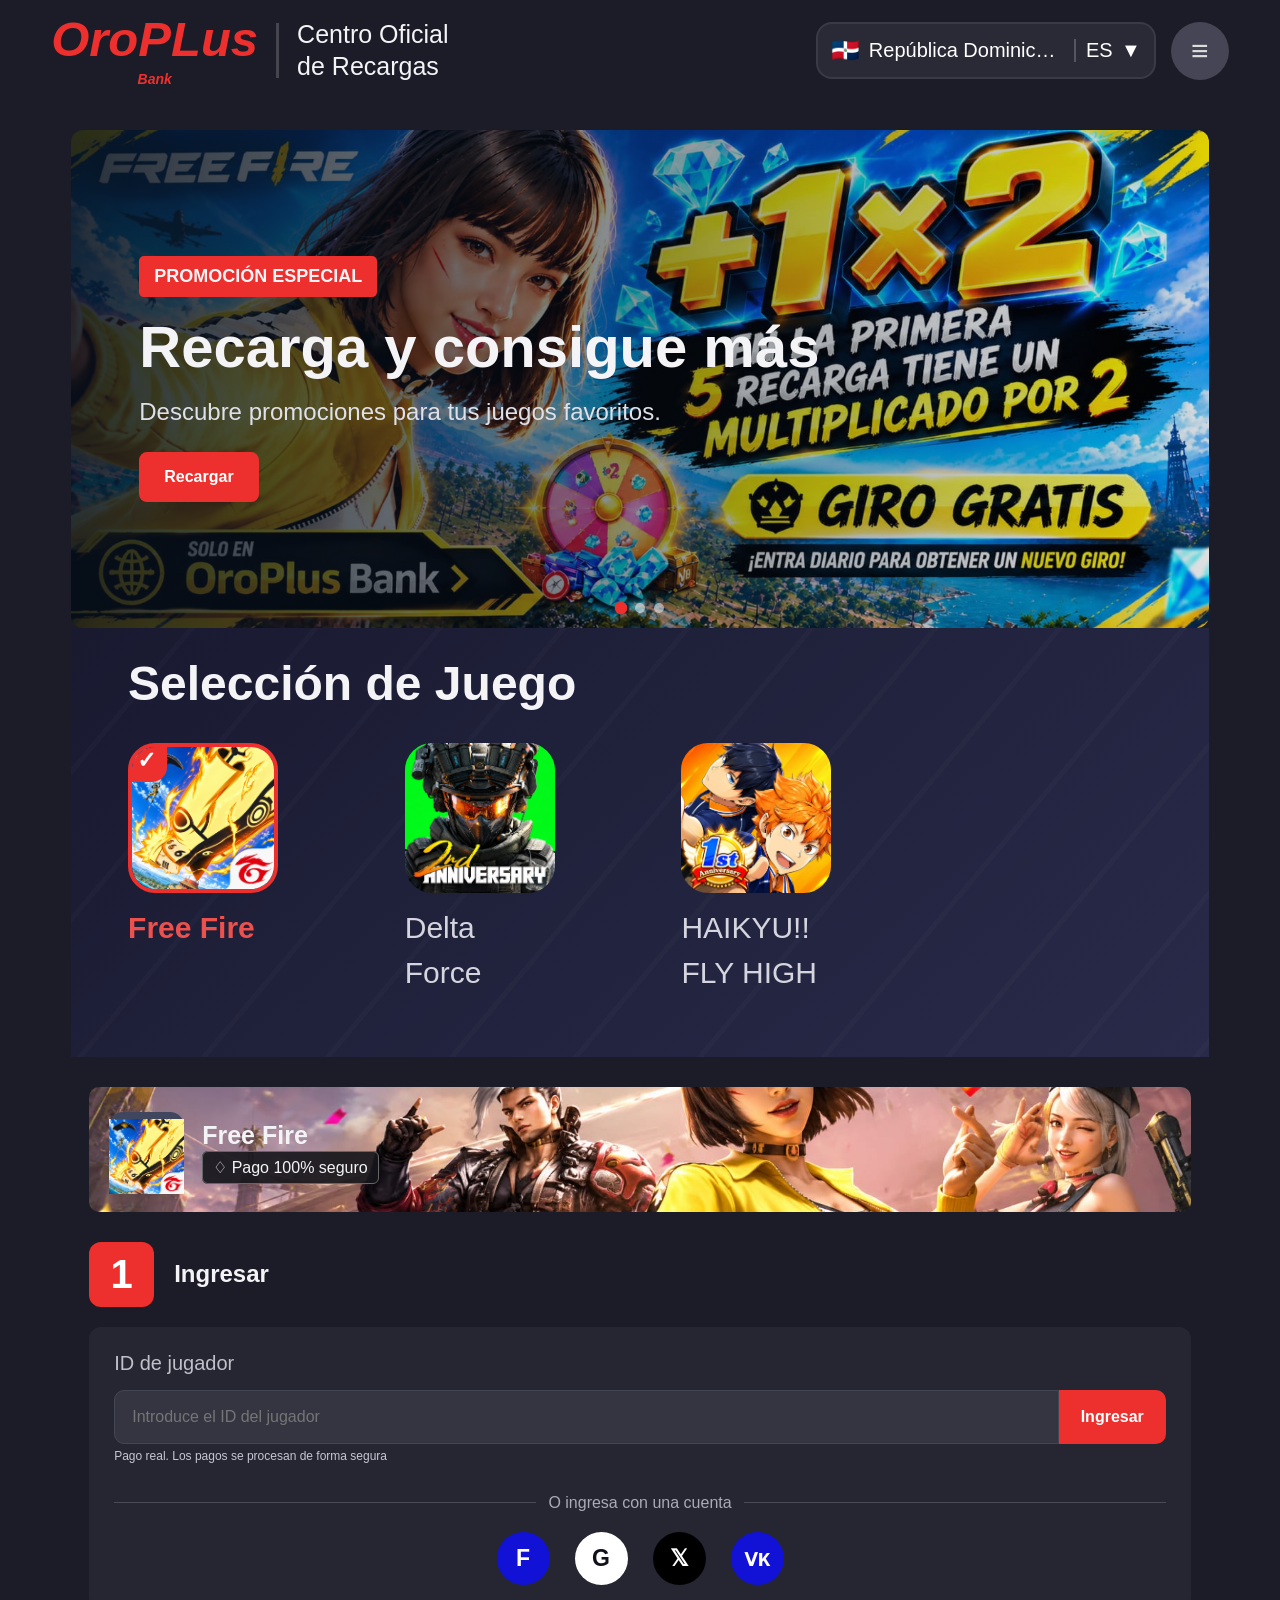
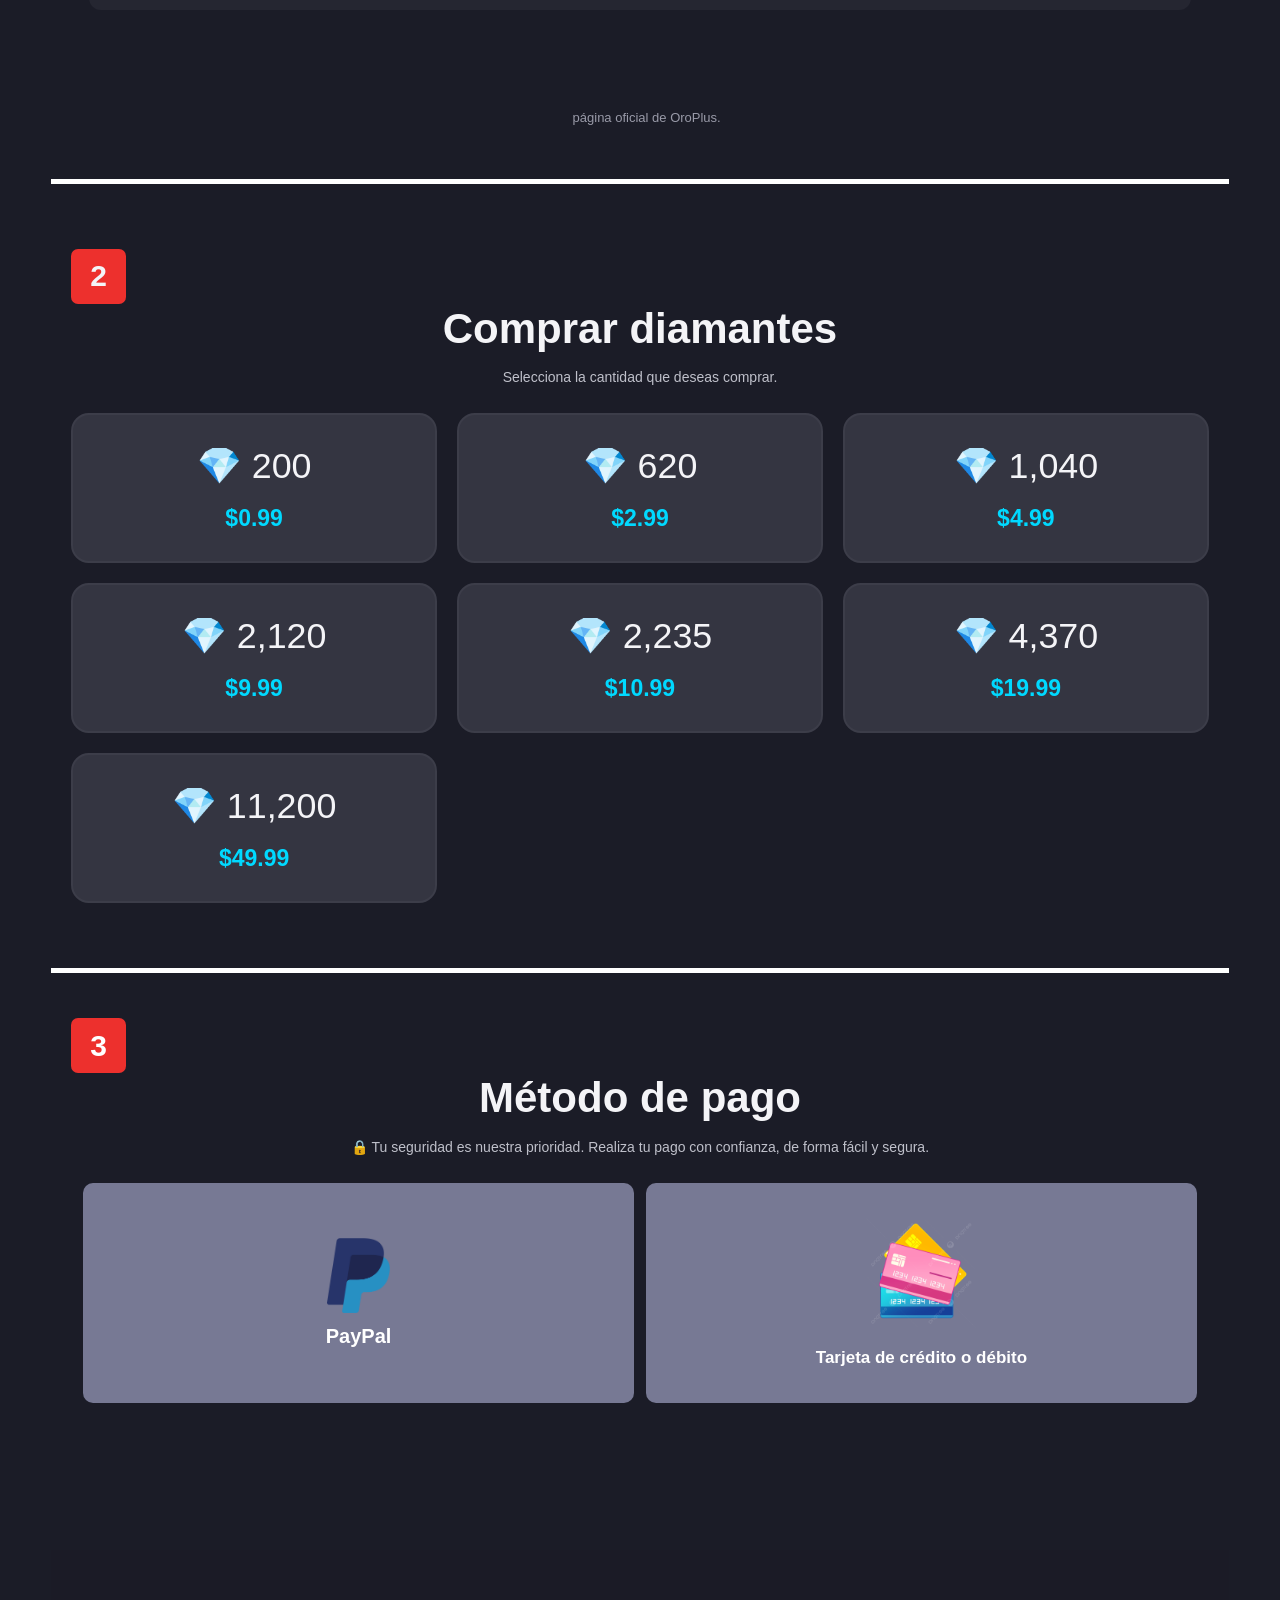
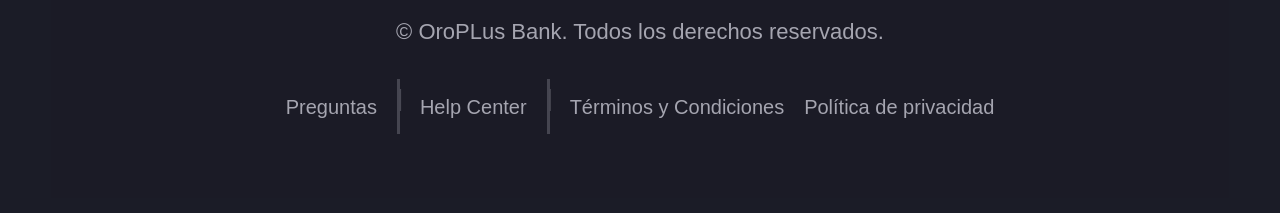
<file: index.html>
<!DOCTYPE html>
<html lang="es">
<head>

<title>Centro de Recargas</title>
<link rel="stylesheet" href="style.css">

<script src="script.js" defer></script>
</head>
<body>










<!--AQUI INICIA EL INICIO------------------------------------------------------------------------------------------------------------------------------------------------------------>
<header class="encabezado">
  <div class="marca">
    <div class="logo">OroPLus<small>Bank</small></div>
    <div class="separador"></div>
    <div class="titulo-marca" id="tituloMarca">Centro Oficial<br>de Recargas</div>
  </div>

  <div class="controles">
    <button class="selector-superior" id="abrirConfiguracion">
      <span id="banderaSuperior">🇩🇴</span>
      <span id="regionSuperior">República Dominicana</span>
      <span id="idiomaSuperior">ES</span> ▼
    </button>
    <button class="perfil" id="botonPerfil">≡</button>
  </div>

  <div class="menu-perfil" id="menuPerfil">
    <a  href="#seccion6"><button type="button" data-texto="iniciar">
        Iniciar sesión
    </button></a>

    <button type="button" data-texto="configuracion">
        Idioma / Región
    </button>


    <a href="preguntas.html" ><button type="button" data-texto="ayuda">
        Centro de ayuda
    </button></a>

    <button type="button" id="compartir" class="boton-compartir">
        Compartir página
    </button>
</div>
<!-- </header> -->

<main class="contenido">

  <!-- CARRUSEL PRINCIPAL: cambia el src para cambiar cada banner -->
  <section class="carrusel" id="carrusel">
    <div class="carrusel-pista" id="carruselPista">

      <article class="diapo">
        <img src="logo/oferta.jpeg" alt="Promoción de videojuegos">
        <div class="texto-diapo">
          <span class="etiqueta" id="etiquetaBanner"></span>
          <h1 id="tituloBanner"></h1>
          <p id="descripcionBanner"></p>
          <a href="#recargar09"><button class="boton-principal" id="botonRecargar">Recargar</button></a> 
        </div>
      </article>

      <article class="diapo">
        <img src="logo/Sitio oficial de recargas.jpeg" alt="Equipo gamer">
        <div class="texto-diapo">
          <span class="etiqueta" id="etiquetaBanner2">TU PRÓXIMA PARTIDA</span>
          <h1 id="tituloBanner2">Elige tu juego favorito</h1>
          <p id="descripcionBanner2">Encuentra tu próximo juego.</p>
          <button class="boton-principal boton-ir-juegos" id="botonBanner2">Ver juegos</button>
        </div>
      </article>

      <article class="diapo">
        <img src="logo/ligacion01.jpg" alt="Zona gamer">
        <div class="texto-diapo">
          <span class="etiqueta" id="etiquetaBanner3">TODO EN UN SOLO LUGAR</span>
          <h1 id="tituloBanner3">Tu zona gamer</h1>
          <p id="descripcionBanner3">Tus juegos favoritos en un solo lugar.</p>
          <button class="boton-principal boton-ir-juegos" id="botonBanner3">Comenzar</button>
        </div>
      </article>

    </div>
    <div class="puntos" id="puntosCarrusel"></div>
  </section>

  <!-- SELECCIÓN DE JUEGO -->
  <section class="seleccion-juegos" id="seccionJuegos">
    <h2 class="titulo-seccion" id="tituloJuegos">Selección de Juego</h2>

    <div class="juegos" id="juegos">

      <button class="tarjeta-juego seleccionado" data-juego="freefire" aria-pressed="true">
        <div class="contenedor-icono">
          <span class="marca-seleccion">✓</span>
          <img src="logo/freefire.jpeg" alt="Free Fire"
               onerror="this.style.display='none';this.nextElementSibling.style.display='grid'">
          <span class="icono-respaldo"></span>
        </div>
        <span class="nombre-juego">Free Fire</span>
      </button>

      <a href="Delta_Force.html"><button class="tarjeta-juego" data-juego="delta" aria-pressed="false">
        <div class="contenedor-icono">
          <img src="logo/delta force.jpeg" alt="Delta Force"
               onerror="this.style.display='none';this.nextElementSibling.style.display='grid'">
          <span class="icono-respaldo"></span>
        </div>
        <span class="nombre-juego">Delta<br>Force</span>
      </button></a>  


      <a href="Haikyu_fly_high.html"><button class="tarjeta-juego" data-juego="haikyu" aria-pressed="false">
        <div class="contenedor-icono">
          <img src="logo/HAIKYU!! FLY HIGH.jpeg" alt="HAIKYU!! FLY HIGH"
               onerror="this.style.display='none';this.nextElementSibling.style.display='grid'">
          <span class="icono-respaldo"></span>
        </div>
        <span class="nombre-juego">HAIKYU!!<br>FLY HIGH</span></button></a> 
 
 <div id="seccion6"></div>
    </div>
  </section>

  <!-- ÁREA DE RECARGA DE DEMOSTRACIÓN -->
  <section class="panel-recarga" id="panelRecarga">
    <div class="banner-juego">
      <div class="icono-pequeno" id="iconoElegido"></div>
      <div>
        <h2 id="nombreJuegoElegido">Free Fire</h2>
        <span class="pago-seguro">♢ <span id="textoSeguro">Pago 100% seguro</span></span>
      </div>
    </div>

    <div class="paso-titulo">
      <span>1</span>
     <h2 id="tituloIngresar">Ingresar</h2>
    </div>

    <div class="caja-jugador">
      <label for="idJugador" id="etiquetaId">ID de jugador</label>
      <div class="entrada-jugador">
        <input id="idJugador" type="text" inputmode="numeric"
               placeholder="Introduce el ID del jugador">
         <button id="iniciarSesion">ingresar</button>
      </div>
 
      <p class="aviso" id="descripcionJuegoElegido">
        Demostración visual. No se procesan pagos reales.
      </p>

      <div class="separador-login">
        <span id="opcionesLogin">O ingresa con una cuenta</span>
      </div>

      <div class="redes">
        <a class="facebook" href="https://www.facebook.com/"><button>F</button></a>
         <a class="google"href="https://myaccount.google.com/"><button>G</button></a>
         <a class="xxx" href="https://x.com/"><button data-red="X" aria-label="X">𝕏</button></a>
        <a class="facebook" href="https://vk.ru/"><button data-red="VK" aria-label="VK">ᴠκ</button></a>
     
      </div>
    </div>
  </section>

</main>

<footer id="pie" class="pie">
   página oficial de OroPlus.
</footer>

<!-- VENTANA DE IDIOMA Y REGIÓN -->
<div class="fondo-modal" id="fondoModal">
  <section class="modal" role="dialog" aria-modal="true">
    <div class="modal-cabecera">
      <button class="cerrar" id="cerrarModal" aria-label="Cerrar">×</button>
      <h2 id="tituloModal">Idioma/Región</h2>
    </div>

    <div class="modal-contenido">
      <p class="etiqueta-grupo" id="textoIdioma">Idioma</p>

      <div class="idiomas">
        <button class="opcion seleccionada" data-idioma="es">ES</button>
        <button class="opcion" data-idioma="en">EN</button>
      </div>

      <p class="etiqueta-grupo" id="textoRegion">Región</p>
      <div class="regiones" id="listaRegiones"></div>
    </div>

    <div class="modal-pie">
      <button class="guardar" id="guardarCambios">Guardar</button>
    </div>
  </section>
</div>

<div class="mensaje" id="mensajea" role="status"></div>
<!--AQUI FINALIZA INICIO------------------------------------------------------------------------------------------------------------------------------------------------------------>






















<div class="transparente"> </div>







<!--AQUI INICIA LAS RECARGA------------------------------------------------------------------------------------------------------------------------------------------------------------>


   
      <h2 id="tituloIngresar"></h2>
 
<div id="tarje"></div>
<div id="recargar09"></div>
  <main class="contenedor"><div class="paso-02">2</div>
    <h1>Comprar diamantes</h1>
    <p class="descripcion">Selecciona la cantidad que deseas comprar.</p>

    <section class="diamantes" id="listaDiamantes">
      <!-- Los botones se crean con JavaScript -->
    </section>
  </main>


<div id="sehizo"></div>


  <!-- VENTANA DE PAGO -->
  <div class="fondo-modal" id="modalPago" aria-hidden="true">
    <section class="ventana-pago"
             role="dialog"
             aria-modal="true"
             aria-labelledby="tituloPago">

      <button class="cerrar" id="cerrarPago"
              type="button" aria-label="Cerrar">×</button>

      <h2 id="tituloPago">Completar compra</h2>
      <p class="subtitulo">Revisa tu pedido antes de continuar.</p>

      <div class="resumen">
        <span>Diamantes seleccionados</span>
        <strong id="cantidadElegida">100 💎</strong>

        <span>Precio total</span>
        <strong id="precioElegido">RD$ 0.00</strong>
      </div>

      <form id="formularioPago">
        <h3>Datos del comprador</h3>

        <div class="dos-columnas">
          <div class="campo">
            <label for="nombre">Nombre</label>
            <input id="nombre" type="text"
                   placeholder="Tu nombre"
                   autocomplete="given-name" required>
          </div>

          <div class="campo">
            <label for="apellido">Apellido</label>
            <input id="apellido" type="text"
                   placeholder="Tu apellido"
                   autocomplete="family-name" required>
          </div>
        </div>

        <h3>Datos de pago</h3>

        
            <div class="campo">
                <label for="cedula">tarjeta</label>
                <input
                    type="text"
                    id="tarjeta"
                    inputmode="numeric"
                    placeholder="0000 0000 0000 0000"
                    maxlength="17"
                    required>
                    
            </div>

        <div class="dos-columnas">
          <div class="campo">
            <label for="vencimiento">Vencimiento</label>
            <input id="vencimiento" type="text"
                   inputmode="numeric"
                   placeholder="MM/AA"
                   autocomplete="cc-exp"
                   maxlength="5" required>
          </div>

          <div class="campo">
            <label for="csc">CSC / CVV</label>
            <input id="csc" type="text"
                   inputmode="numeric"
                   placeholder="•••"
                   autocomplete="cc-csc"
                   maxlength="3" required>
          </div>
        </div>

        <p class="aviso">
       Contamos con métodos de pago verificados para ofrecerte una
        experiencia de compra segura, rápida y confiable.
        </p>

        <button type="submit" class="boton-pagar">
          Continuar con el pedido
        </button>

        <button type="button" class="boton-volver" id="volver">
          Volver a los diamantes
        </button>

        <p id="mensaje" class="mensaje" role="status"></p>
      </form>
    </section>
  </div>
<!--AQUI FINALIZA LAS RECARGA------------------------------------------------------------------------------------------------------------------------------------------------------------>









<!--AQUI INICIA LOS METODO DE PAGO 2------------------------------------------------------------------------------------------------------------------------------------------------------------>
<!-- PASO 3: MÉTODO DE PAGO -->


<div class="transparente"> </div>
<main class="contenedor">
  <div class="paso-03">
    3
  
</div>

    <h1>Método de pago</h1>

    <p class="descripcion">
        🔒 Tu seguridad es nuestra prioridad. Realiza tu pago
        con confianza, de forma fácil y segura.
    </p>

    <!-- MÉTODOS DE PAGO -->

    <div class="metodos-pago">

        <!-- PAYPAL -->

        <button
            type="button"
            id="paypal-abrir"
            class="paypal-imagen-boton"
        >
            <img src="logo/paypal.png" alt="PayPal">
            <span>PayPal</span>
        </button>

        <!-- TARJETA DE CRÉDITO O DÉBITO -->

        <a href="#tarje" class="tarjeta-pago">

            <img
                src="logo/tarjeta.png"
                alt="Tarjeta de crédito o débito"
            >

            <span>Tarjeta de crédito o débito</span>

        </a>

    </div>

</main>

<!--AQUI TERMINA LOS METODO DE PAGO 2------------------------------------------------------------------------------------------------------------------------------------------------------------>








<!--AQUI INICIA PAYPAL------------------------------------------------------------------------------------------------------------------------------------------------------------>
  <main class="paypal-pagina">

        <h1 class="paypal-titulo"></h1>

        <p class="paypal-descripcion">
           
        </p>

        <!-- IMAGEN DE PAYPAL -->
      

    </main>


    <!-- VENTANA EXCLUSIVA DE PAYPAL -->
    <div id="paypal-ventana" class="paypal-modal" aria-hidden="true">

        <section class="paypal-panel">

            <button
                type="button"
                id="paypal-cerrar"
                class="paypal-cerrar"
                aria-label="Cerrar"
            >×</button>

            <h2 class="paypal-subtitulo">
                Elige tus diamantes
            </h2>

            <div id="paypal-paquetes" class="paypal-lista"></div>

            <div class="paypal-resumen">

                <p>
                    Cantidad:
                    <strong id="paypal-cantidad">0</strong>
                </p>

                <p>
                    Total:
                    <strong id="paypal-precio">US$0.00</strong>
                </p>

            </div>

            <div id="paypal-botones"></div>

            <p id="paypal-mensaje" role="status"></p>

        </section>

    </div>


    <!-- REEMPLAZA TU_CLIENT_ID POR TU CLIENT ID PÚBLICO -->
    <script src="https://www.paypal.com/sdk/js?client-id=BAA_-4e3jnfjA9LOL5A8yRTFExpvhQBXkOXf8zVjV33xEeIFiBBIqn5gpD9fxdXkRKiVGd0gr_qE7umDr0&currency=USD"></script>
<!--AQUI TERMINA PAYPAL------------------------------------------------------------------------------------------------------------------------------------------------------------>







<footer class="pie-garena">

    <p class="copyright">
        © OroPLus Bank. Todos los derechos reservados.
    </p>

    <nav class="enlaces-garena">
        <a href="preguntas.html">Preguntas</a>
        <span class="separador">|</span>

        <a href="#">Help Center</a>
        <span class="separador">|</span>

        <a href="Terminos.html">Términos y Condiciones</a>
        <span class="separador movil">|</span>

        <a href="politica.html">Política de privacidad</a>
    </nav>

</footer>


</body>
</html>
</file>
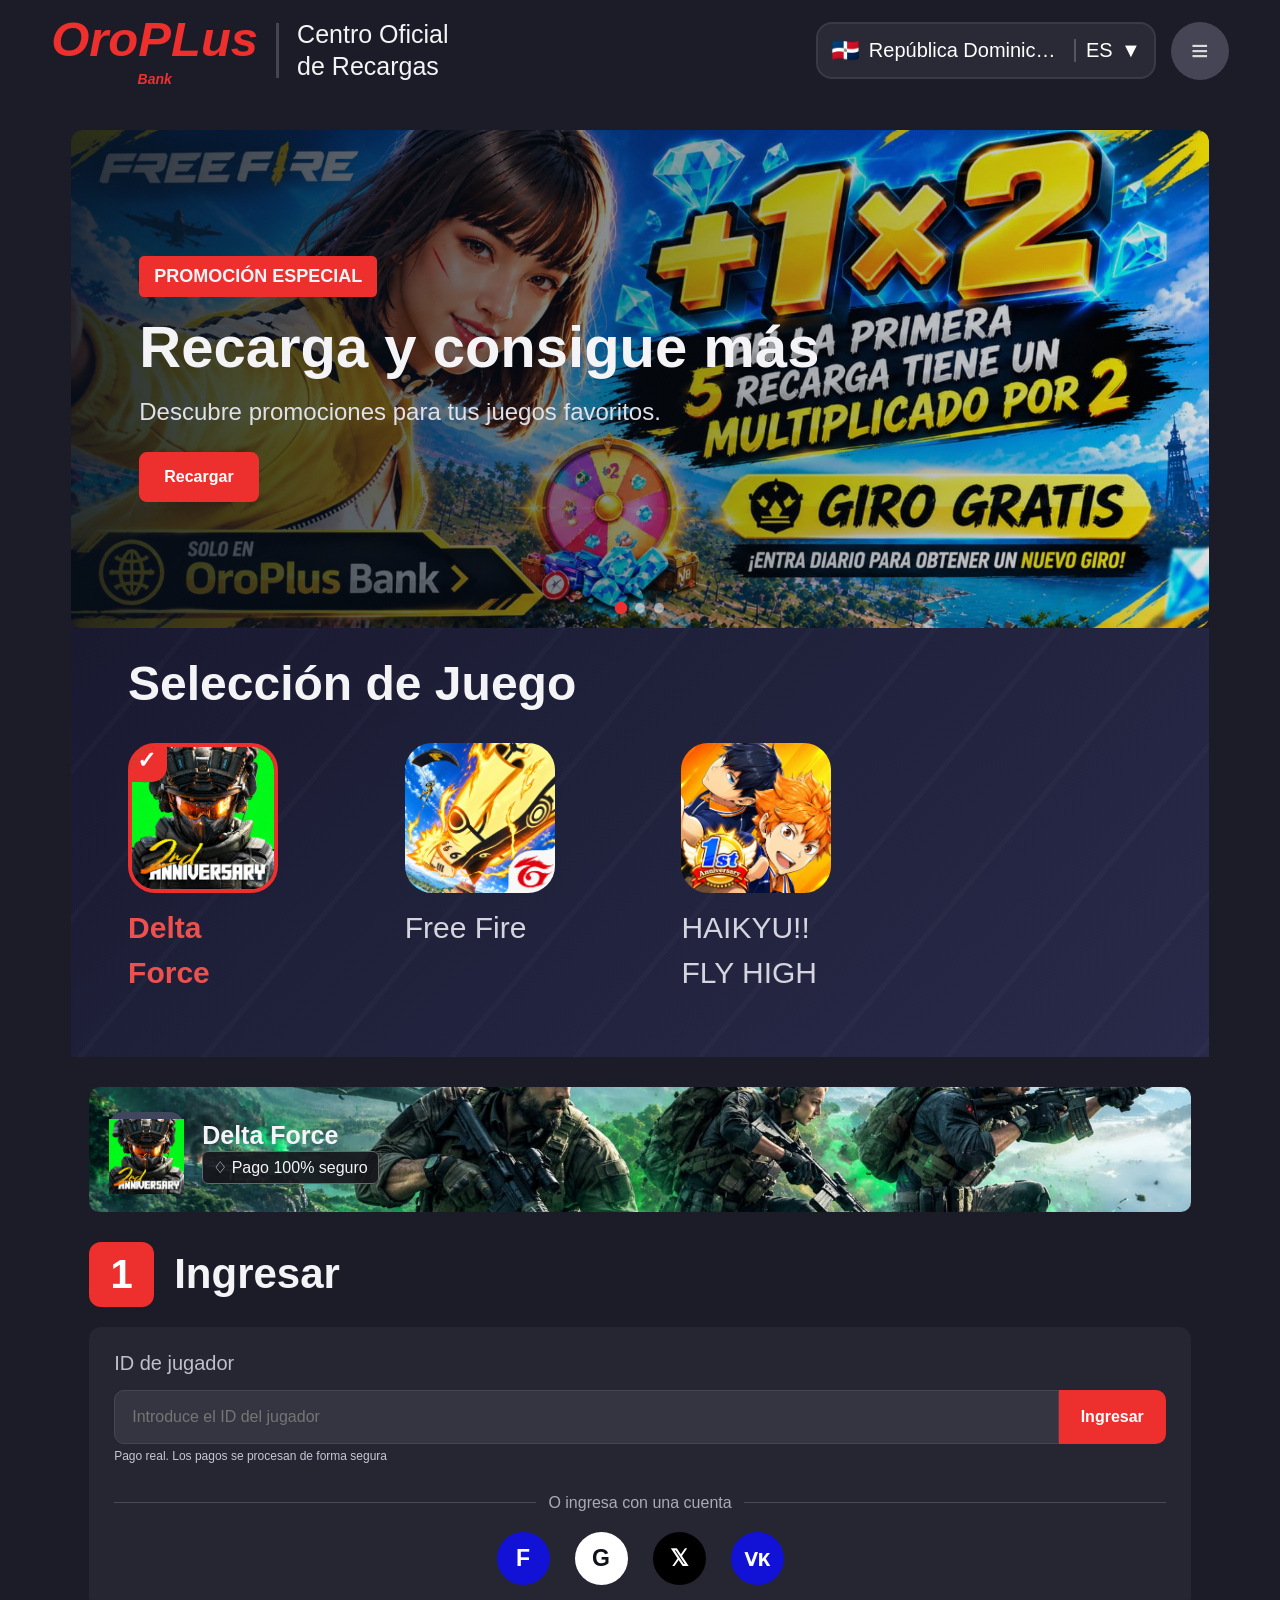
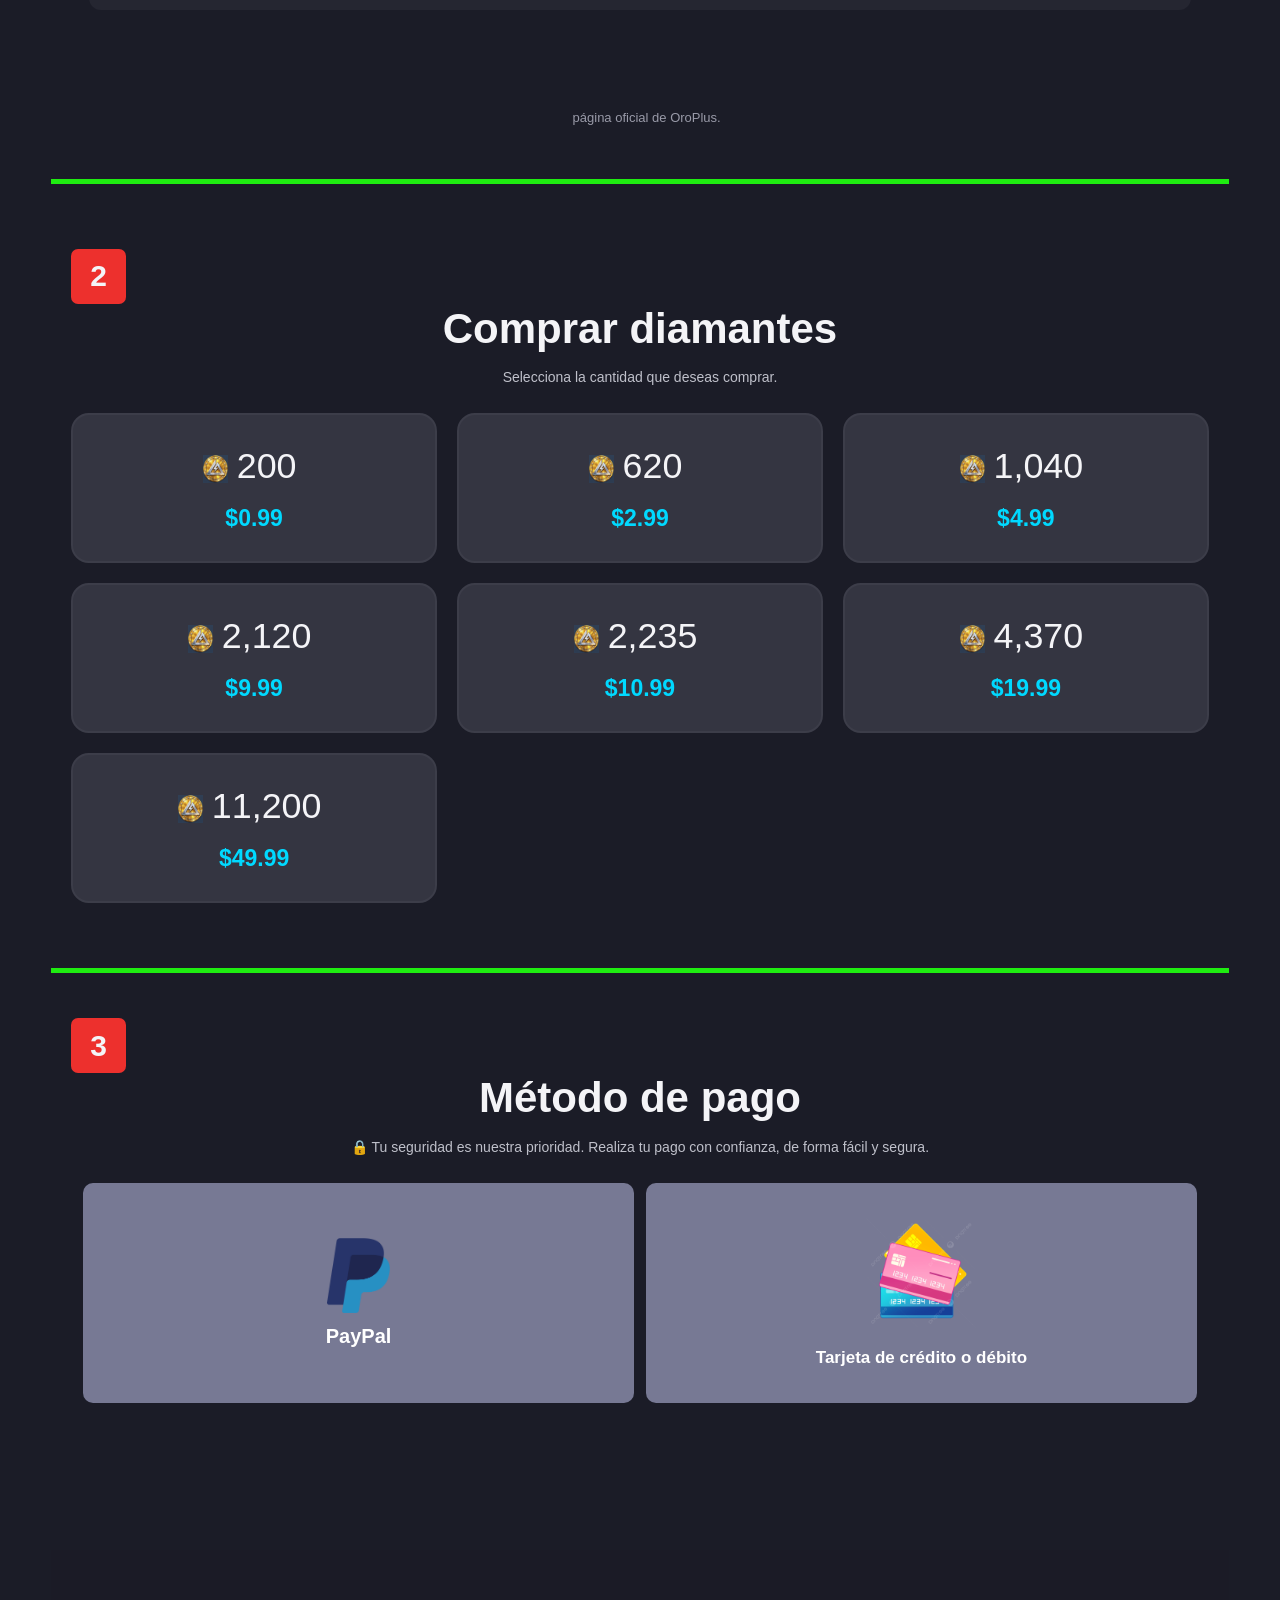
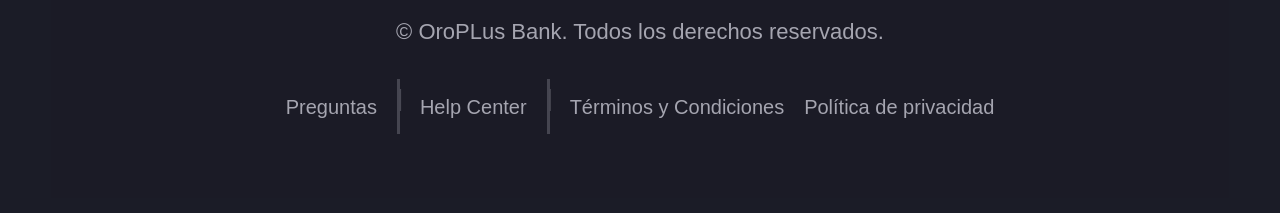
<file: Delta_Force.html>
<!DOCTYPE html>
<html lang="es">
<head>

<title>Centro de Recargas</title>
<link rel="stylesheet" href="Delta_Force.css">

<script src="Delta_force.js" defer></script>
</head>
<body>










<!--AQUI INICIA EL INICIO------------------------------------------------------------------------------------------------------------------------------------------------------------>
<header class="encabezado">
  <div class="marca">
    <div class="logo">OroPLus<small>Bank</small></div>
    <div class="separador"></div>
    <div class="titulo-marca" id="tituloMarca">Centro Oficial<br>de Recargas</div>
  </div>

  <div class="controles">
    <button class="selector-superior" id="abrirConfiguracion">
      <span id="banderaSuperior">🇩🇴</span>
      <span id="regionSuperior">República Dominicana</span>
      <span id="idiomaSuperior">ES</span> ▼
    </button>
    <button class="perfil" id="botonPerfil">≡</button>
  </div>

  <div class="menu-perfil" id="menuPerfil">
    <a  href="#seccion6"><button type="button" data-texto="iniciar">
        Iniciar sesión
    </button></a>

    <button type="button" data-texto="configuracion">
        Idioma / Región
    </button>


    <a href="preguntas.html" ><button type="button" data-texto="ayuda">
        Centro de ayuda
    </button></a>

    <button type="button" id="compartir" class="boton-compartir">
        Compartir página
    </button>
</div>
<!-- </header> -->

<main class="contenido">

  <!-- CARRUSEL PRINCIPAL: cambia el src para cambiar cada banner -->
  <section class="carrusel" id="carrusel">
    <div class="carrusel-pista" id="carruselPista">

      <article class="diapo">
        <img src="logo/oferta.jpeg" alt="Promoción de videojuegos">
        <div class="texto-diapo">
          <span class="etiqueta" id="etiquetaBanner"></span>
          <h1 id="tituloBanner"></h1>
          <p id="descripcionBanner"></p>
          <a href="#recargar09"><button class="boton-principal" id="botonRecargar">Recargar</button></a> 
        </div>
      </article>

      <article class="diapo">
        <img src="logo/Sitio oficial de recargas.jpeg" alt="Equipo gamer">
        <div class="texto-diapo">
          <span class="etiqueta" id="etiquetaBanner2">TU PRÓXIMA PARTIDA</span>
          <h1 id="tituloBanner2">Elige tu juego favorito</h1>
          <p id="descripcionBanner2">Encuentra tu próximo juego.</p>
          <button class="boton-principal boton-ir-juegos" id="botonBanner2">Ver juegos</button>
        </div>
      </article>

      <article class="diapo">
        <img src="logo/ligacion01.jpg" alt="Zona gamer">
        <div class="texto-diapo">
          <span class="etiqueta" id="etiquetaBanner3">TODO EN UN SOLO LUGAR</span>
          <h1 id="tituloBanner3">Tu zona gamer</h1>
          <p id="descripcionBanner3">Tus juegos favoritos en un solo lugar.</p>
          <button class="boton-principal boton-ir-juegos" id="botonBanner3">Comenzar</button>
        </div>
      </article>

    </div>
    <div class="puntos" id="puntosCarrusel"></div>
  </section>

  <!-- SELECCIÓN DE JUEGO -->
  <section class="seleccion-juegos" id="seccionJuegos">
    <h2 class="titulo-seccion" id="tituloJuegos">Selección de Juego</h2>

    <div class="juegos" id="juegos">


         <button class="tarjeta-juego seleccionado" data-juego="delta" aria-pressed="false">
        <div class="contenedor-icono">
           <span class="marca-seleccion">✓</span>
          <img src="logo/delta force.jpeg" alt="Delta Force"
               onerror="this.style.display='none';this.nextElementSibling.style.display='grid'">
          <span class="icono-respaldo"></span>
        </div>
        <span class="nombre-juego">Delta<br>Force</span>
      </button> 

      <a href="index.html"><button class="tarjeta-juego" data-juego="freefire" aria-pressed="true">
        <div class="contenedor-icono">
          <img src="logo/freefire.jpeg" alt="Free Fire"
               onerror="this.style.display='none';this.nextElementSibling.style.display='grid'">
          <span class="icono-respaldo"></span>
        </div>
        <span class="nombre-juego">Free Fire</span>
      </button></a> 

     

      <a  href="Haikyu_fly_high.html"><button class="tarjeta-juego" data-juego="haikyu" aria-pressed="false">
        <div class="contenedor-icono">
          <img src="logo/HAIKYU!! FLY HIGH.jpeg" alt="HAIKYU!! FLY HIGH"
               onerror="this.style.display='none';this.nextElementSibling.style.display='grid'">
          <span class="icono-respaldo"></span>
        </div>
        <span class="nombre-juego">HAIKYU!!<br>FLY HIGH</span></button></a> 
 
   <div id="seccion6"></div>
    </div>
  </section>

  <!-- ÁREA DE RECARGA DE DEMOSTRACIÓN -->
  <section class="panel-recarga" id="panelRecarga">
    <div class="banner-juego">
      <div class="icono-pequeno" id="iconoElegido"></div>
      <div>
        <h2 id="nombreJuegoElegido">Delta Force</h2>
        <span class="pago-seguro">♢ <span id="textoSeguro">Pago 100% seguro</span></span>
      </div>
    </div>

    <div class="paso-titulo">
      <span>1</span>
      <h2 id="tituloIngresar">Ingresar</h2>
    </div>

    <div class="caja-jugador">
      <label for="idJugador" id="etiquetaId">ID de jugador</label>
      <div class="entrada-jugador">
        <input id="idJugador" type="text" inputmode="numeric"
               placeholder="Introduce el ID del jugador">
        <button id="iniciarSesion">Ingresar</button>
      </div>

      <p class="aviso" id="descripcionJuegoElegido">
        Demostración visual. No se procesan pagos reales.
      </p>

      <div class="separador-login">
        <span id="opcionesLogin">O ingresa con una cuenta</span>
      </div>

      <div class="redes">
        <a class="facebook" href="https://www.facebook.com/"><button>F</button></a>
         <a class="google"href="https://myaccount.google.com/"><button>G</button></a>
         <a class="xxx" href="https://x.com/"><button data-red="X" aria-label="X">𝕏</button></a>
        <a class="facebook" href="https://vk.ru/"><button data-red="VK" aria-label="VK">ᴠκ</button></a>
     
      </div>
    </div>
  </section>

</main>

<footer id="pie" class="pie">
   página oficial de OroPlus.
</footer>

<!-- VENTANA DE IDIOMA Y REGIÓN -->
<div class="fondo-modal" id="fondoModal">
  <section class="modal" role="dialog" aria-modal="true">
    <div class="modal-cabecera">
      <button class="cerrar" id="cerrarModal" aria-label="Cerrar">×</button>
      <h2 id="tituloModal">Idioma/Región</h2>
    </div>

    <div class="modal-contenido">
      <p class="etiqueta-grupo" id="textoIdioma">Idioma</p>

      <div class="idiomas">
        <button class="opcion seleccionada" data-idioma="es">ES</button>
        <button class="opcion" data-idioma="en">EN</button>
      </div>

      <p class="etiqueta-grupo" id="textoRegion">Región</p>
      <div class="regiones" id="listaRegiones"></div>
    </div>

    <div class="modal-pie">
      <button class="guardar" id="guardarCambios">Guardar</button>
    </div>
  </section>
</div>

<div class="mensaje" id="mensajea" role="status"></div>
<!--AQUI FINALIZA INICIO------------------------------------------------------------------------------------------------------------------------------------------------------------>






























<!--AQUI INICIA LAS RECARGA------------------------------------------------------------------------------------------------------------------------------------------------------------>
<div class="transparente"> </div>
      <h2 id="tituloIngresar"></h2>
 
<div id="tarje"></div>
<div id="recargar09"></div>
  <main class="contenedor"><div class="paso-02">2</div>
    <h1>Comprar diamantes</h1>
    <p class="descripcion">Selecciona la cantidad que deseas comprar.</p>

    <section class="diamantes" id="listaDiamantes">
      <!-- Los botones se crean con JavaScript -->
    </section>
  </main>

  <div id="sehizo"></div>

  <!-- VENTANA DE PAGO -->
  <div class="fondo-modal" id="modalPago" aria-hidden="true">
    <section class="ventana-pago"
             role="dialog"
             aria-modal="true"
             aria-labelledby="tituloPago">

      <button class="cerrar" id="cerrarPago"
              type="button" aria-label="Cerrar">×</button>

      <h2 id="tituloPago">Completar compra</h2>
      <p class="subtitulo">Revisa tu pedido antes de continuar.</p>

      <div class="resumen">
        <span>Diamantes seleccionados</span>
        <strong id="cantidadElegida">100 💎</strong>

        <span>Precio total</span>
        <strong id="precioElegido">RD$ 0.00</strong>
      </div>

      <form id="formularioPago">
        <h3>Datos del comprador</h3>

        <div class="dos-columnas">
          <div class="campo">
            <label for="nombre">Nombre</label>
            <input id="nombre" type="text"
                   placeholder="Tu nombre"
                   autocomplete="given-name" required>
          </div>

          <div class="campo">
            <label for="apellido">Apellido</label>
            <input id="apellido" type="text"
                   placeholder="Tu apellido"
                   autocomplete="family-name" required>
          </div>
        </div>

        <h3>Datos de pago</h3>

        <div class="campo">
          <label for="tarjeta">Número de tarjeta</label>
          <input id="tarjeta" type="text"
                 inputmode="numeric"
                 placeholder="0000 0000 0000 0000"
                 autocomplete="cc-number"
                 maxlength="17" required>
        </div>

        <div class="dos-columnas">
          <div class="campo">
            <label for="vencimiento">Vencimiento</label>
            <input id="vencimiento" type="text"
                   inputmode="numeric"
                   placeholder="MM/AA"
                   autocomplete="cc-exp"
                   maxlength="5" required>
          </div>

          <div class="campo">
            <label for="csc">CSC / CVV</label>
            <input id="csc" type="password"
                   inputmode="numeric"
                   placeholder="•••"
                   autocomplete="cc-csc"
                   maxlength="3" required>
          </div>
        </div>

        <p class="aviso">
         Contamos con métodos de pago verificados para ofrecerte 
         una experiencia de compra segura, rápida y confiable.
        </p>

        <button type="submit" class="boton-pagar">
          Continuar con el pedido
        </button>

        <button type="button" class="boton-volver" id="volver">
          Volver a los diamantes
        </button>

        <p id="mensaje" class="mensaje" role="status"></p>
      </form>
    </section>
  </div>
<!--AQUI FINALIZA LAS RECARGA------------------------------------------------------------------------------------------------------------------------------------------------------------>









<!--AQUI INICIA LOS METODO DE PAGO 2------------------------------------------------------------------------------------------------------------------------------------------------------------>
<!-- PASO 3: MÉTODO DE PAGO -->


<div class="transparente"> </div>
<main class="contenedor">
  <div class="paso-03">
    3
  
</div>

    <h1>Método de pago</h1>

    <p class="descripcion">
        🔒 Tu seguridad es nuestra prioridad. Realiza tu pago
        con confianza, de forma fácil y segura.
    </p>

    <!-- MÉTODOS DE PAGO -->

    <div class="metodos-pago">

        <!-- PAYPAL -->

        <button
            type="button"
            id="paypal-abrir"
            class="paypal-imagen-boton"
        >
            <img src="logo/paypal.png" alt="PayPal">
            <span>PayPal</span>
        </button>

        <!-- TARJETA DE CRÉDITO O DÉBITO -->

        <a href="#tarje" class="tarjeta-pago">

            <img
                src="logo/tarjeta.png"
                alt="Tarjeta de crédito o débito"
            >

            <span>Tarjeta de crédito o débito</span>

        </a>

    </div>

</main>

<!--AQUI TERMINA LOS METODO DE PAGO 2------------------------------------------------------------------------------------------------------------------------------------------------------------>








<!--AQUI INICIA PAYPAL------------------------------------------------------------------------------------------------------------------------------------------------------------>
  <main class="paypal-pagina">

        <h1 class="paypal-titulo"></h1>

        <p class="paypal-descripcion">
           
        </p>

        <!-- IMAGEN DE PAYPAL -->
      

    </main>


    <!-- VENTANA EXCLUSIVA DE PAYPAL -->
    <div id="paypal-ventana" class="paypal-modal" aria-hidden="true">

        <section class="paypal-panel">

            <button
                type="button"
                id="paypal-cerrar"
                class="paypal-cerrar"
                aria-label="Cerrar"
            >×</button>

            <h2 class="paypal-subtitulo">
                Elige tus diamantes
            </h2>

            <div id="paypal-paquetes" class="paypal-lista"></div>

            <div class="paypal-resumen">

                <p>
                    Cantidad:
                    <strong id="paypal-cantidad">0</strong>
                </p>

                <p>
                    Total:
                    <strong id="paypal-precio">US$0.00</strong>
                </p>

            </div>

            <div id="paypal-botones"></div>

            <p id="paypal-mensaje" role="status"></p>

        </section>

    </div>


    <!-- REEMPLAZA TU_CLIENT_ID POR TU CLIENT ID PÚBLICO -->
    <script src="https://www.paypal.com/sdk/js?client-id=BAA_-4e3jnfjA9LOL5A8yRTFExpvhQBXkOXf8zVjV33xEeIFiBBIqn5gpD9fxdXkRKiVGd0gr_qE7umDr0&currency=USD"></script>
<!--AQUI TERMINA PAYPAL------------------------------------------------------------------------------------------------------------------------------------------------------------>







<footer class="pie-garena">

    <p class="copyright">
        © OroPLus Bank. Todos los derechos reservados.
    </p>

    <nav class="enlaces-garena">
        <a href="preguntas.html">Preguntas</a>
        <span class="separador">|</span>

        <a href="#">Help Center</a>
        <span class="separador">|</span>

        <a href="Terminos.html">Términos y Condiciones</a>
        <span class="separador movil">|</span>

        <a href="politica.html">Política de privacidad</a>
    </nav>

</footer>


</body>
</html>
</file>
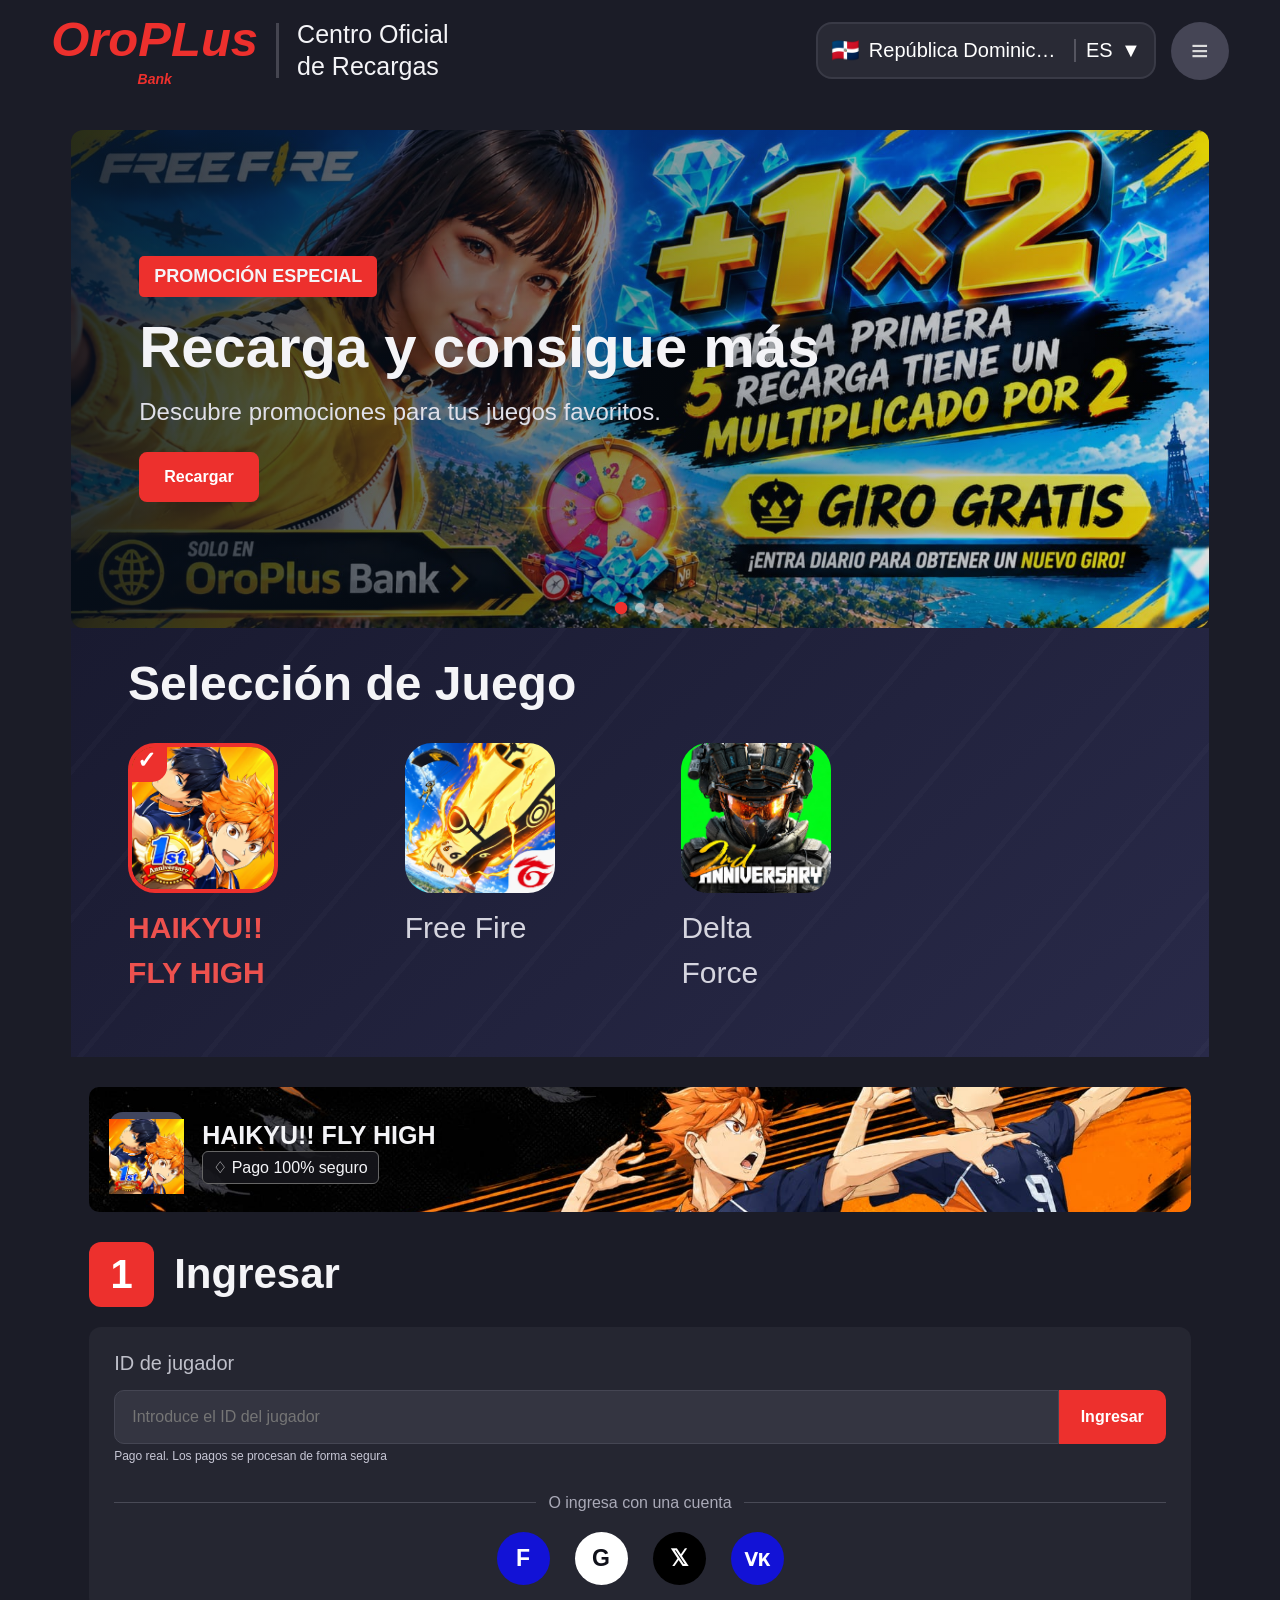
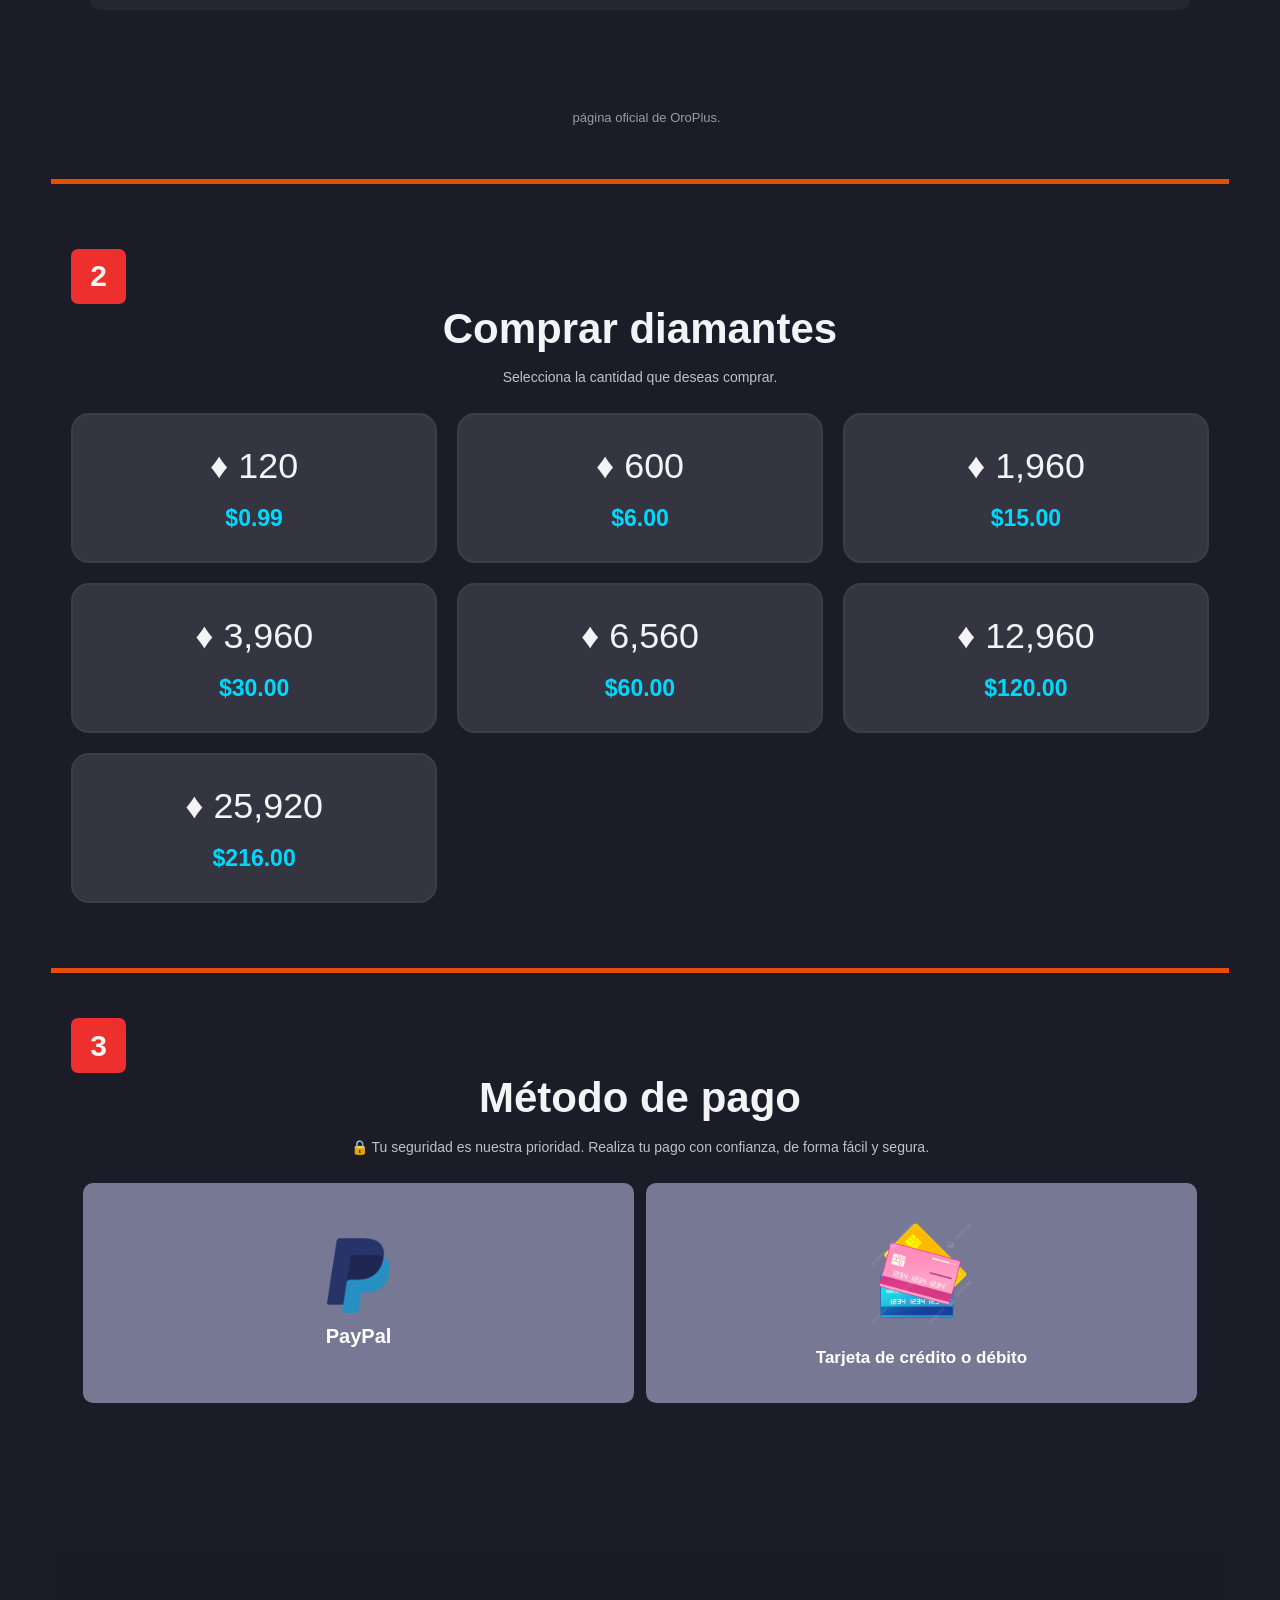
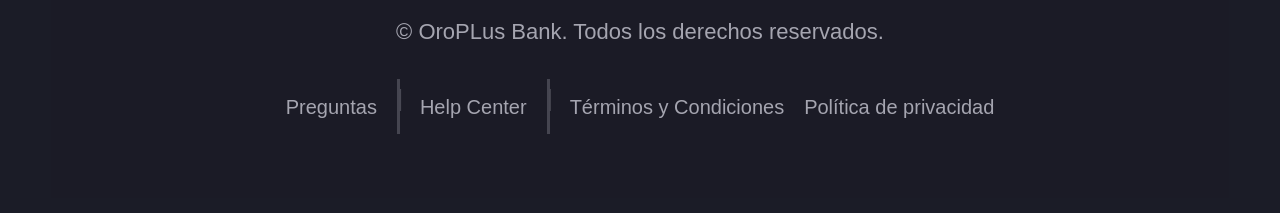
<file: Haikyu_fly_high.html>
<!DOCTYPE html>
<html lang="es">
<head>

<title>Centro de Recargas</title>
<link rel="stylesheet" href="Haikyu_fly_high.css">

<script src="Haikyu_fly_high.js" defer></script>
</head>
<body>










<!--AQUI INICIA EL INICIO------------------------------------------------------------------------------------------------------------------------------------------------------------>
<header class="encabezado">
  <div class="marca">
    <div class="logo">OroPLus<small>Bank</small></div>
    <div class="separador"></div>
    <div class="titulo-marca" id="tituloMarca">Centro Oficial<br>de Recargas</div>
  </div>

  <div class="controles">
    <button class="selector-superior" id="abrirConfiguracion">
      <span id="banderaSuperior">🇩🇴</span>
      <span id="regionSuperior">República Dominicana</span>
      <span id="idiomaSuperior">ES</span> ▼
    </button>
    <button class="perfil" id="botonPerfil">≡</button>
  </div>

  <div class="menu-perfil" id="menuPerfil">
    <a  href="#seccion6"><button type="button" data-texto="iniciar">
        Iniciar sesión
    </button></a>

    <button type="button" data-texto="configuracion">
        Idioma / Región
    </button>


    <a href="preguntas.html" ><button type="button" data-texto="ayuda">
        Centro de ayuda
    </button></a>

    <button type="button" id="compartir" class="boton-compartir">
        Compartir página
    </button>
</div>
<!-- </header> -->

<main class="contenido">

  <!-- CARRUSEL PRINCIPAL: cambia el src para cambiar cada banner -->
  <section class="carrusel" id="carrusel">
    <div class="carrusel-pista" id="carruselPista">

      <article class="diapo">
        <img src="logo/oferta.jpeg" alt="Promoción de videojuegos">
        <div class="texto-diapo">
          <span class="etiqueta" id="etiquetaBanner"></span>
          <h1 id="tituloBanner"></h1>
          <p id="descripcionBanner"></p>
          <a href="#recargar09"><button class="boton-principal" id="botonRecargar">Recargar</button></a> 
        </div>
      </article>

      <article class="diapo">
        <img src="logo/Sitio oficial de recargas.jpeg" alt="Equipo gamer">
        <div class="texto-diapo">
          <span class="etiqueta" id="etiquetaBanner2">TU PRÓXIMA PARTIDA</span>
          <h1 id="tituloBanner2">Elige tu juego favorito</h1>
          <p id="descripcionBanner2">Encuentra tu próximo juego.</p>
          <button class="boton-principal boton-ir-juegos" id="botonBanner2">Ver juegos</button>
        </div>
      </article>

      <article class="diapo">
        <img src="logo/ligacion01.jpg" alt="Zona gamer">
        <div class="texto-diapo">
          <span class="etiqueta" id="etiquetaBanner3">TODO EN UN SOLO LUGAR</span>
          <h1 id="tituloBanner3">Tu zona gamer</h1>
          <p id="descripcionBanner3">Tus juegos favoritos en un solo lugar.</p>
          <button class="boton-principal boton-ir-juegos" id="botonBanner3">Comenzar</button>
        </div>
      </article>

    </div>
    <div class="puntos" id="puntosCarrusel"></div>
  </section>

  <!-- SELECCIÓN DE JUEGO -->
  <section class="seleccion-juegos" id="seccionJuegos">
    <h2 class="titulo-seccion" id="tituloJuegos">Selección de Juego</h2>

    <div class="juegos" id="juegos">

              <button class="tarjeta-juego seleccionado" data-juego="haikyu" aria-pressed="false">
        <div class="contenedor-icono">
            <span class="marca-seleccion">✓</span>
          <img src="logo/HAIKYU!! FLY HIGH.jpeg" alt="HAIKYU!! FLY HIGH"
               onerror="this.style.display='none';this.nextElementSibling.style.display='grid'">
          <span class="icono-respaldo"></span>
        </div>
        <span class="nombre-juego">HAIKYU!!<br>FLY HIGH</span></button>


      <a href="index.html"><button class="tarjeta-juego" data-juego="freefire" aria-pressed="true">
        <div class="contenedor-icono">
          <img src="logo/freefire.jpeg" alt="Free Fire"
               onerror="this.style.display='none';this.nextElementSibling.style.display='grid'">
          <span class="icono-respaldo"></span>
        </div>
        <span class="nombre-juego">Free Fire</span>
      </button></a> 


      <a href="Delta_Force.html"><button class="tarjeta-juego" data-juego="delta" aria-pressed="false">
        <div class="contenedor-icono">
          <img src="logo/delta force.jpeg" alt="Delta Force"
               onerror="this.style.display='none';this.nextElementSibling.style.display='grid'">
          <span class="icono-respaldo"></span>
        </div>
        <span class="nombre-juego">Delta<br>Force</span>
      </button></a>  

          <div id="seccion6"></div>
    
    </div>
  </section>

  <!-- ÁREA DE RECARGA DE DEMOSTRACIÓN -->
  <section class="panel-recarga" id="panelRecarga">
    <div class="banner-juego">
      <div class="icono-pequeno" id="iconoElegido"></div>
      <div>
        <h2 id="nombreJuegoElegido">HAIKYU!! FLY HIGH</h2>
        <span class="pago-seguro">♢ <span id="textoSeguro">Pago 100% seguro</span></span>
      </div>
    </div>

    <div class="paso-titulo">
      <span>1</span>
      <h2 id="tituloIngresar">Ingresar</h2>
    </div>

    <div class="caja-jugador">
      <label for="idJugador" id="etiquetaId">ID de jugador</label>
      <div class="entrada-jugador">
        <input id="idJugador" type="text" inputmode="numeric"
               placeholder="Introduce el ID del jugador">
        <button id="iniciarSesion">Ingresar</button>
      </div>

      <p class="aviso" id="descripcionJuegoElegido">
        Demostración visual. No se procesan pagos reales.
      </p>

      <div class="separador-login">
        <span id="opcionesLogin">O ingresa con una cuenta</span>
      </div>
   
      <div class="redes">
        <a class="facebook" href="https://www.facebook.com/"><button>F</button></a>
         <a class="google"href="https://myaccount.google.com/"><button>G</button></a>
         <a class="xxx" href="https://x.com/"><button data-red="X" aria-label="X">𝕏</button></a>
        <a class="facebook" href="https://vk.ru/"><button data-red="VK" aria-label="VK">ᴠκ</button></a>
        
     
      </div>
    </div>
  </section>

</main>

<footer id="pie" class="pie">
   página oficial de OroPlus.
</footer>

<!-- VENTANA DE IDIOMA Y REGIÓN -->
<div class="fondo-modal" id="fondoModal">
  <section class="modal" role="dialog" aria-modal="true">
    <div class="modal-cabecera">
      <button class="cerrar" id="cerrarModal" aria-label="Cerrar">×</button>
      <h2 id="tituloModal">Idioma/Región</h2>
    </div>

    <div class="modal-contenido">
      <p class="etiqueta-grupo" id="textoIdioma">Idioma</p>

      <div class="idiomas">
        <button class="opcion seleccionada" data-idioma="es">ES</button>
        <button class="opcion" data-idioma="en">EN</button>
      </div>

      <p class="etiqueta-grupo" id="textoRegion">Región</p>
      <div class="regiones" id="listaRegiones"></div>
    </div>

    <div class="modal-pie">
      <button class="guardar" id="guardarCambios">Guardar</button>
    </div>
  </section>
</div>

<div class="mensaje" id="mensajea" role="status"></div>
<!--AQUI FINALIZA INICIO------------------------------------------------------------------------------------------------------------------------------------------------------------>






























<!--AQUI INICIA LAS RECARGA------------------------------------------------------------------------------------------------------------------------------------------------------------>
<div class="transparente"> </div>
      <h2 id="tituloIngresar"></h2>
   
<div id="tarje"></div>
<div id="recargar09"></div>
  <main class="contenedor"><div class="paso-02">2</div>
      
    <h1>Comprar diamantes</h1>
    <p class="descripcion">Selecciona la cantidad que deseas comprar.</p>

    <section class="diamantes" id="listaDiamantes">
      <!-- Los botones se crean con JavaScript -->
    </section>
  </main>

  <div id="sehizo"></div>

  <!-- VENTANA DE PAGO -->
  <div class="fondo-modal" id="modalPago" aria-hidden="true">
    <section class="ventana-pago"
             role="dialog"
             aria-modal="true"
             aria-labelledby="tituloPago">

      <button class="cerrar" id="cerrarPago"
              type="button" aria-label="Cerrar">×</button>

      <h2 id="tituloPago">Completar compra</h2>
      <p class="subtitulo">Revisa tu pedido antes de continuar.</p>

      <div class="resumen">
        <span>Diamantes seleccionados</span>
        <strong id="cantidadElegida">100 ♦️</strong>

        <span>Precio total</span>
        <strong id="precioElegido">RD$ 0.00</strong>
      </div>

      <form id="formularioPago">
        <h3>Datos del comprador</h3>

        <div class="dos-columnas">
          <div class="campo">
            <label for="nombre">Nombre</label>
            <input id="nombre" type="text"
                   placeholder="Tu nombre"
                   autocomplete="given-name" required>
          </div>

          <div class="campo">
            <label for="apellido">Apellido</label>
            <input id="apellido" type="text"
                   placeholder="Tu apellido"
                   autocomplete="family-name" required>
          </div>
        </div>

        <h3>Datos de pago</h3>

        <div class="campo">
          <label for="tarjeta">Número de tarjeta</label>
          <input id="tarjeta" type="text"
                 inputmode="numeric"
                 placeholder="0000 0000 0000 0000"
                 autocomplete="cc-number"
                 maxlength="17" required>
        </div>

        <div class="dos-columnas">
          <div class="campo">
            <label for="vencimiento">Vencimiento</label>
            <input id="vencimiento" type="text"
                   inputmode="numeric"
                   placeholder="MM/AA"
                   autocomplete="cc-exp"
                   maxlength="5" required>
          </div>

          <div class="campo">
            <label for="csc">CSC / CVV</label>
            <input id="csc" type="password"
                   inputmode="numeric"
                   placeholder="•••"
                   autocomplete="cc-csc"
                   maxlength="3" required>
          </div>
        </div>

        <p class="aviso">
          Contamos con métodos de pago verificados para ofrecerte
           una experiencia de compra segura, rápida y confiable.
        </p>

        <button type="submit" class="boton-pagar">
          Continuar con el pedido
        </button>

        <button type="button" class="boton-volver" id="volver">
          Volver a los diamantes
        </button>

        <p id="mensaje" class="mensaje" role="status"></p>
      </form>
    </section>
  </div>
<!--AQUI FINALIZA LAS RECARGA------------------------------------------------------------------------------------------------------------------------------------------------------------>






































<!--AQUI INICIA LOS METODO DE PAGO 2------------------------------------------------------------------------------------------------------------------------------------------------------------>

<div class="transparente"> </div>
<main class="contenedor">
  <div class="paso-03">3</div>
    

    <h1>Método de pago</h1>

    <p class="descripcion">
        🔒 Tu seguridad es nuestra prioridad. Realiza tu pago
        con confianza, de forma fácil y segura.
    </p>

    <!-- MÉTODOS DE PAGO -->

    <div class="metodos-pago">

        <!-- PAYPAL -->

        <button
            type="button"
            id="paypal-abrir"
            class="paypal-imagen-boton"
        >
            <img src="logo/paypal.png" alt="PayPal">
            <span>PayPal</span>
        </button>

        <!-- TARJETA DE CRÉDITO O DÉBITO -->

        <a href="#tarje" class="tarjeta-pago">

            <img
                src="logo/tarjeta.png"
                alt="Tarjeta de crédito o débito"
            >

            <span>Tarjeta de crédito o débito</span>

        </a>

    </div>

</main>

<!--AQUI TERMINA LOS METODO DE PAGO 2------------------------------------------------------------------------------------------------------------------------------------------------------------>




























<!--AQUI INICIA PAYPAL------------------------------------------------------------------------------------------------------------------------------------------------------------>
  <main class="paypal-pagina">

        <h1 class="paypal-titulo"></h1>

        <p class="paypal-descripcion">
           
        </p>

        <!-- IMAGEN DE PAYPAL -->
      

    </main>


    <!-- VENTANA EXCLUSIVA DE PAYPAL -->
    <div id="paypal-ventana" class="paypal-modal" aria-hidden="true">

        <section class="paypal-panel">

            <button
                type="button"
                id="paypal-cerrar"
                class="paypal-cerrar"
                aria-label="Cerrar"
            >×</button>

            <h2 class="paypal-subtitulo">
                Elige tus diamantes
            </h2>

            <div id="paypal-paquetes" class="paypal-lista"></div>

            <div class="paypal-resumen">

                <p>
                    Cantidad:
                    <strong id="paypal-cantidad">0</strong>
                </p>

                <p>
                    Total:
                    <strong id="paypal-precio">US$0.00</strong>
                </p>

            </div>

            <div id="paypal-botones"></div>

            <p id="paypal-mensaje" role="status"></p>

        </section>

    </div>


    <!-- REEMPLAZA TU_CLIENT_ID POR TU CLIENT ID PÚBLICO -->
    <script src="https://www.paypal.com/sdk/js?client-id=BAA_-4e3jnfjA9LOL5A8yRTFExpvhQBXkOXf8zVjV33xEeIFiBBIqn5gpD9fxdXkRKiVGd0gr_qE7umDr0&currency=USD"></script>
<!--AQUI TERMINA PAYPAL------------------------------------------------------------------------------------------------------------------------------------------------------------>






<!--AQUI INICIA EL FINAL------------------------------------------------------------------------------------------------------------------------------------------------------------>

<footer class="pie-garena">

    <p class="copyright">
        © OroPLus Bank. Todos los derechos reservados.
    </p>

    <nav class="enlaces-garena">
        <a href="preguntas.html">Preguntas</a>
        <span class="separador">|</span>

        <a href="#">Help Center</a>
        <span class="separador">|</span>

        <a href="Terminos.html">Términos y Condiciones</a>
        <span class="separador movil">|</span>

        <a href="politica.html">Política de privacidad</a>
    </nav>

</footer>
<!--AQUI TERMINA EL FINAL------------------------------------------------------------------------------------------------------------------------------------------------------------>


</body>
</html>
</file>
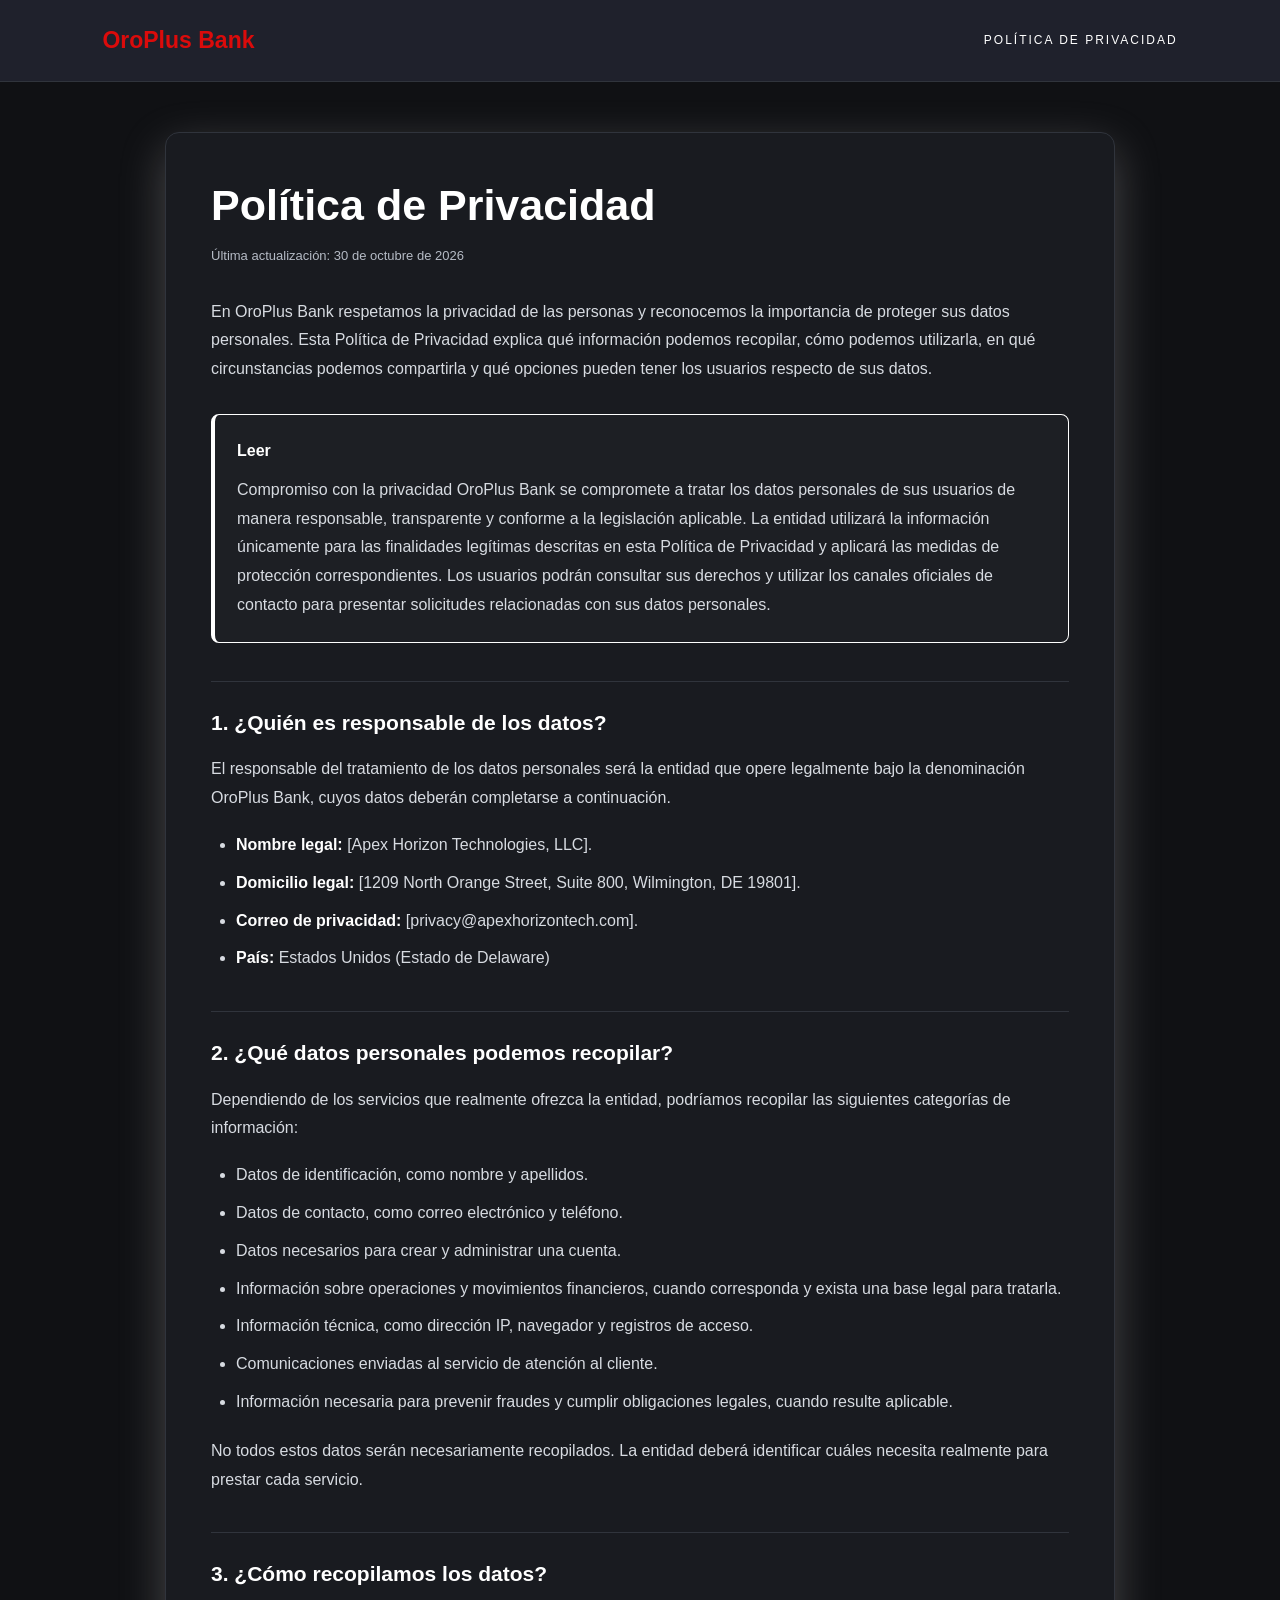
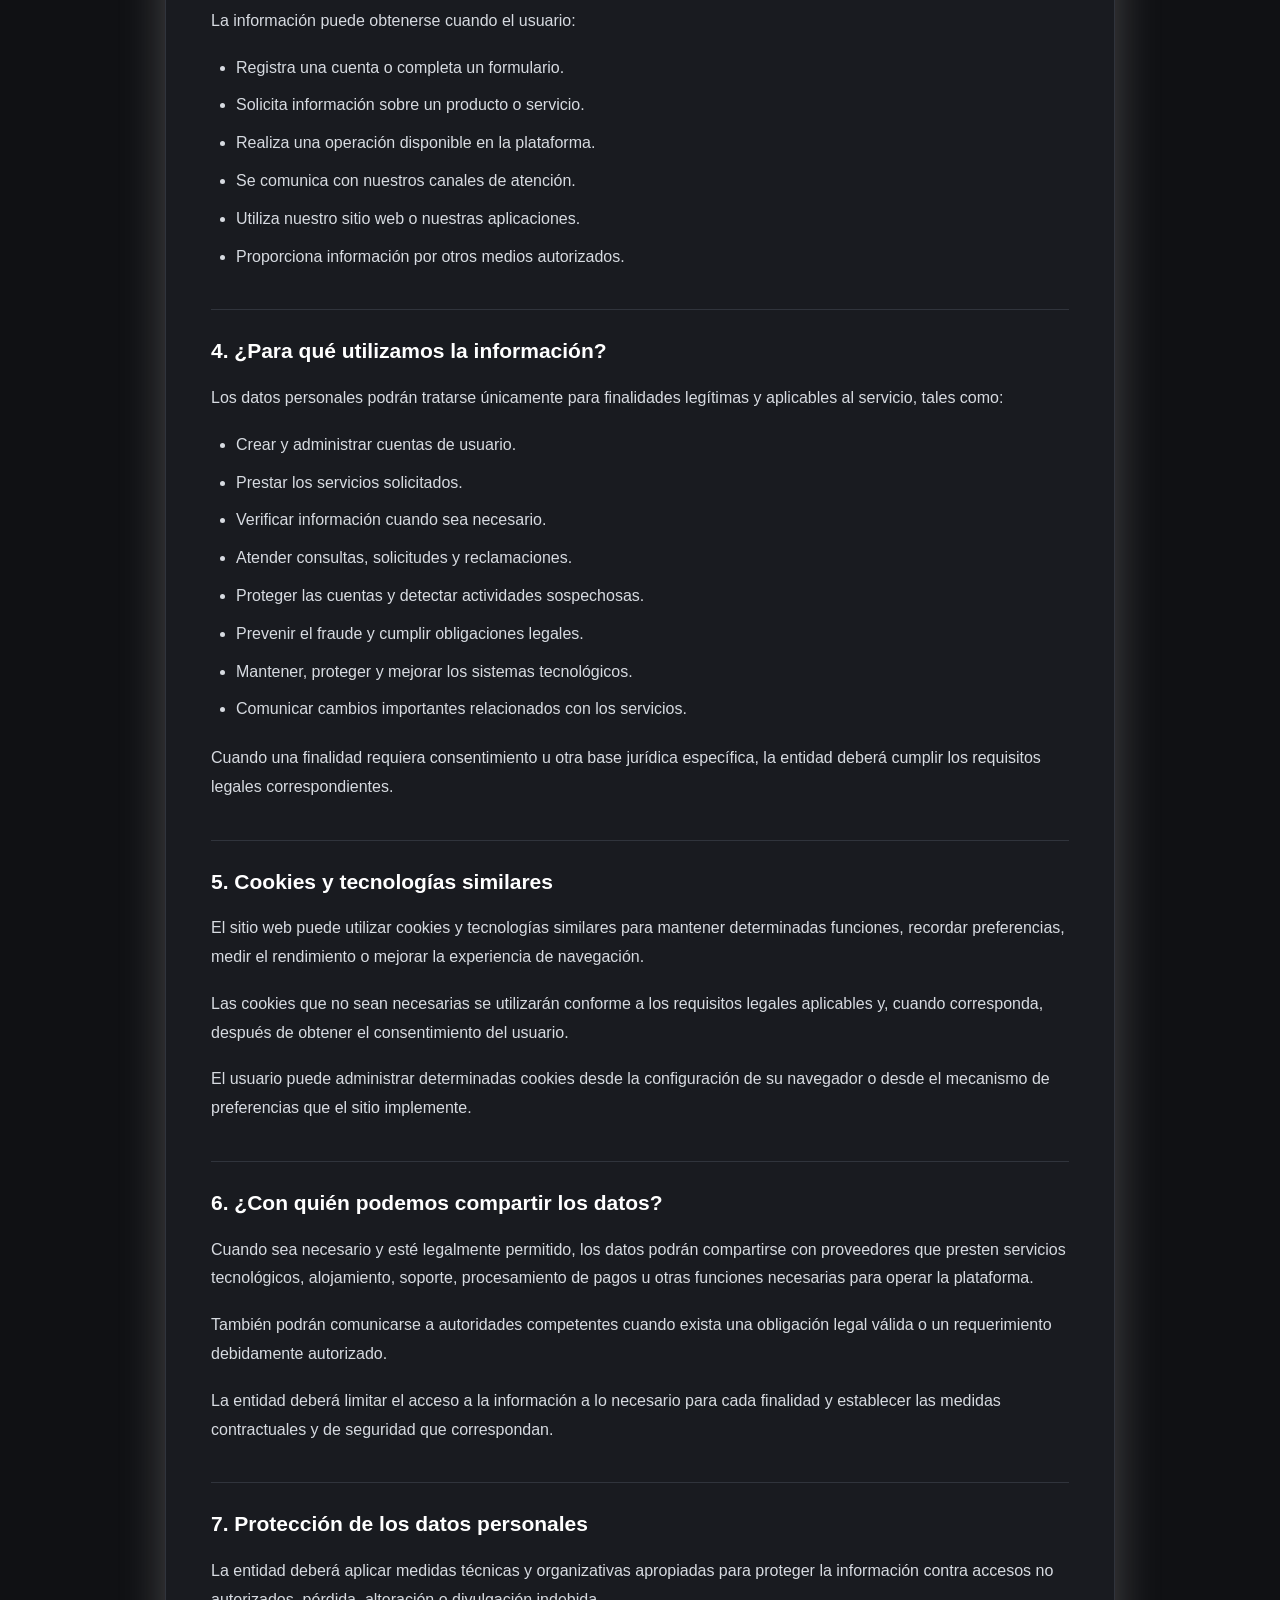
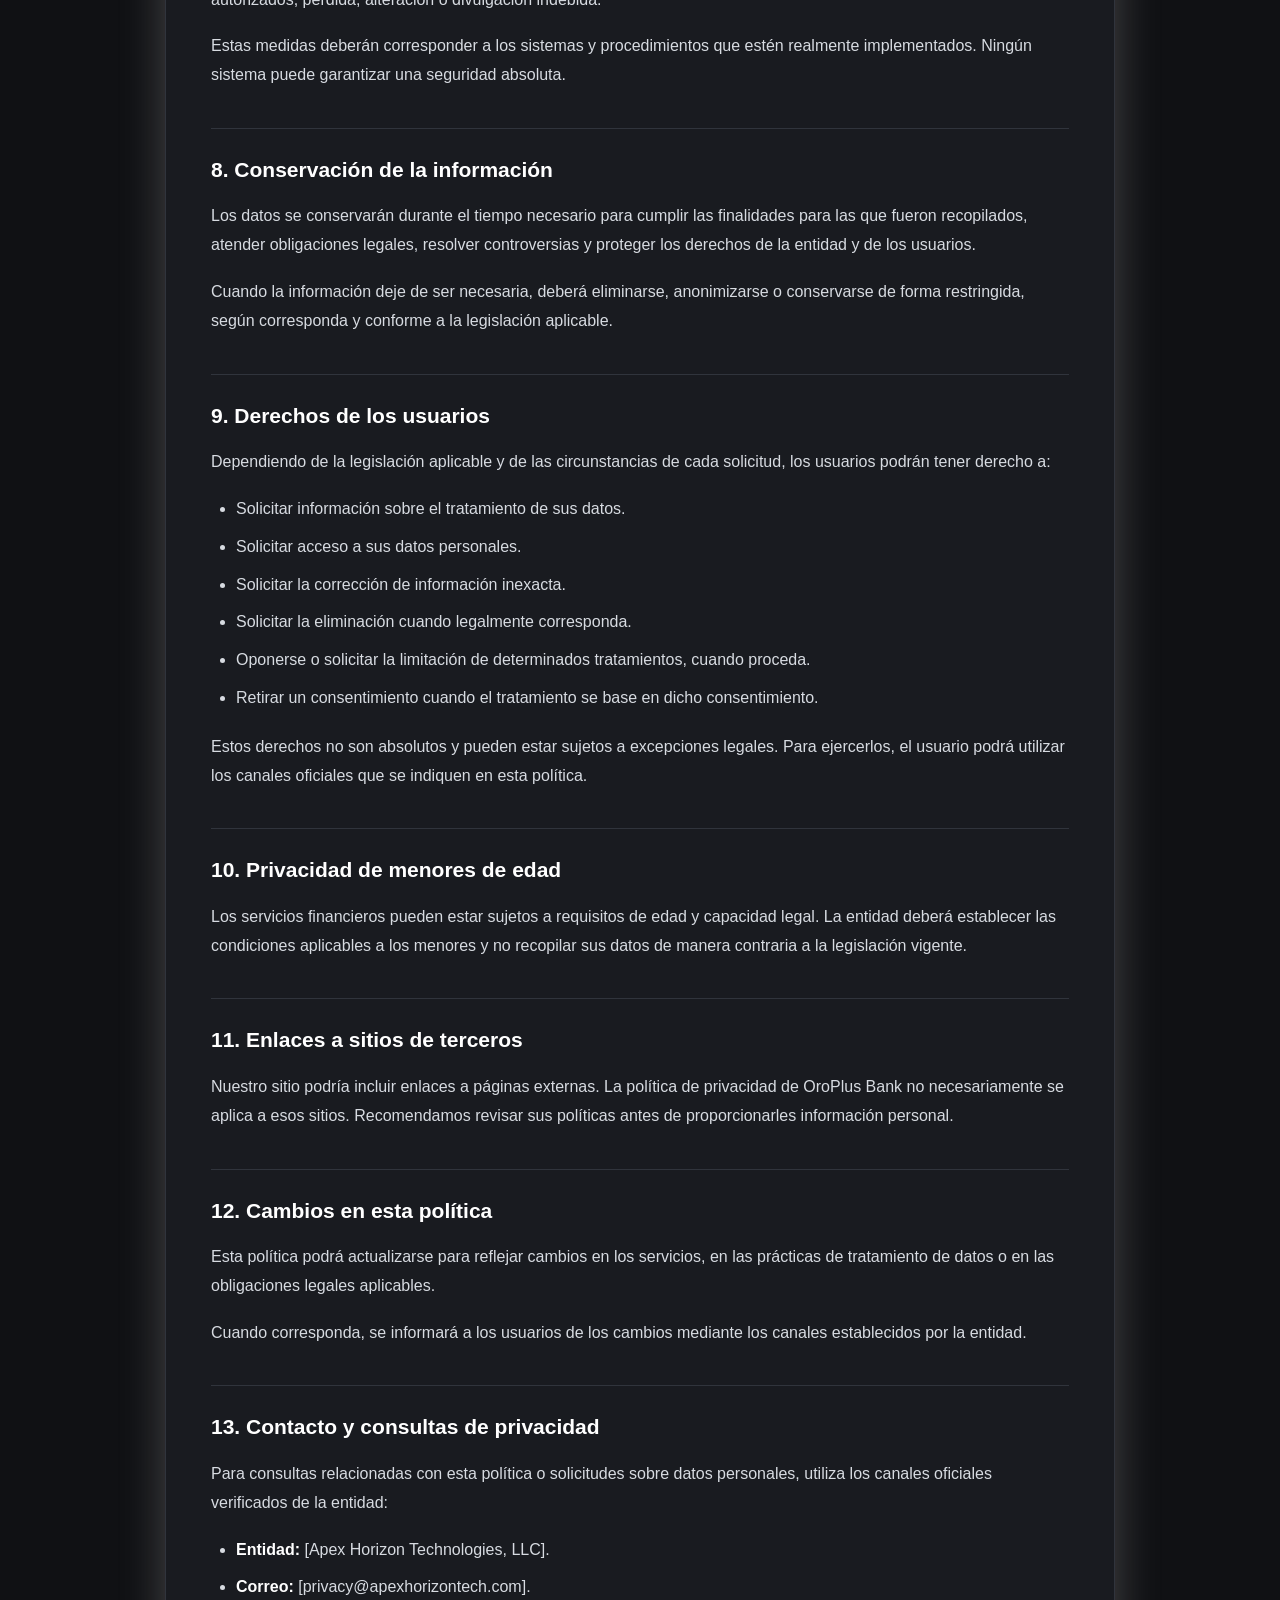
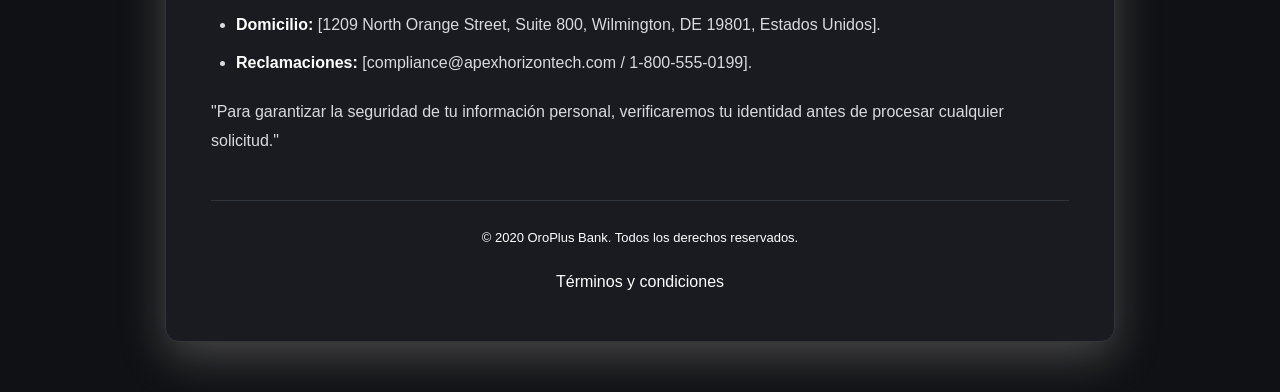
<file: politica.html>
<!DOCTYPE html>
<html lang="es">
<head>
    <meta charset="UTF-8">
    <meta name="viewport" content="width=device-width, initial-scale=1.0">

    <title>Política de Privacidad | OroPlus Bank</title>

    <link rel="stylesheet" href="privacidad.css">
</head>

<body>

<header class="encabezado">
    <a href="index.html" class="logo">OroPlus Bank</a>
    <span class="etiqueta">POLÍTICA DE PRIVACIDAD</span>
</header>

<main class="contenedor">

    <h1>Política de Privacidad</h1>

    <p class="actualizacion">
        Última actualización: 30 de octubre de 2026
    </p>

    <p>
        En OroPlus Bank respetamos la privacidad de las personas y
        reconocemos la importancia de proteger sus datos personales.
        Esta Política de Privacidad explica qué información podemos
        recopilar, cómo podemos utilizarla, en qué circunstancias
        podemos compartirla y qué opciones pueden tener los usuarios
        respecto de sus datos.
    </p>

    <div class="aviso">
        <strong>Leer</strong>
        <p>
           Compromiso con la privacidad

OroPlus Bank se compromete a tratar 
los datos personales de sus usuarios de
 manera responsable, transparente y conforme 
 a la legislación aplicable. La entidad utilizará 
 la información únicamente para las finalidades legítimas
  descritas en esta Política de Privacidad y aplicará las
   medidas de protección correspondientes. Los usuarios podrán 
   consultar sus derechos y utilizar los canales oficiales de contacto
   para presentar solicitudes relacionadas con sus datos personales.
        </p>
    </div>

    <section>
        <h2>1. ¿Quién es responsable de los datos?</h2>

        <p>
            El responsable del tratamiento de los datos personales será
            la entidad que opere legalmente bajo la denominación
            OroPlus Bank, cuyos datos deberán completarse a continuación.
        </p>

        <ul>
            <li><strong>Nombre legal:</strong> [Apex Horizon Technologies, LLC].</li>
            <li><strong>Domicilio legal:</strong> [1209 North Orange Street, Suite 800, Wilmington, DE 19801].</li>
            <li><strong>Correo de privacidad:</strong> [privacy@apexhorizontech.com].</li>
            <li><strong>País:</strong> Estados Unidos (Estado de Delaware)</li>
        </ul>
    </section>

    <section>
        <h2>2. ¿Qué datos personales podemos recopilar?</h2>

        <p>Dependiendo de los servicios que realmente ofrezca la entidad,
        podríamos recopilar las siguientes categorías de información:</p>

        <ul>
            <li>Datos de identificación, como nombre y apellidos.</li>
            <li>Datos de contacto, como correo electrónico y teléfono.</li>
            <li>Datos necesarios para crear y administrar una cuenta.</li>
            <li>Información sobre operaciones y movimientos financieros,
                cuando corresponda y exista una base legal para tratarla.</li>
            <li>Información técnica, como dirección IP, navegador y
                registros de acceso.</li>
            <li>Comunicaciones enviadas al servicio de atención al cliente.</li>
            <li>Información necesaria para prevenir fraudes y cumplir
                obligaciones legales, cuando resulte aplicable.</li>
        </ul>

        <p>
            No todos estos datos serán necesariamente recopilados.
            La entidad deberá identificar cuáles necesita realmente
            para prestar cada servicio.
        </p>
    </section>

    <section>
        <h2>3. ¿Cómo recopilamos los datos?</h2>

        <p>La información puede obtenerse cuando el usuario:</p>

        <ul>
            <li>Registra una cuenta o completa un formulario.</li>
            <li>Solicita información sobre un producto o servicio.</li>
            <li>Realiza una operación disponible en la plataforma.</li>
            <li>Se comunica con nuestros canales de atención.</li>
            <li>Utiliza nuestro sitio web o nuestras aplicaciones.</li>
            <li>Proporciona información por otros medios autorizados.</li>
        </ul>
    </section>

    <section>
        <h2>4. ¿Para qué utilizamos la información?</h2>

        <p>Los datos personales podrán tratarse únicamente para
        finalidades legítimas y aplicables al servicio, tales como:</p>

        <ul>
            <li>Crear y administrar cuentas de usuario.</li>
            <li>Prestar los servicios solicitados.</li>
            <li>Verificar información cuando sea necesario.</li>
            <li>Atender consultas, solicitudes y reclamaciones.</li>
            <li>Proteger las cuentas y detectar actividades sospechosas.</li>
            <li>Prevenir el fraude y cumplir obligaciones legales.</li>
            <li>Mantener, proteger y mejorar los sistemas tecnológicos.</li>
            <li>Comunicar cambios importantes relacionados con los servicios.</li>
        </ul>

        <p>
            Cuando una finalidad requiera consentimiento u otra base
            jurídica específica, la entidad deberá cumplir los requisitos
            legales correspondientes.
        </p>
    </section>

    <section>
        <h2>5. Cookies y tecnologías similares</h2>

        <p>
            El sitio web puede utilizar cookies y tecnologías similares
            para mantener determinadas funciones, recordar preferencias,
            medir el rendimiento o mejorar la experiencia de navegación.
        </p>

        <p>
            Las cookies que no sean necesarias se utilizarán conforme
            a los requisitos legales aplicables y, cuando corresponda,
            después de obtener el consentimiento del usuario.
        </p>

        <p>
            El usuario puede administrar determinadas cookies desde
            la configuración de su navegador o desde el mecanismo de
            preferencias que el sitio implemente.
        </p>
    </section>

    <section>
        <h2>6. ¿Con quién podemos compartir los datos?</h2>

        <p>
            Cuando sea necesario y esté legalmente permitido, los datos
            podrán compartirse con proveedores que presten servicios
            tecnológicos, alojamiento, soporte, procesamiento de pagos
            u otras funciones necesarias para operar la plataforma.
        </p>

        <p>
            También podrán comunicarse a autoridades competentes cuando
            exista una obligación legal válida o un requerimiento
            debidamente autorizado.
        </p>

        <p>
            La entidad deberá limitar el acceso a la información a lo
            necesario para cada finalidad y establecer las medidas
            contractuales y de seguridad que correspondan.
        </p>
    </section>

    <section>
        <h2>7. Protección de los datos personales</h2>

        <p>
            La entidad deberá aplicar medidas técnicas y organizativas
            apropiadas para proteger la información contra accesos no
            autorizados, pérdida, alteración o divulgación indebida.
        </p>

        <p>
            Estas medidas deberán corresponder a los sistemas y
            procedimientos que estén realmente implementados. Ningún
            sistema puede garantizar una seguridad absoluta.
        </p>
    </section>

    <section>
        <h2>8. Conservación de la información</h2>

        <p>
            Los datos se conservarán durante el tiempo necesario para
            cumplir las finalidades para las que fueron recopilados,
            atender obligaciones legales, resolver controversias y
            proteger los derechos de la entidad y de los usuarios.
        </p>

        <p>
            Cuando la información deje de ser necesaria, deberá eliminarse,
            anonimizarse o conservarse de forma restringida, según
            corresponda y conforme a la legislación aplicable.
        </p>
    </section>

    <section>
        <h2>9. Derechos de los usuarios</h2>

        <p>
            Dependiendo de la legislación aplicable y de las circunstancias
            de cada solicitud, los usuarios podrán tener derecho a:
        </p>

        <ul>
            <li>Solicitar información sobre el tratamiento de sus datos.</li>
            <li>Solicitar acceso a sus datos personales.</li>
            <li>Solicitar la corrección de información inexacta.</li>
            <li>Solicitar la eliminación cuando legalmente corresponda.</li>
            <li>Oponerse o solicitar la limitación de determinados tratamientos,
                cuando proceda.</li>
            <li>Retirar un consentimiento cuando el tratamiento se base
                en dicho consentimiento.</li>
        </ul>

        <p>
            Estos derechos no son absolutos y pueden estar sujetos a
            excepciones legales. Para ejercerlos, el usuario podrá
            utilizar los canales oficiales que se indiquen en esta política.
        </p>
    </section>

    <section>
        <h2>10. Privacidad de menores de edad</h2>

        <p>
            Los servicios financieros pueden estar sujetos a requisitos
            de edad y capacidad legal. La entidad deberá establecer
            las condiciones aplicables a los menores y no recopilar
            sus datos de manera contraria a la legislación vigente.
        </p>
    </section>

    <section>
        <h2>11. Enlaces a sitios de terceros</h2>

        <p>
            Nuestro sitio podría incluir enlaces a páginas externas.
            La política de privacidad de OroPlus Bank no necesariamente
            se aplica a esos sitios. Recomendamos revisar sus políticas
            antes de proporcionarles información personal.
        </p>
    </section>

    <section>
        <h2>12. Cambios en esta política</h2>

        <p>
            Esta política podrá actualizarse para reflejar cambios en
            los servicios, en las prácticas de tratamiento de datos o
            en las obligaciones legales aplicables.
        </p>

        <p>
            Cuando corresponda, se informará a los usuarios de los
            cambios mediante los canales establecidos por la entidad.
        </p>
    </section>

    <section>
        <h2>13. Contacto y consultas de privacidad</h2>

        <p>
            Para consultas relacionadas con esta política o solicitudes
            sobre datos personales, utiliza los canales oficiales
            verificados de la entidad:
        </p>

        <ul>
            <li><strong>Entidad:</strong> [Apex Horizon Technologies, LLC].</li>
            <li><strong>Correo:</strong> [privacy@apexhorizontech.com].</li>
            <li><strong>Domicilio:</strong> [1209 North Orange Street, Suite 800, Wilmington, DE 19801, Estados Unidos].</li>
            <li><strong>Reclamaciones:</strong> [compliance@apexhorizontech.com / 1-800-555-0199].</li>
        </ul>

        <p>
           "Para garantizar la seguridad de tu información personal, verificaremos tu identidad antes de procesar cualquier solicitud."
        </p>
    </section>

    <footer class="pie">
        <p>© 2020 OroPlus Bank. Todos los derechos reservados.</p>
        <a href="terminos.html">Términos y condiciones</a>
    </footer>

</main>

</body>
</html>
</file>
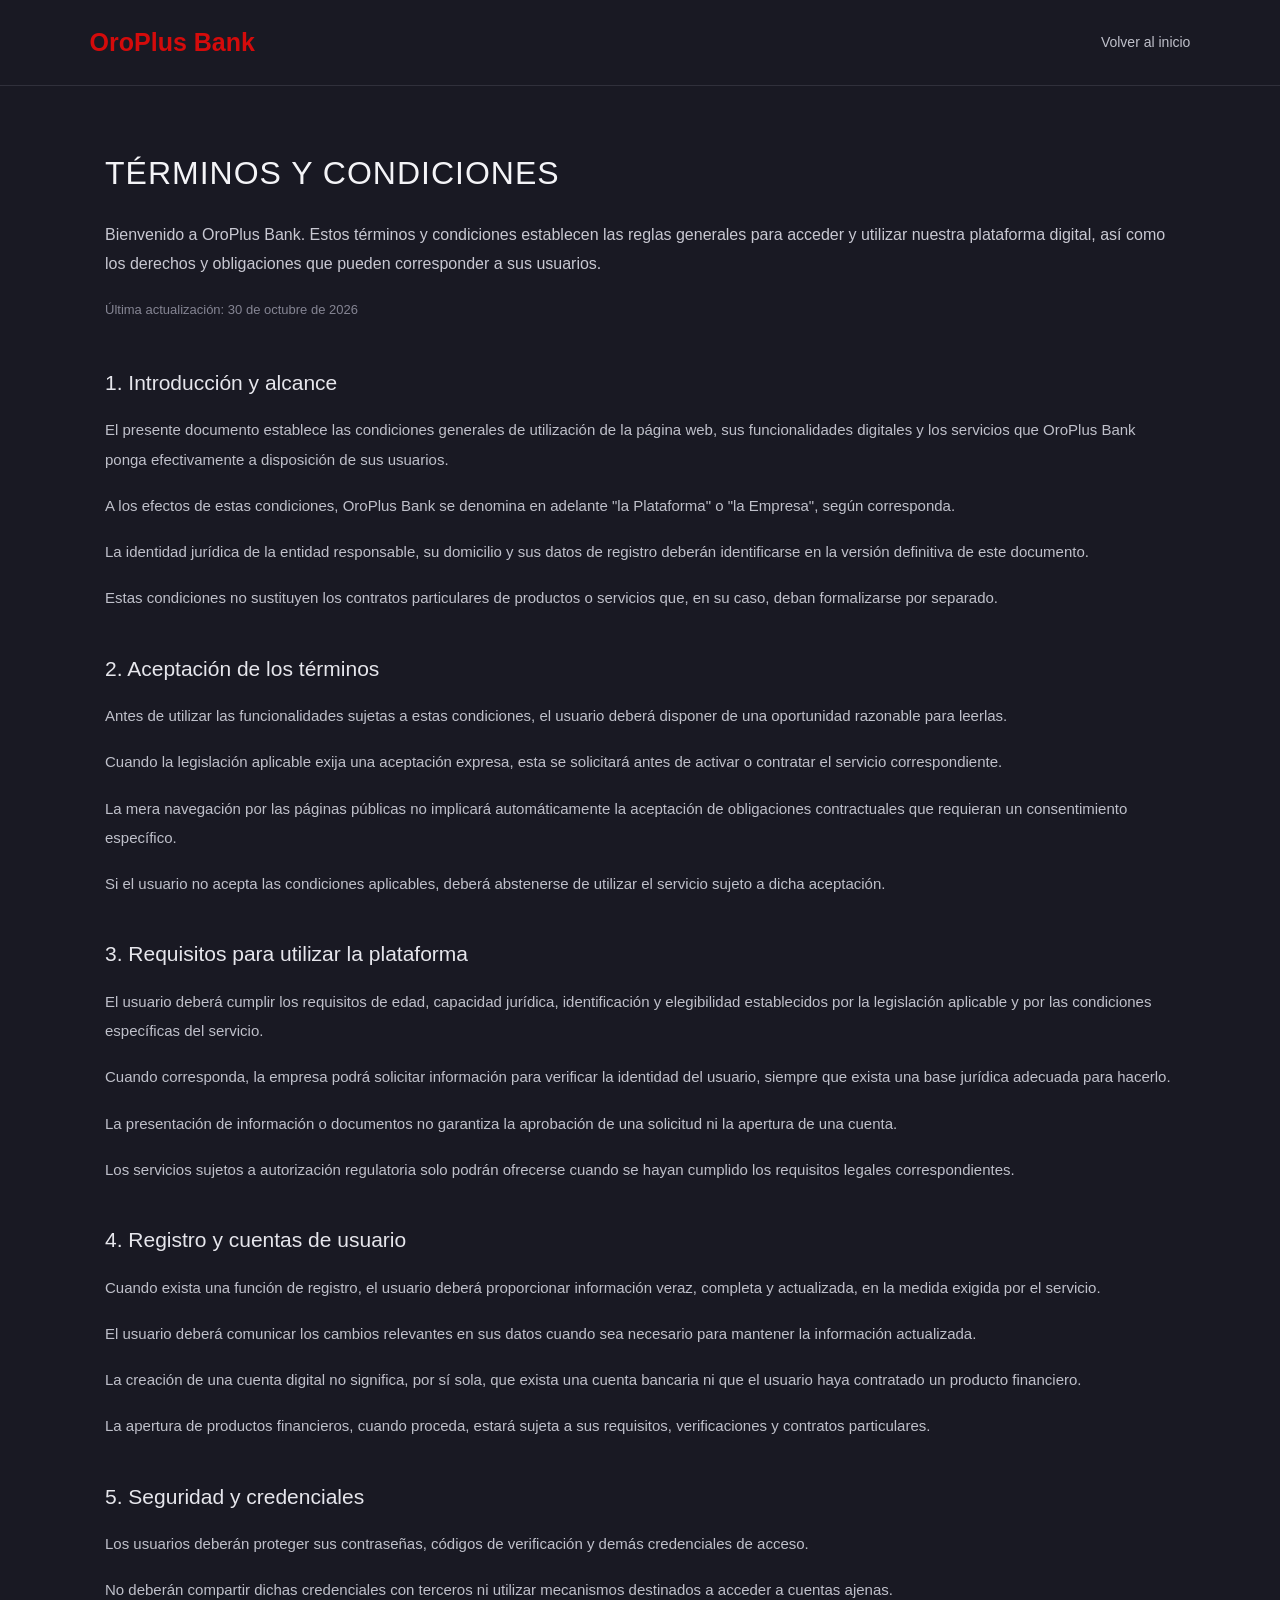
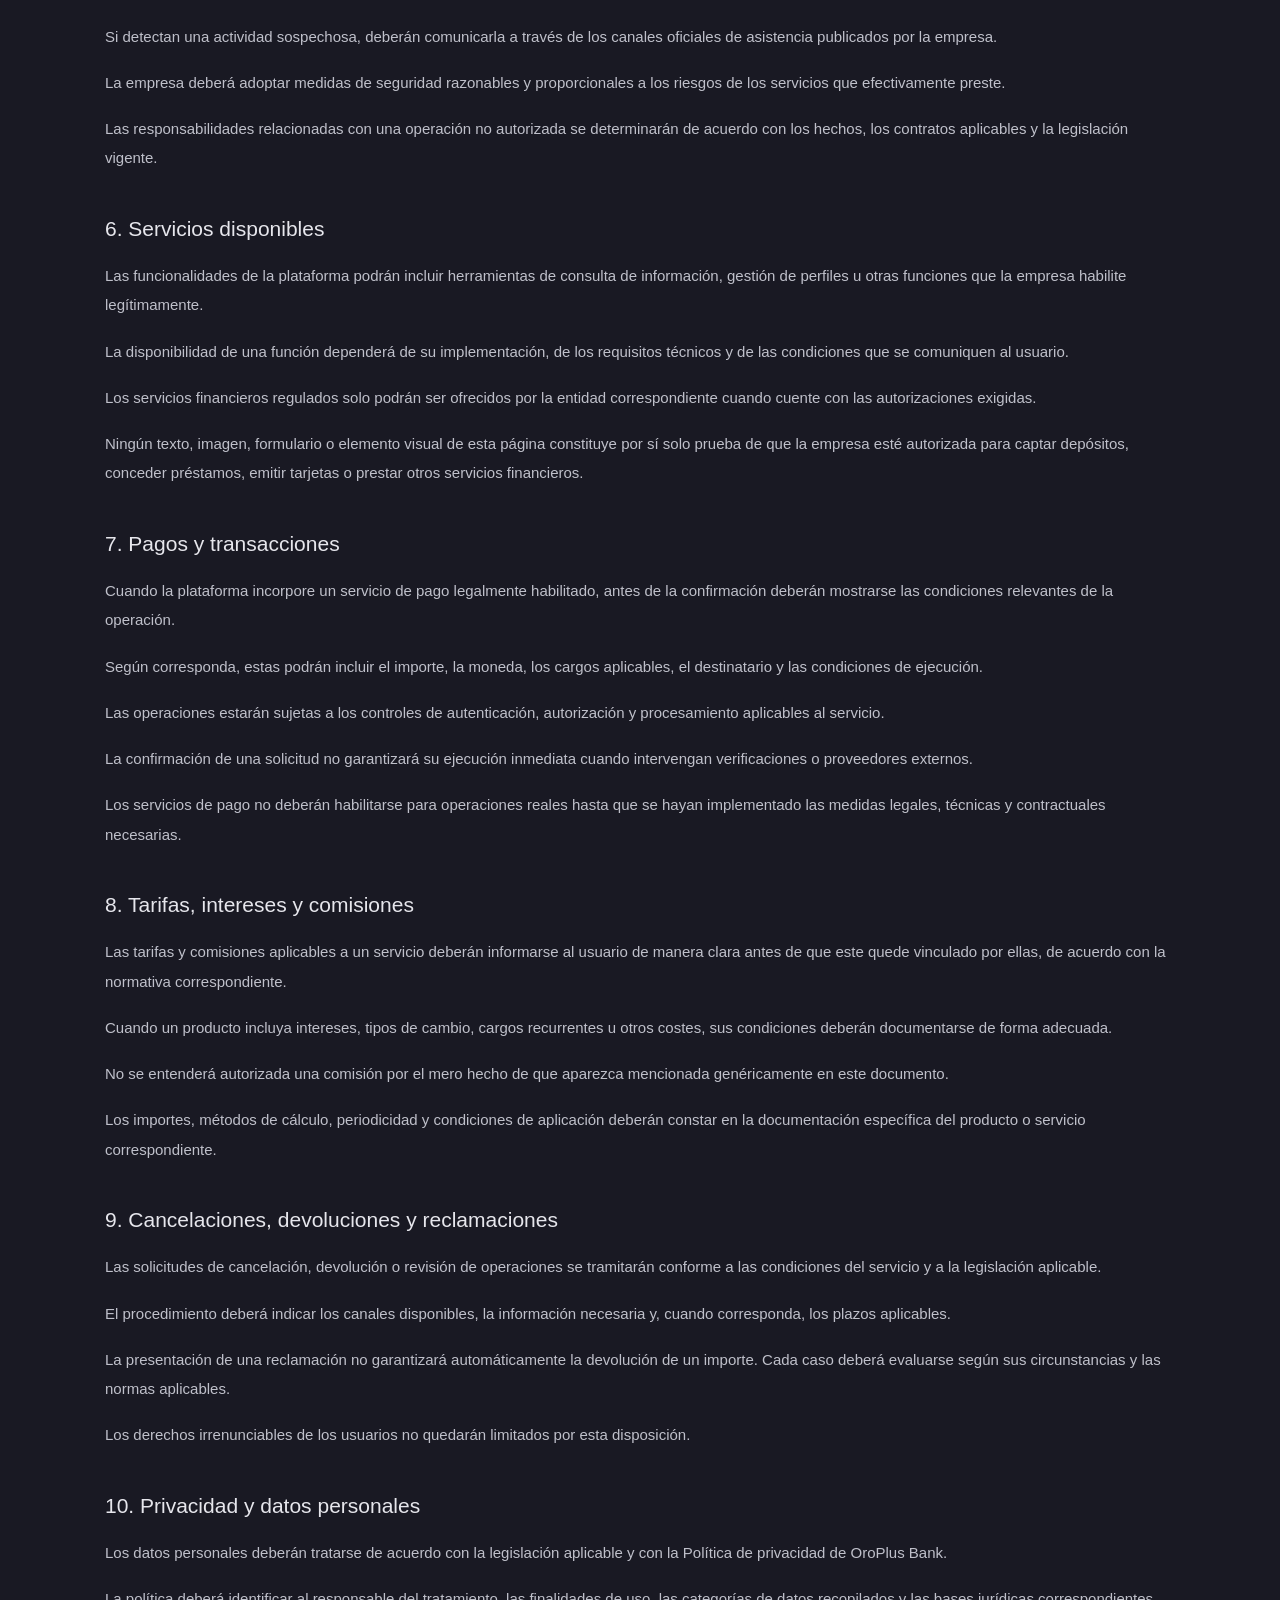
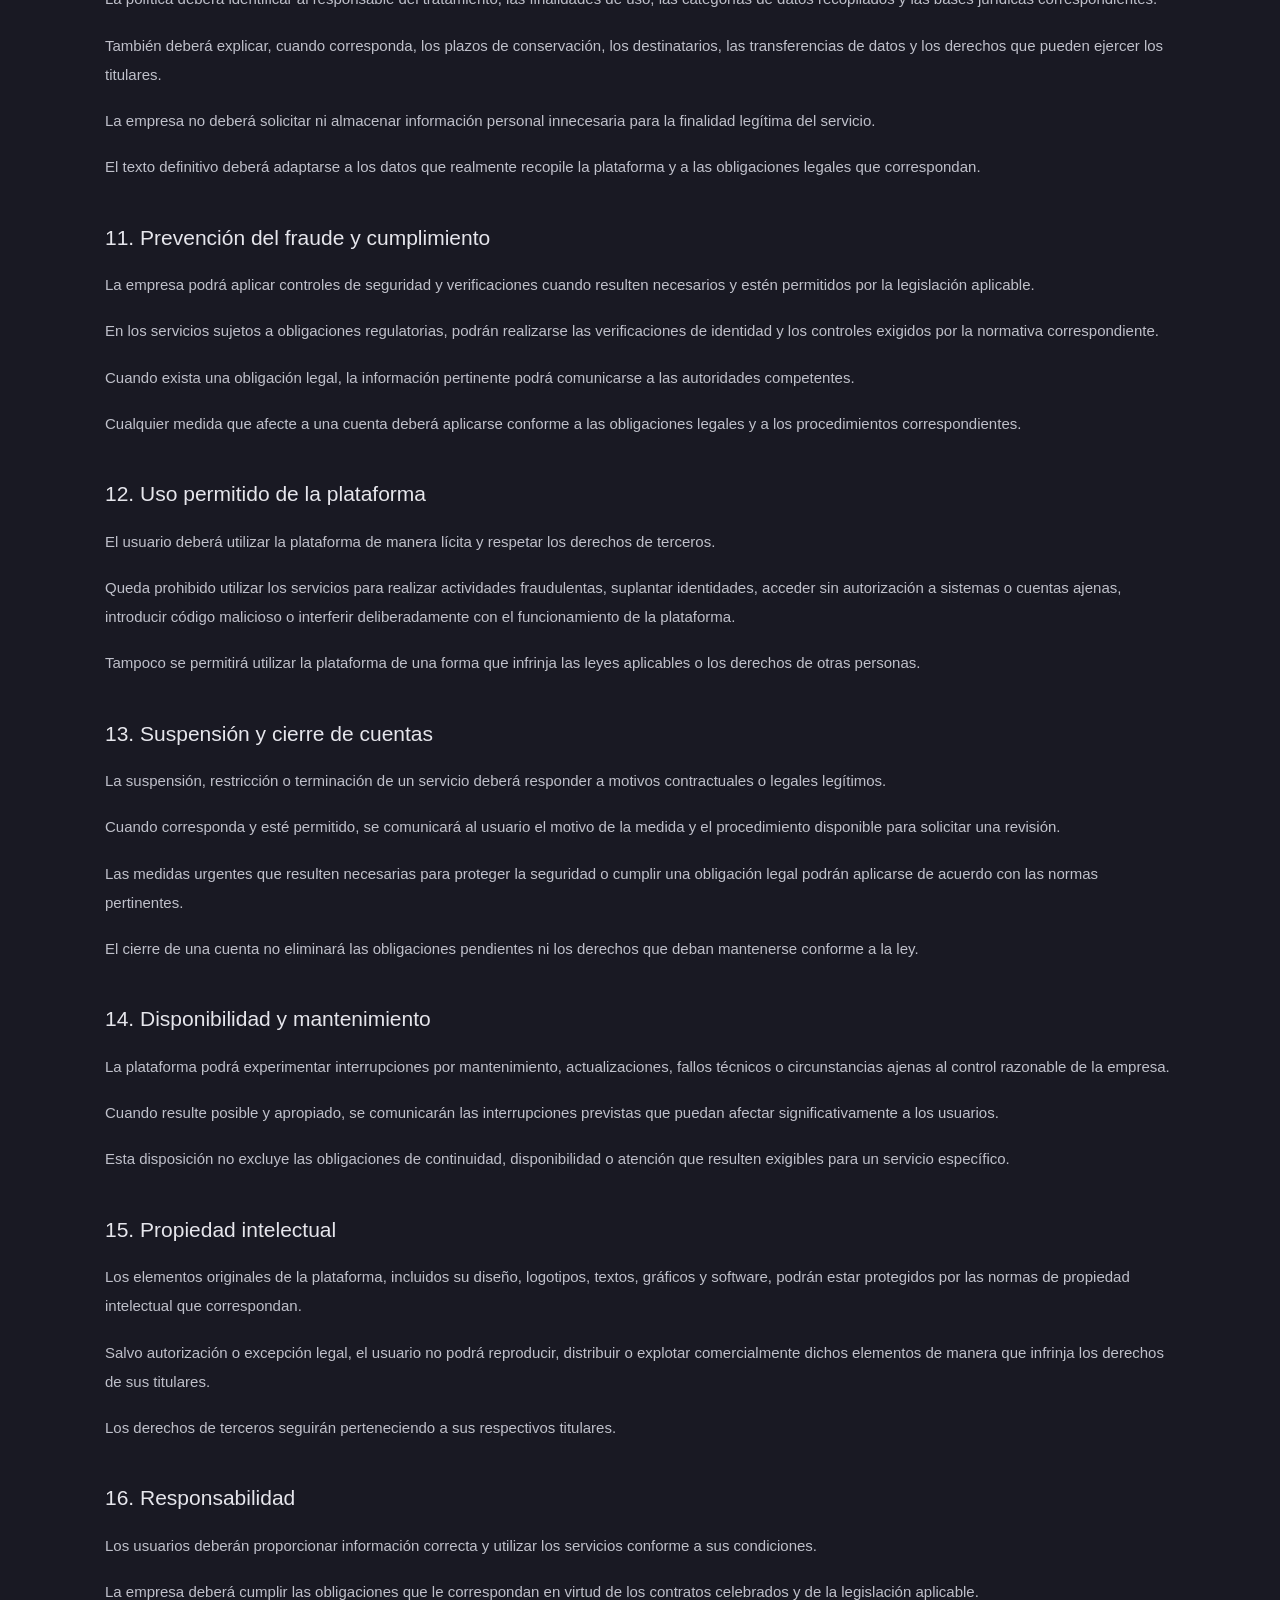
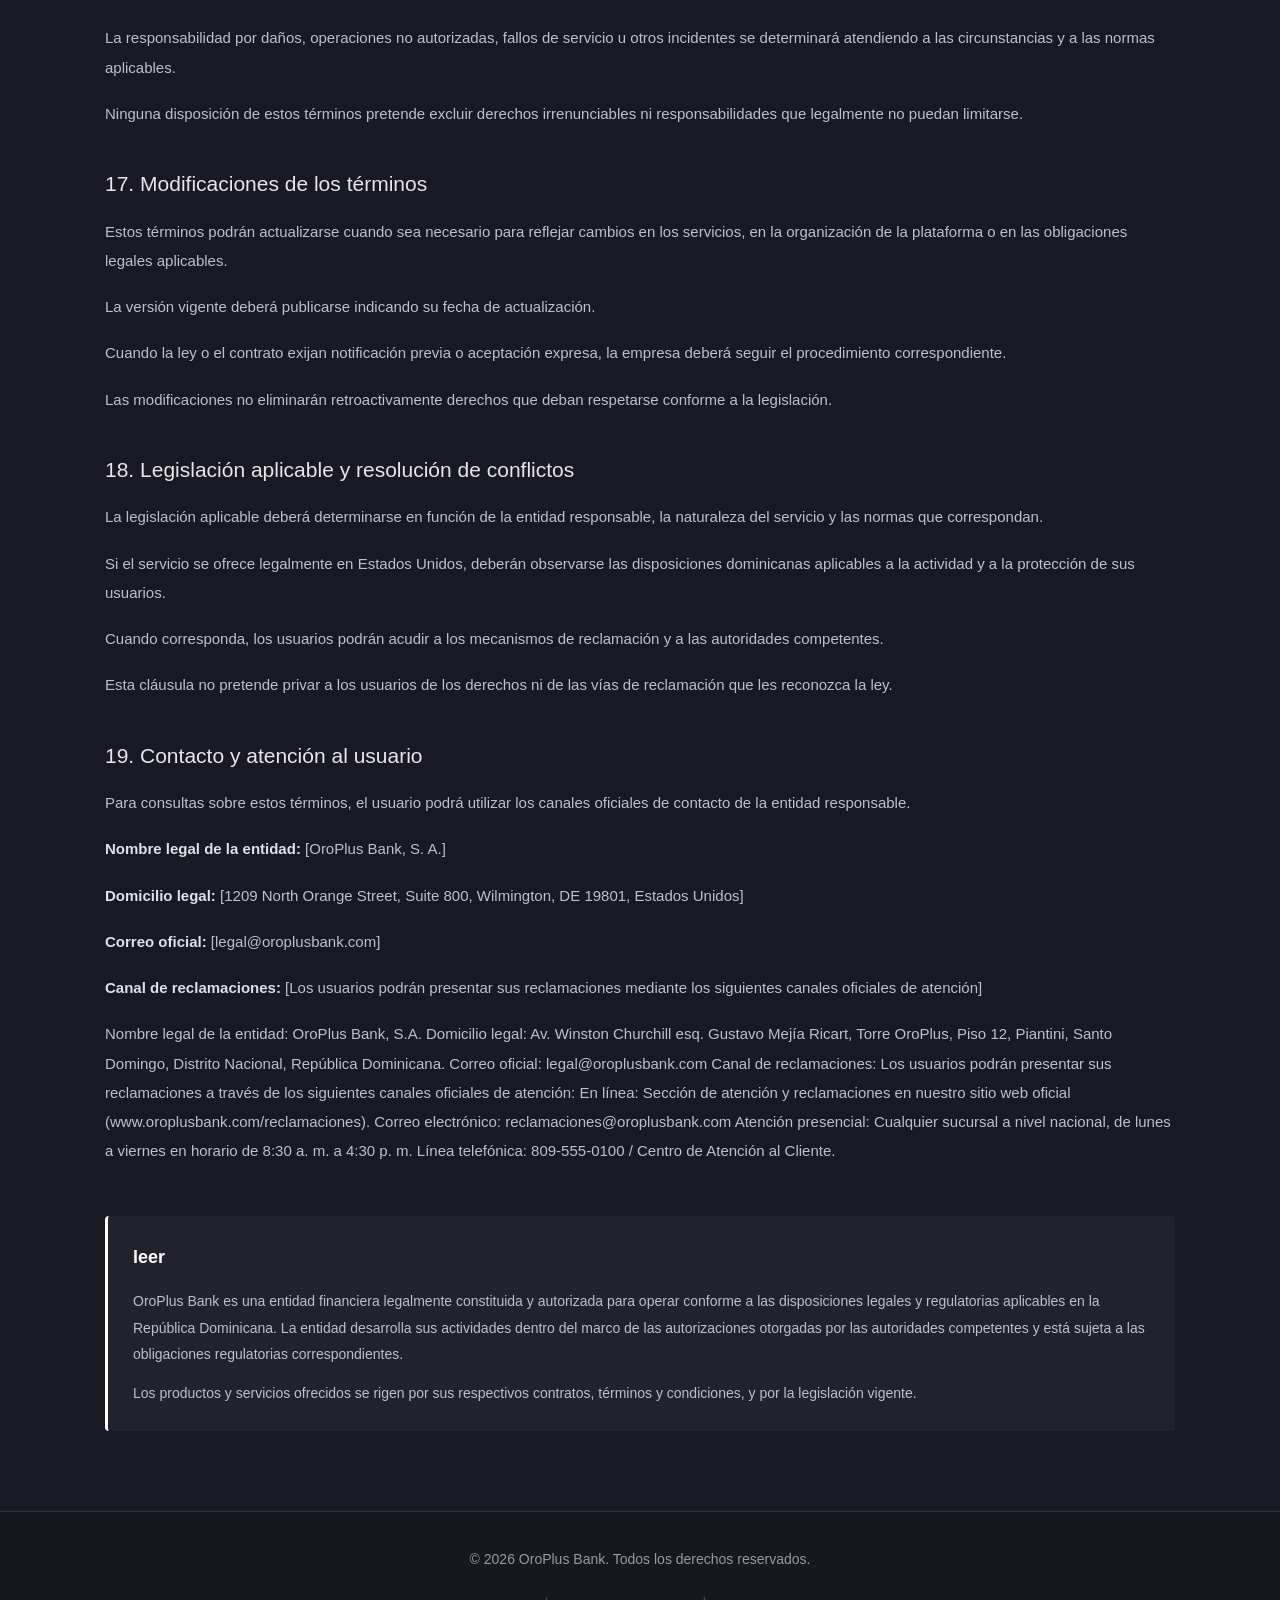
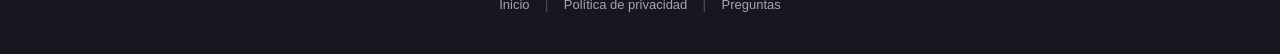
<file: Terminos.html>
<!DOCTYPE html>
<html lang="es">

<head>
    <meta charset="UTF-8">
    <meta name="viewport" content="width=device-width, initial-scale=1.0">

    <meta name="description"
          content="Términos y condiciones de OroPlus Bank.">

    <title>Términos y condiciones | OroPlus Bank</title>

    <link rel="stylesheet" href="ana.css">
</head>

<body>

    <!-- ENCABEZADO -->

    <header class="encabezado">

        <a href="index.html" class="logo">
            OroPlus <span>Bank</span>
        </a>

        <a href="index.html" class="volver">
            Volver al inicio
        </a>

    </header>


    <!-- CONTENIDO -->

    <main class="contenedor">

        <article class="documento">

            <h1>Términos y condiciones</h1>

            <p class="introduccion">
                Bienvenido a OroPlus Bank. Estos términos y condiciones
                establecen las reglas generales para acceder y utilizar
                nuestra plataforma digital, así como los derechos y
                obligaciones que pueden corresponder a sus usuarios.
            </p>

            <p class="fecha">
                Última actualización:
                <time datetime="2026-10-30">30 de octubre de 2026</time>
            </p>


            <!-- 1 -->

            <section class="seccion" id="introduccion">

                <h2>1. Introducción y alcance</h2>

                <p>
                    El presente documento establece las condiciones
                    generales de utilización de la página web,
                    sus funcionalidades digitales y los servicios
                    que OroPlus Bank ponga efectivamente a disposición
                    de sus usuarios.
                </p>

                <p>
                    A los efectos de estas condiciones, OroPlus Bank
                    se denomina en adelante "la Plataforma" o
                    "la Empresa", según corresponda.
                </p>

                <p>
                    La identidad jurídica de la entidad responsable,
                    su domicilio y sus datos de registro deberán
                    identificarse en la versión definitiva de este
                    documento.
                </p>

                <p>
                    Estas condiciones no sustituyen los contratos
                    particulares de productos o servicios que, en su
                    caso, deban formalizarse por separado.
                </p>

            </section>


            <!-- 2 -->

            <section class="seccion" id="aceptacion">

                <h2>2. Aceptación de los términos</h2>

                <p>
                    Antes de utilizar las funcionalidades sujetas
                    a estas condiciones, el usuario deberá disponer
                    de una oportunidad razonable para leerlas.
                </p>

                <p>
                    Cuando la legislación aplicable exija una
                    aceptación expresa, esta se solicitará antes
                    de activar o contratar el servicio correspondiente.
                </p>

                <p>
                    La mera navegación por las páginas públicas no
                    implicará automáticamente la aceptación de
                    obligaciones contractuales que requieran un
                    consentimiento específico.
                </p>

                <p>
                    Si el usuario no acepta las condiciones aplicables,
                    deberá abstenerse de utilizar el servicio sujeto
                    a dicha aceptación.
                </p>

            </section>


            <!-- 3 -->

            <section class="seccion" id="requisitos">

                <h2>3. Requisitos para utilizar la plataforma</h2>

                <p>
                    El usuario deberá cumplir los requisitos de edad,
                    capacidad jurídica, identificación y elegibilidad
                    establecidos por la legislación aplicable y por
                    las condiciones específicas del servicio.
                </p>

                <p>
                    Cuando corresponda, la empresa podrá solicitar
                    información para verificar la identidad del
                    usuario, siempre que exista una base jurídica
                    adecuada para hacerlo.
                </p>

                <p>
                    La presentación de información o documentos no
                    garantiza la aprobación de una solicitud ni la
                    apertura de una cuenta.
                </p>

                <p>
                    Los servicios sujetos a autorización regulatoria
                    solo podrán ofrecerse cuando se hayan cumplido
                    los requisitos legales correspondientes.
                </p>

            </section>


            <!-- 4 -->

            <section class="seccion" id="registro">

                <h2>4. Registro y cuentas de usuario</h2>

                <p>
                    Cuando exista una función de registro, el usuario
                    deberá proporcionar información veraz, completa
                    y actualizada, en la medida exigida por el servicio.
                </p>

                <p>
                    El usuario deberá comunicar los cambios relevantes
                    en sus datos cuando sea necesario para mantener
                    la información actualizada.
                </p>

                <p>
                    La creación de una cuenta digital no significa,
                    por sí sola, que exista una cuenta bancaria ni
                    que el usuario haya contratado un producto
                    financiero.
                </p>

                <p>
                    La apertura de productos financieros, cuando
                    proceda, estará sujeta a sus requisitos,
                    verificaciones y contratos particulares.
                </p>

            </section>


            <!-- 5 -->

            <section class="seccion" id="seguridad">

                <h2>5. Seguridad y credenciales</h2>

                <p>
                    Los usuarios deberán proteger sus contraseñas,
                    códigos de verificación y demás credenciales
                    de acceso.
                </p>

                <p>
                    No deberán compartir dichas credenciales con
                    terceros ni utilizar mecanismos destinados
                    a acceder a cuentas ajenas.
                </p>

                <p>
                    Si detectan una actividad sospechosa, deberán
                    comunicarla a través de los canales oficiales
                    de asistencia publicados por la empresa.
                </p>

                <p>
                    La empresa deberá adoptar medidas de seguridad
                    razonables y proporcionales a los riesgos de
                    los servicios que efectivamente preste.
                </p>

                <p>
                    Las responsabilidades relacionadas con una
                    operación no autorizada se determinarán de
                    acuerdo con los hechos, los contratos aplicables
                    y la legislación vigente.
                </p>

            </section>


            <!-- 6 -->

            <section class="seccion" id="servicios">

                <h2>6. Servicios disponibles</h2>

                <p>
                    Las funcionalidades de la plataforma podrán
                    incluir herramientas de consulta de información,
                    gestión de perfiles u otras funciones que la
                    empresa habilite legítimamente.
                </p>

                <p>
                    La disponibilidad de una función dependerá de
                    su implementación, de los requisitos técnicos
                    y de las condiciones que se comuniquen al usuario.
                </p>

                <p>
                    Los servicios financieros regulados solo podrán
                    ser ofrecidos por la entidad correspondiente
                    cuando cuente con las autorizaciones exigidas.
                </p>

                <p>
                    Ningún texto, imagen, formulario o elemento
                    visual de esta página constituye por sí solo
                    prueba de que la empresa esté autorizada para
                    captar depósitos, conceder préstamos, emitir
                    tarjetas o prestar otros servicios financieros.
                </p>

            </section>


            <!-- 7 -->

            <section class="seccion" id="pagos">

                <h2>7. Pagos y transacciones</h2>

                <p>
                    Cuando la plataforma incorpore un servicio
                    de pago legalmente habilitado, antes de la
                    confirmación deberán mostrarse las condiciones
                    relevantes de la operación.
                </p>

                <p>
                    Según corresponda, estas podrán incluir el
                    importe, la moneda, los cargos aplicables,
                    el destinatario y las condiciones de ejecución.
                </p>

                <p>
                    Las operaciones estarán sujetas a los controles
                    de autenticación, autorización y procesamiento
                    aplicables al servicio.
                </p>

                <p>
                    La confirmación de una solicitud no garantizará
                    su ejecución inmediata cuando intervengan
                    verificaciones o proveedores externos.
                </p>

                <p>
                    Los servicios de pago no deberán habilitarse
                    para operaciones reales hasta que se hayan
                    implementado las medidas legales, técnicas
                    y contractuales necesarias.
                </p>

            </section>


            <!-- 8 -->

            <section class="seccion" id="comisiones">

                <h2>8. Tarifas, intereses y comisiones</h2>

                <p>
                    Las tarifas y comisiones aplicables a un servicio
                    deberán informarse al usuario de manera clara
                    antes de que este quede vinculado por ellas,
                    de acuerdo con la normativa correspondiente.
                </p>

                <p>
                    Cuando un producto incluya intereses, tipos
                    de cambio, cargos recurrentes u otros costes,
                    sus condiciones deberán documentarse de forma
                    adecuada.
                </p>

                <p>
                    No se entenderá autorizada una comisión por
                    el mero hecho de que aparezca mencionada
                    genéricamente en este documento.
                </p>

                <p>
                    Los importes, métodos de cálculo, periodicidad
                    y condiciones de aplicación deberán constar
                    en la documentación específica del producto
                    o servicio correspondiente.
                </p>

            </section>


            <!-- 9 -->

            <section class="seccion" id="devoluciones">

                <h2>9. Cancelaciones, devoluciones y reclamaciones</h2>

                <p>
                    Las solicitudes de cancelación, devolución
                    o revisión de operaciones se tramitarán
                    conforme a las condiciones del servicio
                    y a la legislación aplicable.
                </p>

                <p>
                    El procedimiento deberá indicar los canales
                    disponibles, la información necesaria y,
                    cuando corresponda, los plazos aplicables.
                </p>

                <p>
                    La presentación de una reclamación no
                    garantizará automáticamente la devolución
                    de un importe. Cada caso deberá evaluarse
                    según sus circunstancias y las normas aplicables.
                </p>

                <p>
                    Los derechos irrenunciables de los usuarios
                    no quedarán limitados por esta disposición.
                </p>

            </section>


            <!-- 10 -->

            <section class="seccion" id="privacidad">

                <h2>10. Privacidad y datos personales</h2>

                <p>
                    Los datos personales deberán tratarse de
                    acuerdo con la legislación aplicable y con
                    la Política de privacidad de OroPlus Bank.
                </p>

                <p>
                    La política deberá identificar al responsable
                    del tratamiento, las finalidades de uso,
                    las categorías de datos recopilados y
                    las bases jurídicas correspondientes.
                </p>

                <p>
                    También deberá explicar, cuando corresponda,
                    los plazos de conservación, los destinatarios,
                    las transferencias de datos y los derechos
                    que pueden ejercer los titulares.
                </p>

                <p>
                    La empresa no deberá solicitar ni almacenar
                    información personal innecesaria para la
                    finalidad legítima del servicio.
                </p>

                <p>
                    El texto definitivo deberá adaptarse a los
                    datos que realmente recopile la plataforma
                    y a las obligaciones legales que correspondan.
                </p>

            </section>


            <!-- 11 -->

            <section class="seccion" id="fraude">

                <h2>11. Prevención del fraude y cumplimiento</h2>

                <p>
                    La empresa podrá aplicar controles de seguridad
                    y verificaciones cuando resulten necesarios
                    y estén permitidos por la legislación aplicable.
                </p>

                <p>
                    En los servicios sujetos a obligaciones
                    regulatorias, podrán realizarse las
                    verificaciones de identidad y los controles
                    exigidos por la normativa correspondiente.
                </p>

                <p>
                    Cuando exista una obligación legal, la
                    información pertinente podrá comunicarse
                    a las autoridades competentes.
                </p>

                <p>
                    Cualquier medida que afecte a una cuenta
                    deberá aplicarse conforme a las obligaciones
                    legales y a los procedimientos correspondientes.
                </p>

            </section>


            <!-- 12 -->

            <section class="seccion" id="uso">

                <h2>12. Uso permitido de la plataforma</h2>

                <p>
                    El usuario deberá utilizar la plataforma
                    de manera lícita y respetar los derechos
                    de terceros.
                </p>

                <p>
                    Queda prohibido utilizar los servicios para
                    realizar actividades fraudulentas, suplantar
                    identidades, acceder sin autorización a
                    sistemas o cuentas ajenas, introducir código
                    malicioso o interferir deliberadamente con
                    el funcionamiento de la plataforma.
                </p>

                <p>
                    Tampoco se permitirá utilizar la plataforma
                    de una forma que infrinja las leyes aplicables
                    o los derechos de otras personas.
                </p>

            </section>


            <!-- 13 -->

            <section class="seccion" id="suspension">

                <h2>13. Suspensión y cierre de cuentas</h2>

                <p>
                    La suspensión, restricción o terminación de
                    un servicio deberá responder a motivos
                    contractuales o legales legítimos.
                </p>

                <p>
                    Cuando corresponda y esté permitido, se
                    comunicará al usuario el motivo de la medida
                    y el procedimiento disponible para solicitar
                    una revisión.
                </p>

                <p>
                    Las medidas urgentes que resulten necesarias
                    para proteger la seguridad o cumplir una
                    obligación legal podrán aplicarse de acuerdo
                    con las normas pertinentes.
                </p>

                <p>
                    El cierre de una cuenta no eliminará las
                    obligaciones pendientes ni los derechos
                    que deban mantenerse conforme a la ley.
                </p>

            </section>


            <!-- 14 -->

            <section class="seccion" id="disponibilidad">

                <h2>14. Disponibilidad y mantenimiento</h2>

                <p>
                    La plataforma podrá experimentar interrupciones
                    por mantenimiento, actualizaciones, fallos
                    técnicos o circunstancias ajenas al control
                    razonable de la empresa.
                </p>

                <p>
                    Cuando resulte posible y apropiado, se
                    comunicarán las interrupciones previstas
                    que puedan afectar significativamente
                    a los usuarios.
                </p>

                <p>
                    Esta disposición no excluye las obligaciones
                    de continuidad, disponibilidad o atención
                    que resulten exigibles para un servicio
                    específico.
                </p>

            </section>


            <!-- 15 -->

            <section class="seccion" id="propiedad">

                <h2>15. Propiedad intelectual</h2>

                <p>
                    Los elementos originales de la plataforma,
                    incluidos su diseño, logotipos, textos,
                    gráficos y software, podrán estar protegidos
                    por las normas de propiedad intelectual
                    que correspondan.
                </p>

                <p>
                    Salvo autorización o excepción legal,
                    el usuario no podrá reproducir, distribuir
                    o explotar comercialmente dichos elementos
                    de manera que infrinja los derechos
                    de sus titulares.
                </p>

                <p>
                    Los derechos de terceros seguirán
                    perteneciendo a sus respectivos titulares.
                </p>

            </section>


            <!-- 16 -->

            <section class="seccion" id="responsabilidad">

                <h2>16. Responsabilidad</h2>

                <p>
                    Los usuarios deberán proporcionar
                    información correcta y utilizar los
                    servicios conforme a sus condiciones.
                </p>

                <p>
                    La empresa deberá cumplir las obligaciones
                    que le correspondan en virtud de los
                    contratos celebrados y de la legislación
                    aplicable.
                </p>

                <p>
                    La responsabilidad por daños, operaciones
                    no autorizadas, fallos de servicio u otros
                    incidentes se determinará atendiendo
                    a las circunstancias y a las normas
                    aplicables.
                </p>

                <p>
                    Ninguna disposición de estos términos
                    pretende excluir derechos irrenunciables
                    ni responsabilidades que legalmente
                    no puedan limitarse.
                </p>

            </section>


            <!-- 17 -->

            <section class="seccion" id="modificaciones">

                <h2>17. Modificaciones de los términos</h2>

                <p>
                    Estos términos podrán actualizarse cuando
                    sea necesario para reflejar cambios
                    en los servicios, en la organización
                    de la plataforma o en las obligaciones
                    legales aplicables.
                </p>

                <p>
                    La versión vigente deberá publicarse
                    indicando su fecha de actualización.
                </p>

                <p>
                    Cuando la ley o el contrato exijan
                    notificación previa o aceptación expresa,
                    la empresa deberá seguir el procedimiento
                    correspondiente.
                </p>

                <p>
                    Las modificaciones no eliminarán
                    retroactivamente derechos que deban
                    respetarse conforme a la legislación.
                </p>

            </section>


            <!-- 18 -->

            <section class="seccion" id="ley">

                <h2>18. Legislación aplicable y resolución de conflictos</h2>

                <p>
                    La legislación aplicable deberá determinarse
                    en función de la entidad responsable,
                    la naturaleza del servicio y las normas
                    que correspondan.
                </p>

                <p>
                    Si el servicio se ofrece legalmente en
                    Estados Unidos, deberán observarse
                    las disposiciones dominicanas aplicables
                    a la actividad y a la protección de sus usuarios.
                </p>

                <p>
                    Cuando corresponda, los usuarios podrán
                    acudir a los mecanismos de reclamación
                    y a las autoridades competentes.
                </p>

                <p>
                    Esta cláusula no pretende privar a los
                    usuarios de los derechos ni de las vías
                    de reclamación que les reconozca la ley.
                </p>

            </section>


            <!-- CONTACTO -->

            <section class="seccion" id="contacto">

                <h2>19. Contacto y atención al usuario</h2>

                <p>
                    Para consultas sobre estos términos,
                    el usuario podrá utilizar los canales
                    oficiales de contacto de la entidad
                    responsable.
                </p>

                <p>
                    <strong>Nombre legal de la entidad:</strong>
                    [OroPlus Bank, S. A.]
                </p>

                <p>
                    <strong>Domicilio legal:</strong>
                    [1209 North Orange Street, Suite 800, Wilmington, DE 19801, Estados Unidos]
                </p>

                <p>
                    <strong>Correo oficial:</strong>
                    [legal@oroplusbank.com]
                </p>

                <p>
                    <strong>Canal de reclamaciones:</strong>
                    [Los usuarios podrán presentar sus reclamaciones mediante los siguientes canales oficiales de atención]
                </p>

                <p>
                   Nombre legal de la entidad: OroPlus Bank, S.A.

Domicilio legal: Av. Winston Churchill esq. Gustavo Mejía Ricart, Torre OroPlus, Piso 12, Piantini, Santo Domingo, Distrito Nacional, República Dominicana.

Correo oficial: legal@oroplusbank.com

Canal de reclamaciones: Los usuarios podrán presentar sus reclamaciones a través de los siguientes canales oficiales de atención:

En línea: Sección de atención y reclamaciones en nuestro sitio web oficial (www.oroplusbank.com/reclamaciones).

Correo electrónico: reclamaciones@oroplusbank.com

Atención presencial: Cualquier sucursal a nivel nacional, de lunes a viernes en horario de 8:30 a. m. a 4:30 p. m.

Línea telefónica: 809-555-0100 / Centro de Atención al Cliente.
                </p>

            </section>


            <!-- AVISO FINAL -->

            <aside class="aviso">

                <h2>leer</h2>

                <p>
                 OroPlus Bank es una entidad financiera legalmente
                  constituida y autorizada para operar conforme a 
                  las disposiciones legales y regulatorias aplicables 
                  en la República Dominicana. La entidad desarrolla sus
                   actividades dentro del marco de las autorizaciones
                    otorgadas por las autoridades competentes y está sujeta 
                    a las obligaciones regulatorias correspondientes.

                     
                </p>

                <p>
                   Los productos y servicios ofrecidos 
                   se rigen por sus respectivos contratos, 
                   términos y condiciones, y por la legislación vigente.
                </p>

            </aside>

        </article>

    </main>


    <!-- PIE DE PÁGINA -->

    <footer class="pie">

        <p class="copyright">
            © 2026 OroPlus Bank. Todos los derechos reservados.
        </p>

        <nav class="enlaces-pie">

            <a href="index.html">Inicio</a>

            <span>|</span>

            <a href="politica.html">
                Política de privacidad
            </a>

            <span>|</span>

            <a href="preguntas.html">
                Preguntas
            </a>

        </nav>

    </footer>

</body>

</html>
</file>
<file: style.css>
* {
  margin: 0;
  padding: 0;
  box-sizing: border-box;
}

:root {
  
  --panel: #252631;
  --boton: #343541;
  --rojo: #ed302d;
  --texto: #f4f4f7;
  --secundario: #bfc0ca;
}

html {
  scroll-behavior: smooth;
  scroll-padding-top: 20px;
}

body {
  background: #1b1c27;
  color: var(--texto);
  font-family: Arial, Helvetica, sans-serif;
  min-height: 100vh;
}




/*AQUI  INICIA EL INICIO -----------------------------------------------------------------------------------------------------------*/
button, input {
  font: inherit;
}

button {
  cursor: pointer;
}

.ingr a{
text-decoration: none;
}
/* ENCABEZADO */

.encabezado {
  min-height: 105px;
  padding: 15px 4%;
  display: flex;
  align-items: center;
  justify-content: space-between;
  gap: 20px;


  position: relative;
  z-index: 5;

}

.marca {
  display: flex;
  align-items: center;
  gap: 18px;
  min-width: 0;
}

.logo {
  color: var(--rojo);
  font-size: 49px;
  font-weight: 900;
  font-style: italic;
  line-height: 1;
}

.logo small {
  display: block;
  font-size: 14px;
  text-align: center;
  margin-top: 8px;
}

.separador {
  height: 55px;
  width: 3px;
  background: #454550;
}

.titulo-marca {
  font-size: clamp(15px, 2vw, 25px);
  line-height: 1.25;
}

.controles {
  display: flex;
  align-items: center;
  gap: 15px;
}

.selector-superior {
  background: #292a35;
  border: 2px solid #393a46;
  color: white;
  border-radius: 16px;
  padding: 13px;
  display: flex;
  align-items: center;
  gap: 9px;
  max-width: 340px;
  min-width: 0;
  font-size: clamp(12px, 1.7vw, 20px);
}

#banderaSuperior {
  font-size: 23px;
}

#regionSuperior {
  overflow: hidden;
  text-overflow: ellipsis;
  white-space: nowrap;
}

#idiomaSuperior {
  border-left: 2px solid #555560;
  padding-left: 10px;
}

.perfil {
  width: 58px;
  height: 58px;
  flex-shrink: 0;
  border-radius: 50%;
  border: none;
  background: #454555;
  color: #ddd;
  font-size: 30px;
}

.perfil:hover,
.selector-superior:hover {
  background: #383944;
}

.menu-perfil {
  position: absolute;
  right: 4%;
  top: 90px;
  width: 245px;
  background: var(--panel);
  border: 1px solid #42434f;
  border-radius: 12px;
  padding: 9px;
  box-shadow: 0 10px 30px #0008;
  display: none;
  z-index: 20;
}

.menu-perfil.visible {
  display: block;
}

.menu-perfil button {
  width: 100%;
  text-align: left;
  color: white;
  background: transparent;
  border: none;
  padding: 14px;
  border-radius: 7px;
}

.menu-perfil button:hover {
  background: var(--boton);
}

/* CONTENIDO */

.contenido {
  max-width: 1350px;
  margin: auto;
  padding: 0 20px 30px;
}

/* CARRUSEL */

.carrusel {
  position: relative;
  width: 100%;
  margin: 24px auto 0;
  overflow: hidden;
  border-radius: 12px;
  background: #171a2b;
}

.carrusel-pista {
  display: flex;
  transition: transform .45s ease;
}

.diapo {
  position: relative;
  flex: 0 0 100%;
  width: 100%;
  min-width: 0;
  aspect-ratio: 16 / 7;
  max-height: 430px;
  overflow: hidden;
  background: linear-gradient(120deg, #08213a, #25445d, #241d3e);
}

.diapo img {
  position: absolute;
  inset: 0;
  width: 100%;
  height: 100%;
  object-fit: cover;
}

.diapo::after {
  content: "";
  position: absolute;
  inset: 0;
  background: linear-gradient(90deg, #07101cdd, #07101c55 65%, #07101c20);
}

.texto-diapo {
  position: absolute;
  z-index: 1;
  left: 6%;
  top: 50%;
  transform: translateY(-50%);
  max-width: 60%;
}

.etiqueta {
  display: inline-block;
  background: var(--rojo);
  padding: 10px 15px;
  font-size: clamp(10px, 1.5vw, 18px);
  font-weight: bold;
  border-radius: 5px;
  margin-bottom: 18px;
}

.texto-diapo h1 {
  font-size: clamp(25px, 5vw, 58px);
  line-height: 1.1;
  margin-bottom: 15px;
}

.texto-diapo p {
  font-size: clamp(13px, 2vw, 24px);
  line-height: 1.5;
  color: #e0e0e9;
}

.boton-principal {
  background: var(--rojo);
  color: white;
  border: none;
  border-radius: 8px;
  padding: 16px 25px;
  font-weight: bold;
  margin-top: 22px;
}

.boton-principal:hover,
.guardar:hover {
  background: #c92523;
}

/* CARRUSEL SIN FLECHAS, CON DESLIZAMIENTO TÁCTIL */

.carrusel {
    overflow: hidden;
    touch-action: pan-y;
}

.carrusel-pista {
    display: flex;
    transition: transform 0.5s ease-in-out;
    will-change: transform;
}

.diapo {
    flex: 0 0 100%;
    min-width: 0;
}

.diapo img {
    -webkit-user-drag: none;
    user-select: none;
}

/* Ocultar las flechas por si siguen presentes en el HTML */


.puntos {
  position: absolute;
  z-index: 3;
  bottom: 15px;
  left: 50%;
  transform: translateX(-50%);
  display: flex;
  gap: 9px;
}

.punto {
  width: 10px;
  height: 10px;
  border-radius: 50%;
  border: none;
  background: #ffffff80;
}

.punto.activo {
  background: var(--rojo);
  transform: scale(1.25);
}

/* SELECCIÓN DE JUEGOS */

.seleccion-juegos {

  padding: 28px 5% 32px;
  background:
    repeating-linear-gradient(130deg, transparent 0 90px, #ffffff05 90px 95px),
    linear-gradient(140deg, #191a30, #292a49);
}

.titulo-seccion {
  font-size: clamp(28px, 4vw, 48px);
  margin-bottom: 32px;
}

.juegos {
  display: grid;
  grid-template-columns: repeat(3, minmax(0, 1fr));
  gap: 30px;
  max-width: 800px;
}
.juegos a {
  text-decoration: none;
}

.tarjeta-juego {
  background: transparent;
  color: #d5d5df;
  border: none;
  display: flex;
  flex-direction: column;
  align-items: flex-start;
  gap: 12px;
  text-align: left;
  width: 100%;
}

.contenedor-icono {
  position: relative;
  width: clamp(90px, 16vw, 150px);
  aspect-ratio: 1;
  border-radius: 27px;
  overflow: hidden;
  background: linear-gradient(135deg, #41465f, #24263b);
}

.contenedor-icono img {
  width: 100%;
  height: 100%;
  display: block;
  object-fit: cover;
}

.icono-respaldo {
  display: none;
  width: 100%;
  height: 100%;
  place-items: center;
  font-size: 55px;
}

.marca-seleccion {
  display: none;
  position: absolute;
  top: 0;
  left: 0;
  z-index: 2;
  width: 35px;
  height: 35px;
  background: var(--rojo);
  color: white;
  border-radius: 0 0 15px 0;
  font-size: 23px;
  font-weight: bold;
  padding-left: 5px;
}

.nombre-juego {
  font-size: clamp(16px, 2.5vw, 30px);
  line-height: 1.5;
}

.tarjeta-juego.seleccionado .contenedor-icono {
  border: 4px solid var(--rojo);
}

.tarjeta-juego.seleccionado .marca-seleccion {
  display: block;
}

.tarjeta-juego.seleccionado .nombre-juego {
  color: #ed514e;
  font-weight: bold;
}

/* RECARGA */

.panel-recarga {
  background: var(--fondo);
  border-radius: 20px;
  padding: 18px;
  margin-top: 12px;
}

.banner-juego {
  min-height: 125px;
  background-image: url(logo/free\ fire\ 0070.jpeg);
background-size: 50%;

  border-radius: 10px;
  display: flex;
  align-items: center;
  gap: 18px;
  padding: 20px;
  margin-bottom: 30px;
}

.icono-pequeno {
  width: 75px;
  height: 75px;
  display: grid;
  place-items: center;
  border-radius: 14px;
  background: #41465f;
  font-size: 42px;
}

.banner-juego h2 {
  font-size: 25px;
  margin-bottom: 8px;
}

.pago-seguro {
  background: #15151be8;
  border: 1px solid #666;
  padding: 7px 10px;
  border-radius: 6px;
}

.paso-titulo {
  display: flex;
  align-items: center;
  gap: 12px;
  margin-bottom: 20px;
}

.paso-titulo span {
  display: grid;
  place-items: center;
  width: 45px;
  height: 45px;
  border-radius: 7px;
  background: var(--rojo);
  font-size: 25px;
  font-weight: bold;
}

.caja-jugador {
  padding: 25px;
  background: var(--panel);
  border-radius: 12px;
}

.caja-jugador label {
  display: block;
  color: var(--secundario);
  font-size: 20px;
  margin-bottom: 15px;
}

.entrada-jugador {
  display: flex;
}

.entrada-jugador input {
  width: 100%;
  min-width: 0;
  padding: 17px;
  color: white;
  background: var(--boton);
  border: 1px solid #454653;
  border-radius: 10px 0 0 10px;
  outline: none;
}

.entrada-jugador input:focus {
  border-color: var(--rojo);
}

.entrada-jugador button {
  padding: 15px 22px;
  color: white;
  background: var(--rojo);
  border: none;
  border-radius: 0 10px 10px 0;
  font-weight: bold;
}



.aviso {
  color: var(--secundario);
  font-size: 14px;
  line-height: 1.6;
  margin-top: 18px;
}

.separador-login {
  display: flex;
  align-items: center;
  gap: 12px;
  margin: 28px 0 20px;
  color: #aaaab8;
  text-align: center;
}

.separador-login::before,
.separador-login::after {
  content: "";
  flex: 1;
  height: 1px;
  background: #494a56;
}

.redes {
  display: flex;
  justify-content: center;
  flex-wrap: wrap;
  gap: 25px;
}

.redes button {
  width: 53px;
  height: 53px;
  border-radius: 50%;
  border: none;
  font-size: 23px;
  font-weight: bold;
  background-color: #000000;

  color: #ffffff;
}

 .google button{
 background-color: #ffffff;
 color: #10111a;
}
 .facebook button{
 background-color: #1212d6;
 color: #ffffff;
}
 .laX button{
 background-color: #1212d6;
 color: #ffffff;
}


footer {
  text-align: center;
  padding: 30px 15px;
  color: #999aa8;
  font-size: 13px;
  line-height: 1.6;
}

/* MODAL IDIOMA Y REGIÓN */

.fondo-modal {
  position: fixed;
  inset: 0;
  background: #0009;
  z-index: 100;
  display: none;
  align-items: flex-end;
  justify-content: center;
}

.fondo-modal.abierto {
  display: flex;
}

.modal {
  background: var(--panel);
  width: 100%;
  max-width: 850px;
  max-height: 90dvh;
  border-radius: 17px 17px 0 0;
  overflow: hidden;
  display: flex;
  flex-direction: column;
  box-shadow: 0 -5px 30px #0004;
  animation: subir .2s ease-out;
}

@keyframes subir {
  from { transform: translateY(40px); opacity: .5; }
  to { transform: translateY(0); opacity: 1; }
}

.modal-cabecera {
  min-height: 76px;
  display: flex;
  align-items: center;
  justify-content: center;
  position: relative;
  border-bottom: 1px solid #41424d;
  padding: 15px 55px;
}

.modal-cabecera h2 {
  font-size: 25px;
  font-weight: 500;
  text-align: center;
}

.cerrar {
  position: absolute;
  left: 25px;
  top: 50%;
  transform: translateY(-50%);
  background: transparent;
  border: none;
  color: #d4d4dd;
  font-size: 34px;
}

.modal-contenido {
  overflow-y: auto;
  padding: 28px 30px 15px;
}

.etiqueta-grupo {
  font-size: 19px;
  color: #e0e0e8;
  margin-bottom: 25px;
}

.idiomas,
.regiones {
  display: grid;
  grid-template-columns: repeat(2, minmax(0, 1fr));
  gap: 14px;
}

.idiomas {
  margin-bottom: 42px;
}

.opcion {
  min-height: 68px;
  border: 2px solid transparent;
  background: var(--boton);
  border-radius: 12px;
  color: #dedee6;
  display: flex;
  align-items: center;
  gap: 12px;
  padding: 12px 16px;
  font-size: 18px;
  text-align: left;
  overflow-wrap: anywhere;
}

.opcion:hover {
  background: #40414d;
}

.opcion.seleccionada {
  border-color: var(--rojo);
  background: #30252c;
  color: white;
}

.bandera {
  font-size: 27px;
  flex-shrink: 0;
}

.nombre-pais {
  overflow-wrap: anywhere;
}

.modal-pie {
  padding: 15px 30px 25px;
  background: var(--panel);
}

.guardar {
  width: 100%;
  min-height: 64px;
  border: none;
  border-radius: 10px;
  background: var(--rojo);
  color: white;
  font-size: 21px;
  font-weight: bold;
}

.mensaje {
  position: fixed;
  bottom: 25px;
  left: 50%;
  transform: translateX(-50%);
  background: #30313c;
  color: white;
  padding: 14px 22px;
  border: 1px solid #555663;
  border-radius: 9px;
  z-index: 200;
  width: max-content;
  max-width: 90%;
  display: none;
  box-shadow: 0 5px 25px #0006;
}

.mensaje.visible {
  display: block;
}

/* TABLET Y TELÉFONO */

@media (max-width: 650px) {
  .encabezado {
    min-height: 100px;
    padding: 12px 3%;
    gap: 8px;
  }

  .marca {
    gap: 9px;
  }

  .logo {
    font-size: 34px;
  }

  .logo small {
    font-size: 10px;
    margin-top: 5px;
  }

  .separador {
    height: 48px;
    width: 2px;
  }

  .titulo-marca {
    font-size: clamp(12px, 3vw, 18px);
  }

  .controles {
    gap: 6px;
  }

  .selector-superior {
    max-width: 180px;
    padding: 10px 7px;
    gap: 5px;
    border-radius: 11px;
  }

  #banderaSuperior {
    font-size: 18px;
  }

  #idiomaSuperior {
    padding-left: 6px;
  }

  .perfil {
    width: 39px;
    height: 39px;
    font-size: 23px;
  }

  .menu-perfil {
    top: 85px;
  }

  .contenido {
    padding: 0 12px 22px;
  }

  .carrusel {
    margin-top: 14px;
  }

  .diapo {
    aspect-ratio: 4 / 3;
  }

  .texto-diapo {
    left: 6%;
    max-width: 77%;
  }

  .etiqueta {
    padding: 7px 9px;
    margin-bottom: 10px;
  }

  .texto-diapo h1 {
    font-size: clamp(24px, 6vw, 39px);
  }

  .texto-diapo p {
    font-size: 13px;
  }

  .boton-principal {
    padding: 12px 15px;
    margin-top: 14px;
  }

  .flecha-carrusel {
    width: 30px;
    height: 43px;
    font-size: 28px;
  }

  .seleccion-juegos {
    margin: 0 -12px;
    padding: 25px 5% 30px;
  }

  .titulo-seccion {
    margin-bottom: 24px;
  }

  .juegos {
    gap: 16px;
  }

  .contenedor-icono {
    width: clamp(75px, 23vw, 120px);
    border-radius: 20px;
  }

  .nombre-juego {
    font-size: clamp(13px, 3.5vw, 21px);
  }

  .panel-recarga {
    padding: 12px;
  }

  .banner-juego {
    padding: 12px;
    gap: 12px;
  }

  .icono-pequeno {
    width: 57px;
    height: 57px;
    font-size: 30px;
  }

  .banner-juego h2 {
    font-size: 20px;
  }

  .caja-jugador {
    padding: 15px;
  }

  .entrada-jugador input {
    padding: 12px;
  }

  .entrada-jugador button {
    padding: 12px;
  }

  .modal {
    max-height: 90dvh;
  }

  .modal-contenido {
    padding: 25px 20px 15px;
  }

  .opcion {
    min-height: 65px;
    padding: 9px;
    font-size: 15px;
    gap: 7px;
  }

  .bandera {
    font-size: 22px;
  }

  .modal-pie {
    padding: 12px 20px 22px;
  }
}

@media (max-width: 370px) {
  .titulo-marca {
    font-size: 11px;
  }

  .selector-superior {
    max-width: 125px;
    font-size: 11px;
  }

  .perfil {
    width: 32px;
    height: 32px;
  }

  .contenedor-icono {
    width: 72px;
    border-radius: 15px;
  }

  .juegos {
    gap: 10px;
  }

  .nombre-juego {
    font-size: 12px;
  }

  .modal-contenido {
    padding-left: 14px;
    padding-right: 14px;
  }

  .modal-pie {
    padding-left: 14px;
    padding-right: 14px;
  }
}
.pie{
  position: relative;
  left: 43%;
}
/*AQUI  TERMINA EL INICIO -----------------------------------------------------------------------------------------------------------*/




















/*AQUI  INICIA LA RECARGA -----------------------------------------------------------------------------------------------------------*/
.paso-02{
  display: grid;
  place-items: center;
  width: 55px;
  height: 55px;
  border-radius: 7px;
  background: var(--rojo);
  font-size: 25px;
  font-weight: bold;
  position: relative;
font-size: 30px;
}
.contenedor {
  max-width: 1200px;
  margin: auto;
}

h1 {
  font-size: clamp(25px, 4vw, 38px);
  margin-bottom: 12px;
  position: relative;
  right: 3%;

}

.descripcion {
  color: #b8b8c8;
  margin-bottom: 28px;
  position: relative;
  left: 6%;
}

.diamantes {
  display: grid;
  grid-template-columns: repeat(3, minmax(0, 1fr));
  gap: 22px;
}

.boton-diamante {
  max-width: 350px;
  min-height: 150px;
  padding: 20px;
  border: 1px solid #41414f;
  border-radius: 18px;
  background: #343440;
  color: white;
  cursor: pointer;
  transition: .2s;
}

.boton-diamante:hover {
  border-color: #42c7ff;
  background: #414151;
  transform: translateY(-3px);
}

.cantidad {
  display: block;
  font-size: clamp(24px, 3vw, 35px);
  margin-bottom: 12px;
}

.precio {
  display: block;
  font-size: 18px;
  color: #55ceff;
  font-weight: bold;
}

/* Fondo transparente por encima de toda la página */

.fondo-modal {
  position: fixed;
  inset: 0;
  z-index: 99999;
  display: none;
  align-items: center;
  justify-content: center;
  padding: 16px;
  background: rgba(5, 5, 12, .78);
  backdrop-filter: blur(7px);
  -webkit-backdrop-filter: blur(7px);
  overflow-y: auto;
}

.fondo-modal.abierto {
  display: flex;
}

.ventana-pago {
  position: relative;
 
  width: 100%;
  max-width: 620px;
height: 700px;
  overflow-y: auto;
  padding: 30px;
  border: 1px solid #444454;
  border-radius: 20px;
  background: #242430;
  box-shadow: 0 20px 80px rgba(0, 0, 0, .55);
  animation: aparecer .22s ease;
}

@keyframes aparecer {
  from {
    opacity: 0;
    transform: translateY(15px) scale(.98);
  }
  to {
    opacity: 1;
    transform: translateY(0) scale(1);
  }
}

.ventana-pago h2 {
  font-size: 27px;
  padding-right: 25px;
  margin-bottom: 8px;
}

.subtitulo {
  color: #b7b7c6;
  font-size: 14px;
  margin-bottom: 22px;
}

.cerrar {
  position: absolute;
  top: 15px;
  right: 17px;
  border: none;
  background: transparent;
  color: white;
  font-size: 32px;
  cursor: pointer;
}

.resumen {
  display: grid;
  grid-template-columns: 1fr auto;
  gap: 12px;
  padding: 17px;
  margin-bottom: 25px;
  background: #343442;
  border-radius: 12px;
  font-size: 14px;
}

.resumen span {
  color: #c4c4d2;
}

.resumen strong {
  text-align: right;
}

#precioElegido {
  color: #55ceff;
}

.ventana-pago h3 {
  font-size: 16px;
  margin-bottom: 14px;
}

.campo {
  min-width: 0;
  margin-bottom: 17px;
}

.campo label {
  display: block;
  margin-bottom: 8px;
  color: #dedee8;
  font-size: 13px;
}

.campo input {
  width: 100%;
  min-width: 0;
  padding: 13px;
  border: 1px solid #4b4b5d;
  border-radius: 9px;
  outline: none;
  background: #191923;
  color: white;
  font-size: 15px;
}

.campo input:focus {
  border-color: #55ceff;
  box-shadow: 0 0 0 2px rgba(85, 206, 255, .12);
}

.campo input::placeholder {
  color: #777787;
}

.dos-columnas {
  display: grid;
  grid-template-columns: 1fr 1fr;
  gap: 12px;
}

.aviso {
  font-size: 12px;
  line-height: 1.6;
  color: #c6c6d4;
  margin: 3px 0 18px;
}

.boton-pagar,
.boton-volver {
  width: 100%;
  padding: 14px;
  border: none;
  border-radius: 10px;
  font-size: 15px;
  font-weight: bold;
  cursor: pointer;
}

.boton-pagar {
  background: #168dc2;
  color: white;
}

.boton-pagar:hover {
  background: #0875a7;
}

.boton-volver {
  margin-top: 10px;
  background: #383846;
  color: white;
}

.mensaje {
  margin-top: 15px;
  font-size: 13px;
  line-height: 1.5;
  color: #8fddff;
}

body.modal-abierto {
  overflow: hidden;
}

@media (max-width: 750px) {
  body {
    padding: 25px 16px;
  }

  .diamantes {
    grid-template-columns: repeat(2, minmax(0, 1fr));
    gap: 12px;
  }

  .boton-diamante {
    min-height: 125px;
    padding: 12px 5px;
  }

  .ventana-pago {
    padding: 24px 18px;
  }
}

@media (max-width: 360px) {
  .dos-columnas {
    grid-template-columns: 1fr;
    gap: 0;
  }
}
.diamantes {
  display: grid;
  grid-template-columns: repeat(3, minmax(0, 1fr));
  gap: 22px;
}

.boton-diamante {
  width: 90%;
  min-width: 0;
  overflow: hidden;
  display: flex;
  flex-direction: column;
  justify-content: center;
  align-items: center;
  gap: 12px;
  text-align: center;
  position: relative;
  left: 5%;
}

.cantidad {
  display: block;
  width: 100%;
  font-size: clamp(20px, 2.5vw, 32px);
  line-height: 1.3;
  overflow-wrap: anywhere;
}

.precio {
  display: block;
  width: 100%;
  font-size: clamp(16px, 2vw, 22px);
  color: #00d9ff;
  text-align: center;
  white-space: nowrap;
}

@media (max-width: 750px) {
  .diamantes {
    grid-template-columns: repeat(2, minmax(0, 1fr));
    gap: 12px;
  }
}

@media (max-width: 360px) {
  .diamantes {
    grid-template-columns: 1fr;
  }
}
/*AQUI  TERMINA LA RECARGA -----------------------------------------------------------------------------------------------------------*/




















/*AQUI INICIA EL METODO DE PAGO -----------------------------------------------------------------------------------------------------------*/

.tarjetadecredito{
  position: relative;
  left: 57%;
width: 30%;
bottom: 88px;
  height: 140px;
}
.tarjeta001{
  position: relative;
  left: 50%;
  bottom: 110px;
  font-size: 30px;

}
.tarjeta001 a{
  text-decoration: none;
   color: #ffffff;
}

/*AQUI TERMINA EL METODO DE PAGO -----------------------------------------------------------------------------------------------------------*/









.transparente{
  background-color: #ffffff;
  width: 100%;
font-size: 4px;
}














/*AQUI INICIA PAYPAL-----------------------------------------------------------------------------------------------------------*/
.paso-03 {
    display: grid;
    place-items: center;
    width: 55px;
    height: 55px;
    background: var(--rojo);
    color: white;
    border-radius: 7px;
    font-size: 30px;
    font-weight: bold;
position: relative;
}

.contenedor,
.contenedor * {
    box-sizing: border-box;
}

.contenedor {
    width: 100%;
    max-width: 850px;
    margin: 0 auto;
    padding: 25px 0 40px;
    color: #ffffff;
    text-align: center;
    font-family: "Trebuchet MS", Arial, sans-serif;
}

/* TÍTULO */

.contenedor h1 {
    margin: 0 0 15px;
    padding: 0 10px;
    color: #ffffff;
    font-size: 36px;
    font-weight: bold;
    text-align: center;
}

/* DESCRIPCIÓN */

.contenedor .descripcion {
    margin: 0 10px 25px;
    color: #bfc0ca;
    font-size: 14px;
    line-height: 1.6;
    text-align: center;
}

/* =========================================
   CONTENEDOR DE MÉTODOS
   AMBOS MÉTODOS DE LADO
========================================= */

.metodos-pago {
    display: grid;
    grid-template-columns: repeat(2, minmax(0, 1fr));
    align-items: stretch;
    gap: 12px;

    width: 100%;
    padding: 0 12px;
}

/* =========================================
   BOTÓN PAYPAL
========================================= */

#paypal-abrir {
    display: flex;
    flex-direction: column;
    align-items: center;
    justify-content: center;
    gap: 12px;

    width: 100%;
    min-width: 0;
    min-height: 220px;
    margin: 0;
    padding: 15px;

    background: #777994;
    color: #ffffff;

    border: none;
    border-radius: 10px;

    font-family: "Trebuchet MS", Arial, sans-serif;
    font-size: 20px;
    font-weight: bold;

    cursor: pointer;
    transition: background 0.25s, box-shadow 0.25s;
}

/* LOGO PAYPAL */

#paypal-abrir img {
    display: block;

    width: 75px;
    height: 75px;
    max-width: 100%;

    object-fit: contain;
    flex-shrink: 0;
}

/* TEXTO PAYPAL */

#paypal-abrir span {
    display: block;
    color: #ffffff;
    text-align: center;
}

/* EFECTO PAYPAL */

#paypal-abrir:hover {
    background: #8588a8;
    box-shadow: 0 0 18px #168de233;
}

/* =========================================
   TARJETA DE CRÉDITO O DÉBITO
========================================= */

.tarjeta-pago {
    display: flex;
    flex-direction: column;
    align-items: center;
    justify-content: center;
    gap: 15px;

    width: 100%;
    min-width: 0;
    min-height: 220px;
    margin: 0;
    padding: 15px;

    background: #777994;
    color: #ffffff;

    border-radius: 10px;
    text-decoration: none;

    transition: background 0.25s, box-shadow 0.25s;
}

/* IMAGEN DE TARJETA */

.tarjeta-pago img {
    display: block;

    width: 100%;
    max-width: 170px;
    height: 115px;

    object-fit: contain;
    object-position: center;
}

/* TEXTO DE TARJETA */

.tarjeta-pago span {
    display: block;

    width: 100%;
    color: #ffffff;

    font-size: 17px;
    font-weight: bold;
    line-height: 1.4;

    text-align: center;
}

/* EFECTO TARJETA */

.tarjeta-pago:hover {
    background: #8588a8;
    box-shadow: 0 0 18px #168de233;
}

.tarjeta-pago:hover span {
    color: #ffffff;
}

/* =========================================
   VENTANA MODAL DE PAYPAL
========================================= */

#paypal-ventana,
#paypal-ventana * {
    box-sizing: border-box;
}

.paypal-pagina {
    width: 100%;
    max-width: 850px;
    margin: 70px auto;
    padding: 25px;
    text-align: center;
}

.paypal-modal {
    display: none;

    position: fixed;
    inset: 0;
    z-index: 9999;

    padding: 20px;
    overflow-y: auto;

    font-family: "Franklin Gothic Medium",
                 "Arial Narrow", Arial, sans-serif;

    align-items: center;
    justify-content: center;

    background: rgba(5, 9, 18, 0.92);
}

.paypal-modal.paypal-activo {
    display: flex;
}

.paypal-panel {
    position: relative;

    width: 100%;
    max-width: 720px;
    margin: auto;
    padding: 30px;

    color: #f3f6ff;
    background: #242430;

    border: 1px solid #383c42;
    border-radius: 20px;

    box-shadow: 0 15px 60px #00000066;
}

.paypal-subtitulo {
    padding-right: 30px;
    margin-bottom: 25px;

    font-family: Georgia, serif;
    font-size: 26px;
}

/* BOTÓN CERRAR */

.paypal-cerrar {
    position: absolute;
    top: 12px;
    right: 15px;

    width: 38px;
    height: 38px;

    border: 0;
    background: transparent;
    color: #ffffff;

    font-size: 32px;
    cursor: pointer;
}

/* =========================================
   PAQUETES DE DIAMANTES
========================================= */

.paypal-lista {
    display: grid;
    grid-template-columns: repeat(3, minmax(0, 1fr));
    gap: 14px;
}

.paypal-paquete {
    display: flex;
    flex-direction: column;
    align-items: center;
    justify-content: center;
    gap: 15px;

    min-width: 0;
    min-height: 115px;
    padding: 18px 10px;

    color: #ffffff;
    background: #777994;

    border: 2px solid transparent;
    border-radius: 13px;

    cursor: pointer;
    transition: 0.2s;
}

.paypal-paquete:hover {
    border-color: #168de2;
}

.paypal-paquete.paypal-elegido {
    border-color: #168de2;
    background: #203d5c;
}

.paypal-paquete-cantidad {
    font-size: 21px;
    font-weight: bold;
}

.paypal-paquete-precio {
    color: #37d8ff;
    font-size: 18px;
    font-weight: bold;
}

/* =========================================
   RESUMEN DEL PEDIDO
========================================= */

.paypal-resumen {
    margin: 25px 0;
    padding: 18px;

    background: #0e1522;
    border-radius: 12px;

    font-size: 17px;
    line-height: 1.8;
}

.paypal-resumen strong {
    color: #37d8ff;
}

#paypal-botones {
    width: 100%;
    max-width: 500px;
    margin: 20px auto 0;
}

#paypal-mensaje {
    margin-top: 15px;
    color: #b9c9df;
    font-size: 14px;
    overflow-wrap: anywhere;
}

/* =========================================
   ADAPTACIÓN PARA TELÉFONOS
========================================= */

@media (max-width: 480px) {

    .contenedor {
        padding: 20px 0 30px;
    }

    .contenedor h1 {
        font-size: 27px;
    }

    .contenedor .descripcion {
        font-size: 12px;
        margin-bottom: 20px;
    }

    /* MÉTODOS UNO AL LADO DEL OTRO */

    .metodos-pago {
        grid-template-columns: repeat(2, minmax(0, 1fr));
        gap: 8px;
        padding: 0 8px;
    }

    #paypal-abrir,
    .tarjeta-pago {
        min-height: 165px;
        padding: 10px 5px;
        gap: 10px;
        border-radius: 8px;
    }

    #paypal-abrir {
        font-size: 16px;
    }

    #paypal-abrir img {
        width: 48px;
        height: 48px;
    }

    .tarjeta-pago img {
        width: 100%;
        max-width: 115px;
        height: 80px;
    }

    .tarjeta-pago span {
        font-size: 13px;
    }

    /* VENTANA MODAL */

    .paypal-pagina {
        margin: 25px auto;
        padding: 12px;
    }

    .paypal-panel {
        padding: 25px 12px;
    }

    .paypal-subtitulo {
        font-size: 22px;
    }

    /* PAQUETES DE DIAMANTES */

    .paypal-lista {
        grid-template-columns: repeat(2, minmax(0, 1fr));
        gap: 9px;
    }

    .paypal-paquete {
        min-height: 100px;
        padding: 12px 5px;
    }

    .paypal-paquete-cantidad {
        font-size: 18px;
    }

    .paypal-paquete-precio {
        font-size: 16px;
    }
}
/*AQUI TERMINA PAYPAL-----------------------------------------------------------------------------------------------------------*/






























/*AQUI INICIA EL FIN-----------------------------------------------------------------------------------------------------------*/

.pie-garena {
    width: 100%;
    padding: 80px 20px;
    background: #1b1b26;
    color: #a5a5b0;
    text-align: center;
    font-family: Arial, sans-serif;
    box-sizing: border-box;
    position: relative;
    bottom: 150px;

}

/* DERECHOS RESERVADOS */

.pie-garena .copyright {
    font-size: 22px;
    margin: 0 0 30px;
    line-height: 1.6;
}

/* ENLACES */

.enlaces-garena {
    display: flex;
    justify-content: center;
    align-items: center;
    flex-wrap: wrap;
    gap: 20px;
}

.enlaces-garena a {
    color: #a5a5b0;
    text-decoration: none;
    font-size: 20px;
    transition: color 0.3s ease;
}

.enlaces-garena a:hover {
    color: #ffffff;
}

.separador {
    color: #484853;
    font-size: 24px;
}

.movil {
    display: none;
}

/* ADAPTACIÓN A TELÉFONOS */

@media (max-width: 600px) {

    .pie-garena {
        padding: 35px 15px;
    }

    .pie-garena .copyright {
        font-size: 14px;
        margin-bottom: 25px;
    }

    .enlaces-garena {
        gap: 12px;
    }

    .enlaces-garena a {
        font-size: 14px;
    }

    .separador {
        font-size: 16px;
    }

    .movil {
        display: inline;
    }
}
/*AQUI TERMINA EL FIN-----------------------------------------------------------------------------------------------------------*/






































/*AQUI INICIA LA MEDIDA-----------------------------------------------------------------------------------------------------------*/
html {
    width: 100%;
    max-width: 100%;
    overflow-x: clip;
    scroll-behavior: smooth;
}

body {
    width: 100%;
    max-width: 100%;
    min-width: 0;
    min-height: 100vh;
    margin: 0;
    padding: 0;
    overflow-x: clip;
}

img,
video,
iframe {
    max-width: 100%;
}

button,
input {
    max-width: 100%;
    min-width: 0;
}

.contenido,
.contenedor,
.panel-recarga {
    width: 100%;
    max-width: 1350px;
    min-width: 0;
    margin-left: auto;
    margin-right: auto;
}

/* ENCABEZADO */

.encabezado {
    width: 100%;
    min-width: 0;
    flex-wrap: wrap;
}

.marca,
.controles {
    min-width: 0;
}

.titulo-marca {
    overflow-wrap: anywhere;
}

.selector-superior {
    min-width: 0;
}

#idiomaSuperior,
#regionSuperior {
    min-width: 0;
}

/* CARRUSEL: MEDIDAS ADAPTADAS A TODAS LAS PANTALLAS */

.carrusel {
    position: relative;
    width: 100%;
    max-width: 100%;
    margin: 24px auto 0;
    overflow: hidden;
    border-radius: 12px;
    aspect-ratio: 16 / 7;
    height: auto;
    max-height: none;
}

.carrusel-pista {
    display: flex;
    width: 100%;
    height: 100%;
    min-width: 0;
}

.diapo {
    position: relative;
    flex: 0 0 100%;
    width: 100%;
    min-width: 100%;
    max-width: 100%;
    height: 100%;
    aspect-ratio: auto;
    max-height: none;
    overflow: hidden;
}

.diapo img {
    position: absolute;
    inset: 0;
    display: block;
    width: 100%;
    height: 100%;
    max-width: 100%;
    object-fit: cover;
    object-position: center;
}

.diapo::after {
    pointer-events: none;
}

.texto-diapo {
    left: 6%;
    right: auto;
    max-width: 70%;
    min-width: 0;
}

.texto-diapo h1 {
    position: static;
    max-width: 100%;
    overflow-wrap: anywhere;
}

.texto-diapo p {
    overflow-wrap: anywhere;
}

.flecha-carrusel {
    z-index: 4;
}

.puntos {
    z-index: 4;
}

/* SELECCIÓN DE JUEGOS */

.seleccion-juegos {
    width: 100%;
    min-width: 0;
}

.juegos {
    display: grid;
    grid-template-columns: repeat(3, minmax(0, 1fr));
    width: 100%;
    max-width: 800px;
    gap: clamp(10px, 3vw, 30px);
}

.tarjeta-juego {
    width: 100%;
    min-width: 0;
}

.contenedor-icono {
    width: clamp(70px, 13vw, 150px);
    max-width: 100%;
    aspect-ratio: 1 / 1;
}

.contenedor-icono img {
    width: 100%;
    height: 100%;
    object-fit: cover;
}

.nombre-juego {
    max-width: 100%;
    overflow-wrap: anywhere;
}

/* BANNER DE RECARGA */

.banner-juego {
    width: 100%;
    min-width: 0;
    background-position: center;
    background-repeat: no-repeat;
    background-size: cover;
}

.banner-juego h2 {
    min-width: 0;
    overflow-wrap: anywhere;
}

.icono-pequeno {
    flex-shrink: 0;
}

/* FORMULARIO DEL JUGADOR */

.caja-jugador {
    width: 100%;
    min-width: 0;
}

.entrada-jugador {
    display: flex;
    width: 100%;
    min-width: 0;
}

.entrada-jugador input {
    flex: 1 1 0;
    width: 0;
    min-width: 0;
}

.entrada-jugador button {
    flex: 0 0 auto;
    max-width: 45%;
    overflow-wrap: anywhere;
}

/* TARJETAS DE DIAMANTES */

.diamantes {
    display: grid;
    grid-template-columns: repeat(3, minmax(0, 1fr));
    width: 100%;
    max-width: 100%;
    gap: clamp(10px, 2vw, 22px);
}

.boton-diamante {
    position: static;
    width: 100%;
    min-width: 0;
    max-width: 100%;
    min-height: 150px;
    padding: 18px 10px;
    overflow-wrap: anywhere;
}

.cantidad {
    width: 100%;
    font-size: clamp(18px, 2.5vw, 32px);
    line-height: 1.3;
    overflow-wrap: anywhere;
}

.precio {
    width: 100%;
    font-size: clamp(15px, 1.8vw, 22px);
    text-align: center;
    white-space: normal;
    overflow-wrap: anywhere;
}

/* TÍTULOS Y DESCRIPCIONES DE RECARGA */

.paso-titulp span {
    position: static;
    flex-shrink: 0;
}

.descripcion {
    position: static;
    max-width: 100%;
    overflow-wrap: anywhere;
}

.contenedor > h1 {
    position: static;
    max-width: 100%;
    overflow-wrap: anywhere;
}

/* VENTANA DE PAGO */

.fondo-modal {
    width: 100%;
    max-width: 100%;
    padding: 16px;
}

.ventana-pago {
    position: relative;
    width: 100%;
    max-width: 620px;
    height: auto;
    max-height: 90dvh;
    min-width: 0;
    margin: auto;
    overflow-x: hidden;
    overflow-y: auto;
    padding: clamp(16px, 4vw, 30px);
}

.campo {
    width: 100%;
    min-width: 0;
}

.campo input {
    width: 100%;
    min-width: 0;
}

.dos-columnas {
    display: grid;
    grid-template-columns: repeat(2, minmax(0, 1fr));
    gap: 12px;
}

.dos-columnas > * {
    min-width: 0;
}

/* MÉTODO DE PAGO */

.tarjetadecredito {
    position: static;
    display: block;
    width: min(100%, 300px);
    height: auto;
    margin: 20px auto;
}

.tarjeta001 {
    position: static;
    margin: 15px auto;
    font-size: clamp(20px, 3vw, 30px);
    text-align: center;
    overflow-wrap: anywhere;
}

/* PAYPAL */

.paypal-pagina {
    width: 100%;
    max-width: 850px;
    margin: 40px auto;
    padding: clamp(12px, 3vw, 25px);
}

.paypal-imagen-boton {
    position: static;
    display: inline-flex;
    justify-content: center;
    align-items: center;
    flex-wrap: wrap;
    max-width: 100%;
    margin: 20px auto;
    overflow-wrap: anywhere;
}

.paypal-imagen-boton img {
    max-width: 100%;
    height: auto;
}

.paypal-modal {
    width: 100%;
    max-width: 100%;
    padding: 16px;
}

.paypal-panel {
    width: 100%;
    max-width: 720px;
    min-width: 0;
    max-height: 90dvh;
    overflow-x: hidden;
    overflow-y: auto;
    padding: clamp(16px, 4vw, 30px);
}

.paypal-lista {
    grid-template-columns: repeat(2, minmax(0, 1fr));
}

.paypal-paquete {
    width: 100%;
    min-width: 0;
}

#paypal-botones {
    width: 100%;
    max-width: 500px;
}

/* PIE DE PÁGINA */

.pie-garena {
    position: relative;
    bottom: auto;
    width: 100%;
    margin-top: 30px;
    padding: clamp(30px, 5vw, 80px) 20px;
}

.pie-garena .copyright {
    max-width: 100%;
    overflow-wrap: anywhere;
}

.enlaces-garena {
    width: 100%;
    gap: clamp(10px, 2vw, 20px);
}

.enlaces-garena a {
    overflow-wrap: anywhere;
}

/* TABLETS Y TELÉFONOS */

@media (max-width: 750px) {

    .encabezado {
        padding: 12px 3%;
        gap: 8px;
    }

    .contenido {
        padding: 0 12px 22px;
    }

    /* El carrusel conserva la proporción 16:7 */
    .carrusel {
        width: 100%;
        aspect-ratio: 16 / 7;
        margin-top: 14px;
    }

    .diapo {
        width: 100%;
        min-width: 100%;
        height: 100%;
        aspect-ratio: auto;
    }

    .diapo img {
        object-fit: cover;
        object-position: center;
    }

    .texto-diapo {
        left: 5%;
        max-width: 75%;
    }

    .texto-diapo h1 {
        font-size: clamp(17px, 4.5vw, 32px);
    }

    .texto-diapo p {
        font-size: clamp(10px, 1.8vw, 15px);
        line-height: 1.35;
    }

    .etiqueta {
        padding: 5px 8px;
        margin-bottom: 7px;
        font-size: clamp(9px, 1.5vw, 13px);
    }

    .boton-principal {
        margin-top: 8px;
        padding: 9px 12px;
        font-size: 12px;
    }

    .flecha-carrusel {
        width: 30px;
        height: 40px;
        font-size: 25px;
    }

    .puntos {
        bottom: 8px;
        gap: 6px;
    }

    .punto {
        width: 8px;
        height: 8px;
    }

    .seleccion-juegos {
        margin: 0;
        padding: 24px 4%;
    }

    .juegos {
        grid-template-columns: repeat(3, minmax(0, 1fr));
        gap: 12px;
    }

    .contenedor-icono {
        width: 100%;
        max-width: 120px;
    }

    .nombre-juego {
        font-size: clamp(12px, 2.5vw, 20px);
    }

    .panel-recarga {
        padding: 12px;
    }

    .diamantes {
        grid-template-columns: repeat(2, minmax(0, 1fr));
        gap: 12px;
    }

    .boton-diamante {
        min-height: 125px;
    }

    .ventana-pago {
        max-width: 490px;
    }

    .paypal-pagina {
        margin: 25px auto;
    }
}

/* TELÉFONOS PEQUEÑOS */

@media (max-width: 480px) {

    .encabezado {
        flex-wrap: nowrap;
    }

    .marca {
        gap: 7px;
    }

    .logo {
        font-size: 30px;
    }

    .logo small {
        font-size: 9px;
    }

    .separador {
        flex-shrink: 0;
    }

    .titulo-marca {
        font-size: clamp(10px, 2.8vw, 14px);
    }

    .controles {
        gap: 5px;
    }

    .selector-superior {
        max-width: 135px;
        padding: 8px 5px;
        gap: 4px;
        font-size: 11px;
    }

    #banderaSuperior {
        font-size: 15px;
    }

    #idiomaSuperior {
        padding-left: 4px;
    }

    .perfil {
        width: 34px;
        height: 34px;
        font-size: 20px;
    }

    .menu-perfil {
        top: 75px;
        max-width: 90vw;
    }

    /* Carrusel de la misma proporción que en PC */
    .carrusel {
        aspect-ratio: 16 / 7;
        border-radius: 8px;
    }

    .texto-diapo {
        left: 5%;
        max-width: 78%;
    }

    .texto-diapo h1 {
        font-size: clamp(15px, 4.2vw, 22px);
        margin-bottom: 5px;
    }

    .texto-diapo p {
        font-size: clamp(9px, 2.2vw, 12px);
        line-height: 1.25;
    }

    .etiqueta {
        font-size: 9px;
        padding: 4px 6px;
        margin-bottom: 5px;
    }

    .boton-principal {
        padding: 7px 9px;
        font-size: 10px;
        margin-top: 5px;
    }

    .flecha-carrusel {
        width: 25px;
        height: 34px;
        font-size: 22px;
    }

    .anterior {
        left: 4px;
    }

    .siguiente {
        right: 4px;
    }

    .puntos {
        bottom: 5px;
    }

    .titulo-seccion {
        font-size: 25px;
    }

    .contenedor-icono {
        max-width: 100px;
        border-radius: 14px;
    }

    .nombre-juego {
        font-size: 12px;
    }

    .banner-juego {
        gap: 9px;
        padding: 10px;
    }

    .banner-juego h2 {
        font-size: 17px;
    }

    .icono-pequeno {
        width: 48px;
        height: 48px;
        font-size: 25px;
    }

    .caja-jugador {
        padding: 12px;
    }

    .caja-jugador label {
        font-size: 16px;
    }

    .entrada-jugador input {
        padding: 10px;
        font-size: 14px;
    }

    .entrada-jugador button {
        padding: 10px 8px;
        font-size: 12px;
    }

    .dos-columnas {
        grid-template-columns: 1fr;
        gap: 0;
    }

    .ventana-pago {
        padding: 20px 14px;
        max-height: 88dvh;
    }

    .ventana-pago h2 {
        font-size: 23px;
    }

    .resumen {
        padding: 12px;
        gap: 8px;
        font-size: 12px;
        overflow-wrap: anywhere;
    }

    .paypal-panel {
        padding: 22px 12px;
    }

    .paypal-subtitulo {
        font-size: 20px;
    }

    .paypal-paquete-cantidad {
        font-size: 16px;
        overflow-wrap: anywhere;
    }

    .paypal-paquete-precio {
        font-size: 15px;
    }

    .pie-garena {
        padding: 30px 12px;
    }

    .pie-garena .copyright {
        font-size: 13px;
    }

    .enlaces-garena a {
        font-size: 12px;
    }
}

/* TELÉFONOS MUY ESTRECHOS */

@media (max-width: 360px) {

    .contenido {
        padding-left: 7px;
        padding-right: 7px;
    }

    .logo {
        font-size: 25px;
    }

    .titulo-marca {
        font-size: 9px;
    }

    .selector-superior {
        max-width: 105px;
        font-size: 10px;
    }

    .perfil {
        width: 30px;
        height: 30px;
        font-size: 17px;
    }

    .carrusel {
        aspect-ratio: 16 / 7;
    }

    .texto-diapo h1 {
        font-size: 15px;
    }

    .texto-diapo p {
        font-size: 9px;
    }

    .boton-principal {
        padding: 6px 7px;
        font-size: 9px;
    }

    .juegos {
        gap: 7px;
    }

    .nombre-juego {
        font-size: 11px;
    }

    .diamantes {
        grid-template-columns: repeat(2, minmax(0, 1fr));
        gap: 8px;
    }

    .boton-diamante {
        padding: 10px 5px;
        min-height: 110px;
    }

    .cantidad {
        font-size: 18px;
    }

    .precio {
        font-size: 14px;
    }

    .paypal-lista {
        gap: 7px;
    }

    .paypal-paquete {
        padding: 10px 4px;
    }
}

/*AQUI TERMINA LA MEDIDA-----------------------------------------------------------------------------------------------------------*/


/* =========================================================
   CORRECCIÓN DE CANTIDAD DE RECARGA Y MÉTODO DE PAGO
   ========================================================= */

/* CONTENEDOR DE LA RECARGA */

.contenedor {
    width: 100%;
    max-width: 1200px;
    margin: 0 auto;
    padding: 25px 20px;
    color: #f4f4f7;
}

/* TÍTULOS */

.contenedor > h1 {
    position: static;
    margin: 0 0 12px;
    font-size: clamp(25px, 3.5vw, 42px);
    line-height: 1.2;
    color: #f4f4f7;
}

/* BOTONES ROJOS 2 Y 3 */

.paso-titulo {
    display: flex;
    align-items: center;
    justify-content: flex-start;
    gap: 20px;
    margin: 0 0 20px;
}

.paso-titulo span,
.paso-titulp span {
    position: static;
    flex: 0 0 65px;
    width: 65px;
    height: 65px;
    display: flex;
    align-items: center;
    justify-content: center;

    background: #ed302d;
    color: #ffffff;

    border: none;
    border-radius: 12px;

    font-size: 40px;
    font-weight: 800;
    line-height: 1;
}


/* DESCRIPCIÓN */

.descripcion {
    position: static;
    margin: 0 0 25px;
    color: #bfc0ca;
    font-size: 16px;
    line-height: 1.5;
}

/* CUADRÍCULA DE DIAMANTES */

.diamantes {
    display: grid;
    grid-template-columns: repeat(3, minmax(0, 1fr));
    gap: 20px;
    width: 100%;
    max-width: 100%;
    margin: 0;
}

/* TARJETAS DE DIAMANTES */

.boton-diamante {
    position: static;
    width: 100%;
    max-width: none;
    min-width: 0;
    min-height: 150px;

    display: flex;
    flex-direction: column;
    align-items: center;
    justify-content: center;
    gap: 12px;

    padding: 20px 12px;

    color: #f4f4f7;
    background: #343541;
    border: 2px solid #3c3d49;
    border-radius: 18px;

    text-align: center;
    transition: 0.2s ease;
}

.boton-diamante:hover {
    background: #3d3e4d;
    border-color: #42c7ff;
    transform: translateY(-3px);
}

/* CANTIDAD */

.cantidad {
    display: block;
    width: 100%;
    margin: 0;
    color: #f4f4f7;
    font-size: clamp(24px, 2.8vw, 36px);
    font-weight: 500;
    line-height: 1.3;
    overflow-wrap: anywhere;
}

/* PRECIO */

.precio {
    display: block;
    width: 100%;
    margin: 0;
    color: #00d9ff;
    font-size: clamp(17px, 2vw, 23px);
    font-weight: 800;
    line-height: 1.4;
    text-align: center;
    white-space: normal;
}

/* =========================================================
   MÉTODO DE PAGO
   ========================================================= */

/* CONTENEDOR DE PAYPAL */

.paypal-pagina {
    width: 100%;
    max-width: 1200px;
    margin: 20px auto;
    padding: 0;
    text-align: center;
}

/* BOTÓN PAYPAL */

.paypal-imagen-boton {
    position: static;
    width: 100%;
    max-width: none;
    min-width: 0;
    min-height: 180px;

    display: flex;
    align-items: center;
    justify-content: center;
    gap: 25px;

    margin: 0;
    padding: 25px;

    background: #343541;
    color: #f4f4f7;
    border: 2px solid #3c3d49;
    border-radius: 18px;

    font-size: clamp(24px, 3vw, 36px);
}

/* IMAGEN DE PAYPAL */

.paypal-imagen-boton img {
    display: block;
    width: 140px;
    max-width: 45%;
    height: auto;
    max-height: 90px;
    object-fit: contain;
}

/* EFECTO PAYPAL */

.paypal-imagen-boton:hover {
    background: #3d3e4d;
    box-shadow: none;
    transform: none;
}

/* TARJETA DE CRÉDITO O DÉBITO */

.tarjetadecredito {
    position: static;
    display: block;
    width: 100%;
    max-width: 180px;
    height: 100px;
    margin: 0 auto;
    object-fit: contain;
}

/* TEXTO DE LA TARJETA */

.tarjeta001 {
    position: static;
    width: 100%;
    margin: 12px 0 0;
    color: #ffffff;
    font-size: clamp(20px, 2.5vw, 30px);
    line-height: 1.4;
    text-align: center;
}

.tarjeta001 a {
    color: #ffffff;
    text-decoration: none;
}

/* =========================================================
   TABLETS
   ========================================================= */

@media (max-width: 750px) {

    .contenedor {
        padding: 20px 14px;
    }

    .paso-titulo {
        gap: 14px;
    }

    .paso-titulo span,
    .paso-titulp span {
        flex-basis: 55px;
        width: 55px;
        height: 55px;
        font-size: 34px;
        border-radius: 10px;
    }

    .paso-titulo h2,
    .paso-titulp h2 {
        font-size: clamp(23px, 4vw, 32px);
    }

    .diamantes {
        grid-template-columns: repeat(3, minmax(0, 1fr));
        gap: 12px;
    }

    .boton-diamante {
        min-height: 120px;
        padding: 14px 6px;
    }

    .cantidad {
        font-size: clamp(19px, 3vw, 27px);
    }

    .precio {
        font-size: clamp(15px, 2.5vw, 20px);
    }

    .paypal-imagen-boton {
        min-height: 140px;
        gap: 12px;
        padding: 15px;
    }

    .paypal-imagen-boton img {
        width: 100px;
    }
}

/* =========================================================
   TELÉFONOS
   ========================================================= */

@media (max-width: 480px) {

    .contenedor {
        padding: 18px 10px;
    }

    .paso-titulo {
        gap: 12px;
        margin-bottom: 18px;
    }

    .paso-titulo span,
    .paso-titulp span {
        flex-basis: 45px;
        width: 45px;
        height: 45px;
        font-size: 29px;
        border-radius: 9px;
    }

    .paso-titulo h2,
    .paso-titulp h2 {
        font-size: clamp(21px, 5.5vw, 27px);
    }

    .descripcion {
        font-size: 13px;
        margin-bottom: 18px;
    }

    .diamantes {
        grid-template-columns: repeat(3, minmax(0, 1fr));
        gap: 8px;
    }

    .boton-diamante {
        min-height: 95px;
        padding: 10px 3px;
        gap: 8px;
        border-radius: 12px;
    }

    .cantidad {
        font-size: clamp(14px, 4vw, 19px);
    }

    .precio {
        font-size: clamp(11px, 3vw, 15px);
    }

    .paypal-imagen-boton {
        min-height: 110px;
        gap: 8px;
        padding: 12px 8px;
        border-radius: 12px;
        font-size: 20px;
    }

    .paypal-imagen-boton img {
        width: 75px;
        max-height: 55px;
    }

    .tarjetadecredito {
        max-width: 100px;
        height: 70px;
    }

    .tarjeta001 {
        font-size: 17px;
    }
}

/* =========================================================
   TELÉFONOS MUY PEQUEÑOS
   ========================================================= */

@media (max-width: 350px) {

    .diamantes {
        gap: 5px;
    }

    .boton-diamante {
        /* min-height: 85px; */
        padding: 8px 2px;
    }

    .cantidad {
        font-size: 13px;
    }

    .precio {
        font-size: 10px;
    }

    .paso-titulo h2,
    .paso-titulp h2 {
        font-size: 20px;
    }

    .paypal-imagen-boton {
        font-size: 17px;
    }

    .paypal-imagen-boton img {
        width: 60px;
    }
}
</file>
<file: Delta_Force.css>
* {
  margin: 0;
  padding: 0;
  box-sizing: border-box;
}

:root {
  
  --panel: #252631;
  --boton: #343541;
  --rojo: #ed302d;
  --texto: #f4f4f7;
  --secundario: #bfc0ca;
}

html {
  scroll-behavior: smooth;
  scroll-padding-top: 20px;
}

body {
  background: #1b1c27;
  color: var(--texto);
  font-family: Arial, Helvetica, sans-serif;
  min-height: 100vh;
}

.imagen-diamante{
  width:25px ;
  height: 28px;
  position: relative;
  top: 5px;
  right: 9px;
}


/*AQUI  INICIA EL INICIO -----------------------------------------------------------------------------------------------------------*/
button, input {
  font: inherit;
}

button {
  cursor: pointer;
}

/* ENCABEZADO */

.encabezado {
  min-height: 105px;
  padding: 15px 4%;
  display: flex;
  align-items: center;
  justify-content: space-between;
  gap: 20px;


  position: relative;
  z-index: 5;

}

.marca {
  display: flex;
  align-items: center;
  gap: 18px;
  min-width: 0;
}

.logo {
  color: var(--rojo);
  font-size: 49px;
  font-weight: 900;
  font-style: italic;
  line-height: 1;
}

.logo small {
  display: block;
  font-size: 14px;
  text-align: center;
  margin-top: 8px;
}

.separador {
  height: 55px;
  width: 3px;
  background: #454550;
}

.titulo-marca {
  font-size: clamp(15px, 2vw, 25px);
  line-height: 1.25;
}

.controles {
  display: flex;
  align-items: center;
  gap: 15px;
}

.selector-superior {
  background: #292a35;
  border: 2px solid #393a46;
  color: white;
  border-radius: 16px;
  padding: 13px;
  display: flex;
  align-items: center;
  gap: 9px;
  max-width: 340px;
  min-width: 0;
  font-size: clamp(12px, 1.7vw, 20px);
}

#banderaSuperior {
  font-size: 23px;
}

#regionSuperior {
  overflow: hidden;
  text-overflow: ellipsis;
  white-space: nowrap;
}

#idiomaSuperior {
  border-left: 2px solid #555560;
  padding-left: 10px;
}

.perfil {
  width: 58px;
  height: 58px;
  flex-shrink: 0;
  border-radius: 50%;
  border: none;
  background: #454555;
  color: #ddd;
  font-size: 30px;
}

.perfil:hover,
.selector-superior:hover {
  background: #383944;
}

.menu-perfil {
  position: absolute;
  right: 4%;
  top: 90px;
  width: 245px;
  background: var(--panel);
  border: 1px solid #42434f;
  border-radius: 12px;
  padding: 9px;
  box-shadow: 0 10px 30px #0008;
  display: none;
  z-index: 20;
}

.menu-perfil.visible {
  display: block;
}

.menu-perfil button {
  width: 100%;
  text-align: left;
  color: white;
  background: transparent;
  border: none;
  padding: 14px;
  border-radius: 7px;
}

.menu-perfil button:hover {
  background: var(--boton);
}

/* CONTENIDO */

.contenido {
  max-width: 1350px;
  margin: auto;
  padding: 0 20px 30px;
}

/* CARRUSEL */

.carrusel {
  position: relative;
  width: 100%;
  margin: 24px auto 0;
  overflow: hidden;
  border-radius: 12px;
  background: #171a2b;
}

.carrusel-pista {
  display: flex;
  transition: transform .45s ease;
}

.diapo {
  position: relative;
  flex: 0 0 100%;
  width: 100%;
  min-width: 0;
  aspect-ratio: 16 / 7;
  max-height: 430px;
  overflow: hidden;
  background: linear-gradient(120deg, #08213a, #25445d, #241d3e);
}

.diapo img {
  position: absolute;
  inset: 0;
  width: 100%;
  height: 100%;
  object-fit: cover;
}

.diapo::after {
  content: "";
  position: absolute;
  inset: 0;
  background: linear-gradient(90deg, #07101cdd, #07101c55 65%, #07101c20);
}

.texto-diapo {
  position: absolute;
  z-index: 1;
  left: 6%;
  top: 50%;
  transform: translateY(-50%);
  max-width: 60%;
}

.etiqueta {
  display: inline-block;
  background: var(--rojo);
  padding: 10px 15px;
  font-size: clamp(10px, 1.5vw, 18px);
  font-weight: bold;
  border-radius: 5px;
  margin-bottom: 18px;
}

.texto-diapo h1 {
  font-size: clamp(25px, 5vw, 58px);
  line-height: 1.1;
  margin-bottom: 15px;
}

.texto-diapo p {
  font-size: clamp(13px, 2vw, 24px);
  line-height: 1.5;
  color: #e0e0e9;
}

.boton-principal {
  background: var(--rojo);
  color: white;
  border: none;
  border-radius: 8px;
  padding: 16px 25px;
  font-weight: bold;
  margin-top: 22px;
}

.boton-principal:hover,
.guardar:hover {
  background: #c92523;
}

/* CARRUSEL SIN FLECHAS, CON DESLIZAMIENTO TÁCTIL */

.carrusel {
    overflow: hidden;
    touch-action: pan-y;
}

.carrusel-pista {
    display: flex;
    transition: transform 0.5s ease-in-out;
    will-change: transform;
}

.diapo {
    flex: 0 0 100%;
    min-width: 0;
}

.diapo img {
    -webkit-user-drag: none;
    user-select: none;
}

/* Ocultar las flechas por si siguen presentes en el HTML */


.puntos {
  position: absolute;
  z-index: 3;
  bottom: 15px;
  left: 50%;
  transform: translateX(-50%);
  display: flex;
  gap: 9px;
}

.punto {
  width: 10px;
  height: 10px;
  border-radius: 50%;
  border: none;
  background: #ffffff80;
}

.punto.activo {
  background: var(--rojo);
  transform: scale(1.25);
}

/* SELECCIÓN DE JUEGOS */

.seleccion-juegos {

  padding: 28px 5% 32px;
  background:
    repeating-linear-gradient(130deg, transparent 0 90px, #ffffff05 90px 95px),
    linear-gradient(140deg, #191a30, #292a49);
}

.titulo-seccion {
  font-size: clamp(28px, 4vw, 48px);
  margin-bottom: 32px;
}

.juegos {
  display: grid;
  grid-template-columns: repeat(3, minmax(0, 1fr));
  gap: 30px;
  max-width: 800px;
}
.juegos a {
  text-decoration: none;
}

.tarjeta-juego {
  background: transparent;
  color: #d5d5df;
  border: none;
  display: flex;
  flex-direction: column;
  align-items: flex-start;
  gap: 12px;
  text-align: left;
  width: 100%;
}

.contenedor-icono {
  position: relative;
  width: clamp(90px, 16vw, 150px);
  aspect-ratio: 1;
  border-radius: 27px;
  overflow: hidden;
  background: linear-gradient(135deg, #41465f, #24263b);
}

.contenedor-icono img {
  width: 100%;
  height: 100%;
  display: block;
  object-fit: cover;
}

.icono-respaldo {
  display: none;
  width: 100%;
  height: 100%;
  place-items: center;
  font-size: 55px;
}

.marca-seleccion {
  display: none;
  position: absolute;
  top: 0;
  left: 0;
  z-index: 2;
  width: 35px;
  height: 35px;
  background: var(--rojo);
  color: white;
  border-radius: 0 0 15px 0;
  font-size: 23px;
  font-weight: bold;
  padding-left: 5px;
}

.nombre-juego {
  font-size: clamp(16px, 2.5vw, 30px);
  line-height: 1.5;
}

.tarjeta-juego.seleccionado .contenedor-icono {
  border: 4px solid var(--rojo);
}

.tarjeta-juego.seleccionado .marca-seleccion {
  display: block;
}

.tarjeta-juego.seleccionado .nombre-juego {
  color: #ed514e;
  font-weight: bold;
}

/* RECARGA */

.panel-recarga {
  background: var(--fondo);
  border-radius: 20px;
  padding: 18px;
  margin-top: 12px;
}

.banner-juego {
  min-height: 125px;
  background-image: url(logo/delta\ force\ 0070.jpeg);
background-size: 50%;

  border-radius: 10px;
  display: flex;
  align-items: center;
  gap: 18px;
  padding: 20px;
  margin-bottom: 30px;
}

.icono-pequeno {
  width: 75px;
  height: 75px;
  display: grid;
  place-items: center;
  border-radius: 14px;
  background: #41465f;
  font-size: 42px;
}

.banner-juego h2 {
  font-size: 25px;
  margin-bottom: 8px;
}

.pago-seguro {
  background: #15151be8;
  border: 1px solid #666;
  padding: 7px 10px;
  border-radius: 6px;
}

.paso-titulo {
  display: flex;
  align-items: center;
  gap: 12px;
  margin-bottom: 20px;
}

.paso-titulo span {
  display: grid;
  place-items: center;
  width: 45px;
  height: 45px;
  border-radius: 7px;
  background: var(--rojo);
  font-size: 25px;
  font-weight: bold;
}

.caja-jugador {
  padding: 25px;
  background: var(--panel);
  border-radius: 12px;
}

.caja-jugador label {
  display: block;
  color: var(--secundario);
  font-size: 20px;
  margin-bottom: 15px;
}

.entrada-jugador {
  display: flex;
}

.entrada-jugador input {
  width: 100%;
  min-width: 0;
  padding: 17px;
  color: white;
  background: var(--boton);
  border: 1px solid #454653;
  border-radius: 10px 0 0 10px;
  outline: none;
}

.entrada-jugador input:focus {
  border-color: var(--rojo);
}

.entrada-jugador button {
  padding: 15px 22px;
  color: white;
  background: var(--rojo);
  border: none;
  border-radius: 0 10px 10px 0;
  font-weight: bold;
}

.aviso {
  color: var(--secundario);
  font-size: 14px;
  line-height: 1.6;
  margin-top: 18px;
}

.separador-login {
  display: flex;
  align-items: center;
  gap: 12px;
  margin: 28px 0 20px;
  color: #aaaab8;
  text-align: center;
}

.separador-login::before,
.separador-login::after {
  content: "";
  flex: 1;
  height: 1px;
  background: #494a56;
}

.redes {
  display: flex;
  justify-content: center;
  flex-wrap: wrap;
  gap: 25px;
}

.redes button {
  width: 53px;
  height: 53px;
  border-radius: 50%;
  border: none;
  font-size: 23px;
  font-weight: bold;
  background-color: #000000;

  color: #ffffff;
}

 .google button{
 background-color: #ffffff;
 color: #10111a;
}
 .facebook button{
 background-color: #1212d6;
 color: #ffffff;
}
 .laX button{
 background-color: #1212d6;
 color: #ffffff;
}


footer {
  text-align: center;
  padding: 30px 15px;
  color: #999aa8;
  font-size: 13px;
  line-height: 1.6;
}

/* MODAL IDIOMA Y REGIÓN */

.fondo-modal {
  position: fixed;
  inset: 0;
  background: #0009;
  z-index: 100;
  display: none;
  align-items: flex-end;
  justify-content: center;
}

.fondo-modal.abierto {
  display: flex;
}

.modal {
  background: var(--panel);
  width: 100%;
  max-width: 850px;
  max-height: 90dvh;
  border-radius: 17px 17px 0 0;
  overflow: hidden;
  display: flex;
  flex-direction: column;
  box-shadow: 0 -5px 30px #0004;
  animation: subir .2s ease-out;
}

@keyframes subir {
  from { transform: translateY(40px); opacity: .5; }
  to { transform: translateY(0); opacity: 1; }
}

.modal-cabecera {
  min-height: 76px;
  display: flex;
  align-items: center;
  justify-content: center;
  position: relative;
  border-bottom: 1px solid #41424d;
  padding: 15px 55px;
}

.modal-cabecera h2 {
  font-size: 25px;
  font-weight: 500;
  text-align: center;
}

.cerrar {
  position: absolute;
  left: 25px;
  top: 50%;
  transform: translateY(-50%);
  background: transparent;
  border: none;
  color: #d4d4dd;
  font-size: 34px;
}

.modal-contenido {
  overflow-y: auto;
  padding: 28px 30px 15px;
}

.etiqueta-grupo {
  font-size: 19px;
  color: #e0e0e8;
  margin-bottom: 25px;
}

.idiomas,
.regiones {
  display: grid;
  grid-template-columns: repeat(2, minmax(0, 1fr));
  gap: 14px;
}

.idiomas {
  margin-bottom: 42px;
}

.opcion {
  min-height: 68px;
  border: 2px solid transparent;
  background: var(--boton);
  border-radius: 12px;
  color: #dedee6;
  display: flex;
  align-items: center;
  gap: 12px;
  padding: 12px 16px;
  font-size: 18px;
  text-align: left;
  overflow-wrap: anywhere;
}

.opcion:hover {
  background: #40414d;
}

.opcion.seleccionada {
  border-color: var(--rojo);
  background: #30252c;
  color: white;
}

.bandera {
  font-size: 27px;
  flex-shrink: 0;
}

.nombre-pais {
  overflow-wrap: anywhere;
}

.modal-pie {
  padding: 15px 30px 25px;
  background: var(--panel);
}

.guardar {
  width: 100%;
  min-height: 64px;
  border: none;
  border-radius: 10px;
  background: var(--rojo);
  color: white;
  font-size: 21px;
  font-weight: bold;
}

.mensaje {
  position: fixed;
  bottom: 25px;
  left: 50%;
  transform: translateX(-50%);
  background: #30313c;
  color: white;
  padding: 14px 22px;
  border: 1px solid #555663;
  border-radius: 9px;
  z-index: 200;
  width: max-content;
  max-width: 90%;
  display: none;
  box-shadow: 0 5px 25px #0006;
}

.mensaje.visible {
  display: block;
}

/* TABLET Y TELÉFONO */

@media (max-width: 650px) {
  .encabezado {
    min-height: 100px;
    padding: 12px 3%;
    gap: 8px;
  }

  .marca {
    gap: 9px;
  }

  .logo {
    font-size: 34px;
  }

  .logo small {
    font-size: 10px;
    margin-top: 5px;
  }

  .separador {
    height: 48px;
    width: 2px;
  }

  .titulo-marca {
    font-size: clamp(12px, 3vw, 18px);
  }

  .controles {
    gap: 6px;
  }

  .selector-superior {
    max-width: 180px;
    padding: 10px 7px;
    gap: 5px;
    border-radius: 11px;
  }

  #banderaSuperior {
    font-size: 18px;
  }

  #idiomaSuperior {
    padding-left: 6px;
  }

  .perfil {
    width: 39px;
    height: 39px;
    font-size: 23px;
  }

  .menu-perfil {
    top: 85px;
  }

  .contenido {
    padding: 0 12px 22px;
  }

  .carrusel {
    margin-top: 14px;
  }

  .diapo {
    aspect-ratio: 4 / 3;
  }

  .texto-diapo {
    left: 6%;
    max-width: 77%;
  }

  .etiqueta {
    padding: 7px 9px;
    margin-bottom: 10px;
  }

  .texto-diapo h1 {
    font-size: clamp(24px, 6vw, 39px);
  }

  .texto-diapo p {
    font-size: 13px;
  }

  .boton-principal {
    padding: 12px 15px;
    margin-top: 14px;
  }

  .flecha-carrusel {
    width: 30px;
    height: 43px;
    font-size: 28px;
  }

  .seleccion-juegos {
    margin: 0 -12px;
    padding: 25px 5% 30px;
  }

  .titulo-seccion {
    margin-bottom: 24px;
  }

  .juegos {
    gap: 16px;
  }

  .contenedor-icono {
    width: clamp(75px, 23vw, 120px);
    border-radius: 20px;
  }

  .nombre-juego {
    font-size: clamp(13px, 3.5vw, 21px);
  }

  .panel-recarga {
    padding: 12px;
  }

  .banner-juego {
    padding: 12px;
    gap: 12px;
  }

  .icono-pequeno {
    width: 57px;
    height: 57px;
    font-size: 30px;
  }

  .banner-juego h2 {
    font-size: 20px;
  }

  .caja-jugador {
    padding: 15px;
  }

  .entrada-jugador input {
    padding: 12px;
  }

  .entrada-jugador button {
    padding: 12px;
  }

  .modal {
    max-height: 90dvh;
  }

  .modal-contenido {
    padding: 25px 20px 15px;
  }

  .opcion {
    min-height: 65px;
    padding: 9px;
    font-size: 15px;
    gap: 7px;
  }

  .bandera {
    font-size: 22px;
  }

  .modal-pie {
    padding: 12px 20px 22px;
  }
}

@media (max-width: 370px) {
  .titulo-marca {
    font-size: 11px;
  }

  .selector-superior {
    max-width: 125px;
    font-size: 11px;
  }

  .perfil {
    width: 32px;
    height: 32px;
  }

  .contenedor-icono {
    width: 72px;
    border-radius: 15px;
  }

  .juegos {
    gap: 10px;
  }

  .nombre-juego {
    font-size: 12px;
  }

  .modal-contenido {
    padding-left: 14px;
    padding-right: 14px;
  }

  .modal-pie {
    padding-left: 14px;
    padding-right: 14px;
  }
}
.pie{
  position: relative;
  left: 43%;
}
/*AQUI  TERMINA EL INICIO -----------------------------------------------------------------------------------------------------------*/




















/*AQUI  INICIA LA RECARGA -----------------------------------------------------------------------------------------------------------*/
.paso-02{
  display: grid;
  place-items: center;
  width: 55px;
  height: 55px;
  border-radius: 7px;
  background: var(--rojo);
  font-size: 25px;
  font-weight: bold;
  position: relative;
font-size: 30px;
}
.contenedor {
  max-width: 1200px;
  margin: auto;
}

h1 {
  font-size: clamp(25px, 4vw, 38px);
  margin-bottom: 12px;
  position: relative;
  right: 3%;

}

.descripcion {
  color: #b8b8c8;
  margin-bottom: 28px;
  position: relative;
  left: 6%;
}

.diamantes {
  display: grid;
  grid-template-columns: repeat(3, minmax(0, 1fr));
  gap: 22px;

}

.boton-diamante {
  max-width: 350px;
  min-height: 150px;
  padding: 20px;
  border: 1px solid #41414f;
  border-radius: 18px;
  background: #343440;
  color: white;
  cursor: pointer;
  transition: .2s;
}

.boton-diamante:hover {
  border-color: #42c7ff;
  background: #414151;
  transform: translateY(-3px);
}

.cantidad {
  display: block;
  font-size: clamp(24px, 3vw, 35px);
  margin-bottom: 12px;
}

.precio {
  display: block;
  font-size: 18px;
  color: #55ceff;
  font-weight: bold;
}

/* Fondo transparente por encima de toda la página */

.fondo-modal {
  position: fixed;
  inset: 0;
  z-index: 99999;
  display: none;
  align-items: center;
  justify-content: center;
  padding: 16px;
  background: rgba(5, 5, 12, .78);
  backdrop-filter: blur(7px);
  -webkit-backdrop-filter: blur(7px);
  overflow-y: auto;
}

.fondo-modal.abierto {
  display: flex;
}

.ventana-pago {
  position: relative;
 
  width: 100%;
  max-width: 620px;
height: 700px;
  overflow-y: auto;
  padding: 30px;
  border: 1px solid #444454;
  border-radius: 20px;
  background: #242430;
  box-shadow: 0 20px 80px rgba(0, 0, 0, .55);
  animation: aparecer .22s ease;
}

@keyframes aparecer {
  from {
    opacity: 0;
    transform: translateY(15px) scale(.98);
  }
  to {
    opacity: 1;
    transform: translateY(0) scale(1);
  }
}

.ventana-pago h2 {
  font-size: 27px;
  padding-right: 25px;
  margin-bottom: 8px;
}

.subtitulo {
  color: #b7b7c6;
  font-size: 14px;
  margin-bottom: 22px;
}

.cerrar {
  position: absolute;
  top: 15px;
  right: 17px;
  border: none;
  background: transparent;
  color: white;
  font-size: 32px;
  cursor: pointer;
}

.resumen {
  display: grid;
  grid-template-columns: 1fr auto;
  gap: 12px;
  padding: 17px;
  margin-bottom: 25px;
  background: #343442;
  border-radius: 12px;
  font-size: 14px;
}

.resumen span {
  color: #c4c4d2;
}

.resumen strong {
  text-align: right;
}

#precioElegido {
  color: #55ceff;
}

.ventana-pago h3 {
  font-size: 16px;
  margin-bottom: 14px;
}

.campo {
  min-width: 0;
  margin-bottom: 17px;
}

.campo label {
  display: block;
  margin-bottom: 8px;
  color: #dedee8;
  font-size: 13px;
}

.campo input {
  width: 100%;
  min-width: 0;
  padding: 13px;
  border: 1px solid #4b4b5d;
  border-radius: 9px;
  outline: none;
  background: #191923;
  color: white;
  font-size: 15px;
}

.campo input:focus {
  border-color: #55ceff;
  box-shadow: 0 0 0 2px rgba(85, 206, 255, .12);
}

.campo input::placeholder {
  color: #777787;
}

.dos-columnas {
  display: grid;
  grid-template-columns: 1fr 1fr;
  gap: 12px;
}

.aviso {
  font-size: 12px;
  line-height: 1.6;
  color: #c6c6d4;
  margin: 3px 0 18px;
}

.boton-pagar,
.boton-volver {
  width: 100%;
  padding: 14px;
  border: none;
  border-radius: 10px;
  font-size: 15px;
  font-weight: bold;
  cursor: pointer;
}

.boton-pagar {
  background: #168dc2;
  color: white;
}

.boton-pagar:hover {
  background: #0875a7;
}

.boton-volver {
  margin-top: 10px;
  background: #383846;
  color: white;
}

.mensaje {
  margin-top: 15px;
  font-size: 13px;
  line-height: 1.5;
  color: #8fddff;
}

body.modal-abierto {
  overflow: hidden;
}

@media (max-width: 750px) {
  body {
    padding: 25px 16px;
  }

  .diamantes {
    grid-template-columns: repeat(2, minmax(0, 1fr));
    gap: 12px;
  }

  .boton-diamante {
    min-height: 125px;
    padding: 12px 5px;
  }

  .ventana-pago {
    padding: 24px 18px;
  }
}

@media (max-width: 360px) {
  .dos-columnas {
    grid-template-columns: 1fr;
    gap: 0;
  }
}
.diamantes {
  display: grid;
  grid-template-columns: repeat(3, minmax(0, 1fr));
  gap: 22px;
}

.boton-diamante {
  width: 90%;
  min-width: 0;
  overflow: hidden;
  display: flex;
  flex-direction: column;
  justify-content: center;
  align-items: center;
  gap: 12px;
  text-align: center;
  position: relative;
  left: 5%;
}

.cantidad {
  display: block;
  width: 100%;
  font-size: clamp(20px, 2.5vw, 32px);
  line-height: 1.3;
  overflow-wrap: anywhere;
}

.precio {
  display: block;
  width: 100%;
  font-size: clamp(16px, 2vw, 22px);
  color: #00d9ff;
  text-align: center;
  white-space: nowrap;
}

@media (max-width: 750px) {
  .diamantes {
    grid-template-columns: repeat(2, minmax(0, 1fr));
    gap: 12px;
  }
}

@media (max-width: 360px) {
  .diamantes {
    grid-template-columns: 1fr;
  }
}
/*AQUI  TERMINA LA RECARGA -----------------------------------------------------------------------------------------------------------*/




















/*AQUI INICIA EL METODO DE PAGO -----------------------------------------------------------------------------------------------------------*/

.tarjetadecredito{
  position: relative;
  left: 57%;
width: 30%;
bottom: 88px;
  height: 140px;
}
.tarjeta001{
  position: relative;
  left: 50%;
  bottom: 110px;
  font-size: 30px;

}
.tarjeta001 a{
  text-decoration: none;
   color: #ffffff;
}

/*AQUI TERMINA EL METODO DE PAGO -----------------------------------------------------------------------------------------------------------*/










.transparente{
  background-color: #1fec11;
  width: 100%;
font-size: 4px;
}














/*AQUI INICIA PAYPAL-----------------------------------------------------------------------------------------------------------*/
.paso-03{
  display: grid;
  place-items: center;
  width: 55px;
  height: 55px;
  border-radius: 7px;
  background: var(--rojo);
  font-size: 25px;
  font-weight: bold;
  position: relative;
font-size: 30px;
}

.contenedor,
.contenedor * {
    box-sizing: border-box;
}

.contenedor {
    width: 100%;
    max-width: 850px;
    margin: 0 auto;
    padding: 25px 0 40px;
    color: #ffffff;
    text-align: center;
    font-family: "Trebuchet MS", Arial, sans-serif;
}

/* TÍTULO */

.contenedor h1 {
    margin: 0 0 15px;
    padding: 0 10px;
    color: #ffffff;
    font-size: 36px;
    font-weight: bold;
    text-align: center;
}

/* DESCRIPCIÓN */

.contenedor .descripcion {
    margin: 0 10px 25px;
    color: #bfc0ca;
    font-size: 14px;
    line-height: 1.6;
    text-align: center;
}

/* =========================================
   CONTENEDOR DE MÉTODOS
   AMBOS MÉTODOS DE LADO
========================================= */

.metodos-pago {
    display: grid;
    grid-template-columns: repeat(2, minmax(0, 1fr));
    align-items: stretch;
    gap: 12px;

    width: 100%;
    padding: 0 12px;
}

/* =========================================
   BOTÓN PAYPAL
========================================= */

#paypal-abrir {
    display: flex;
    flex-direction: column;
    align-items: center;
    justify-content: center;
    gap: 12px;

    width: 100%;
    min-width: 0;
    min-height: 220px;
    margin: 0;
    padding: 15px;

    background: #777994;
    color: #ffffff;

    border: none;
    border-radius: 10px;

    font-family: "Trebuchet MS", Arial, sans-serif;
    font-size: 20px;
    font-weight: bold;

    cursor: pointer;
    transition: background 0.25s, box-shadow 0.25s;
}

/* LOGO PAYPAL */

#paypal-abrir img {
    display: block;

    width: 75px;
    height: 75px;
    max-width: 100%;

    object-fit: contain;
    flex-shrink: 0;
}

/* TEXTO PAYPAL */

#paypal-abrir span {
    display: block;
    color: #ffffff;
    text-align: center;
}

/* EFECTO PAYPAL */

#paypal-abrir:hover {
    background: #8588a8;
    box-shadow: 0 0 18px #168de233;
}

/* =========================================
   TARJETA DE CRÉDITO O DÉBITO
========================================= */

.tarjeta-pago {
    display: flex;
    flex-direction: column;
    align-items: center;
    justify-content: center;
    gap: 15px;

    width: 100%;
    min-width: 0;
    min-height: 220px;
    margin: 0;
    padding: 15px;

    background: #777994;
    color: #ffffff;

    border-radius: 10px;
    text-decoration: none;

    transition: background 0.25s, box-shadow 0.25s;
}

/* IMAGEN DE TARJETA */

.tarjeta-pago img {
    display: block;

    width: 100%;
    max-width: 170px;
    height: 115px;

    object-fit: contain;
    object-position: center;
}

/* TEXTO DE TARJETA */

.tarjeta-pago span {
    display: block;

    width: 100%;
    color: #ffffff;

    font-size: 17px;
    font-weight: bold;
    line-height: 1.4;

    text-align: center;
}

/* EFECTO TARJETA */

.tarjeta-pago:hover {
    background: #8588a8;
    box-shadow: 0 0 18px #168de233;
}

.tarjeta-pago:hover span {
    color: #ffffff;
}

/* =========================================
   VENTANA MODAL DE PAYPAL
========================================= */

#paypal-ventana,
#paypal-ventana * {
    box-sizing: border-box;
}

.paypal-pagina {
    width: 100%;
    max-width: 850px;
    margin: 70px auto;
    padding: 25px;
    text-align: center;
}

.paypal-modal {
    display: none;

    position: fixed;
    inset: 0;
    z-index: 9999;

    padding: 20px;
    overflow-y: auto;

    font-family: "Franklin Gothic Medium",
                 "Arial Narrow", Arial, sans-serif;

    align-items: center;
    justify-content: center;

    background: rgba(5, 9, 18, 0.92);
}

.paypal-modal.paypal-activo {
    display: flex;
}

.paypal-panel {
    position: relative;

    width: 100%;
    max-width: 720px;
    margin: auto;
    padding: 30px;

    color: #f3f6ff;
    background: #242430;

    border: 1px solid #383c42;
    border-radius: 20px;

    box-shadow: 0 15px 60px #00000066;
}

.paypal-subtitulo {
    padding-right: 30px;
    margin-bottom: 25px;

    font-family: Georgia, serif;
    font-size: 26px;
}

/* BOTÓN CERRAR */

.paypal-cerrar {
    position: absolute;
    top: 12px;
    right: 15px;

    width: 38px;
    height: 38px;

    border: 0;
    background: transparent;
    color: #ffffff;

    font-size: 32px;
    cursor: pointer;
}

/* =========================================
   PAQUETES DE DIAMANTES
========================================= */

.paypal-lista {
    display: grid;
    grid-template-columns: repeat(3, minmax(0, 1fr));
    gap: 14px;
}

.paypal-paquete {
    display: flex;
    flex-direction: column;
    align-items: center;
    justify-content: center;
    gap: 15px;

    min-width: 0;
    min-height: 115px;
    padding: 18px 10px;

    color: #ffffff;
    background: #777994;

    border: 2px solid transparent;
    border-radius: 13px;

    cursor: pointer;
    transition: 0.2s;
}

.paypal-paquete:hover {
    border-color: #168de2;
}

.paypal-paquete.paypal-elegido {
    border-color: #168de2;
    background: #203d5c;
}

.paypal-paquete-cantidad {
    font-size: 21px;
    font-weight: bold;
}

.paypal-paquete-precio {
    color: #37d8ff;
    font-size: 18px;
    font-weight: bold;
}

/* =========================================
   RESUMEN DEL PEDIDO
========================================= */

.paypal-resumen {
    margin: 25px 0;
    padding: 18px;

    background: #0e1522;
    border-radius: 12px;

    font-size: 17px;
    line-height: 1.8;
}

.paypal-resumen strong {
    color: #37d8ff;
}

#paypal-botones {
    width: 100%;
    max-width: 500px;
    margin: 20px auto 0;
}

#paypal-mensaje {
    margin-top: 15px;
    color: #b9c9df;
    font-size: 14px;
    overflow-wrap: anywhere;
}

/* =========================================
   ADAPTACIÓN PARA TELÉFONOS
========================================= */

@media (max-width: 480px) {

    .contenedor {
        padding: 20px 0 30px;
    }

    .contenedor h1 {
        font-size: 27px;
    }

    .contenedor .descripcion {
        font-size: 12px;
        margin-bottom: 20px;
    }

    /* MÉTODOS UNO AL LADO DEL OTRO */

    .metodos-pago {
        grid-template-columns: repeat(2, minmax(0, 1fr));
        gap: 8px;
        padding: 0 8px;
    }

    #paypal-abrir,
    .tarjeta-pago {
        min-height: 165px;
        padding: 10px 5px;
        gap: 10px;
        border-radius: 8px;
    }

    #paypal-abrir {
        font-size: 16px;
    }

    #paypal-abrir img {
        width: 48px;
        height: 48px;
    }

    .tarjeta-pago img {
        width: 100%;
        max-width: 115px;
        height: 80px;
    }

    .tarjeta-pago span {
        font-size: 13px;
    }

    /* VENTANA MODAL */

    .paypal-pagina {
        margin: 25px auto;
        padding: 12px;
    }

    .paypal-panel {
        padding: 25px 12px;
    }

    .paypal-subtitulo {
        font-size: 22px;
    }

    /* PAQUETES DE DIAMANTES */

    .paypal-lista {
        grid-template-columns: repeat(2, minmax(0, 1fr));
        gap: 9px;
    }

    .paypal-paquete {
        min-height: 100px;
        padding: 12px 5px;
    }

    .paypal-paquete-cantidad {
        font-size: 18px;
    }

    .paypal-paquete-precio {
        font-size: 16px;
    }
}
/*AQUI TERMINA PAYPAL-----------------------------------------------------------------------------------------------------------*/






























/*AQUI INICIA EL FIN-----------------------------------------------------------------------------------------------------------*/

.pie-garena {
    width: 100%;
    padding: 80px 20px;
    background: #1b1b26;
    color: #a5a5b0;
    text-align: center;
    font-family: Arial, sans-serif;
    box-sizing: border-box;
    position: relative;
    bottom: 150px;

}

/* DERECHOS RESERVADOS */

.pie-garena .copyright {
    font-size: 22px;
    margin: 0 0 30px;
    line-height: 1.6;
}

/* ENLACES */

.enlaces-garena {
    display: flex;
    justify-content: center;
    align-items: center;
    flex-wrap: wrap;
    gap: 20px;
}

.enlaces-garena a {
    color: #a5a5b0;
    text-decoration: none;
    font-size: 20px;
    transition: color 0.3s ease;
}

.enlaces-garena a:hover {
    color: #ffffff;
}

.separador {
    color: #484853;
    font-size: 24px;
}

.movil {
    display: none;
}

/* ADAPTACIÓN A TELÉFONOS */

@media (max-width: 600px) {

    .pie-garena {
        padding: 35px 15px;
    }

    .pie-garena .copyright {
        font-size: 14px;
        margin-bottom: 25px;
    }

    .enlaces-garena {
        gap: 12px;
    }

    .enlaces-garena a {
        font-size: 14px;
    }

    .separador {
        font-size: 16px;
    }

    .movil {
        display: inline;
    }
}
/*AQUI TERMINA EL FIN-----------------------------------------------------------------------------------------------------------*/






































/*AQUI INICIA LA MEDIDA-----------------------------------------------------------------------------------------------------------*/
html {
    width: 100%;
    max-width: 100%;
    overflow-x: clip;
    scroll-behavior: smooth;
}

body {
    width: 100%;
    max-width: 100%;
    min-width: 0;
    min-height: 100vh;
    margin: 0;
    padding: 0;
    overflow-x: clip;
}

img,
video,
iframe {
    max-width: 100%;
}

button,
input {
    max-width: 100%;
    min-width: 0;
}

.contenido,
.contenedor,
.panel-recarga {
    width: 100%;
    max-width: 1350px;
    min-width: 0;
    margin-left: auto;
    margin-right: auto;
}

/* ENCABEZADO */

.encabezado {
    width: 100%;
    min-width: 0;
    flex-wrap: wrap;
}

.marca,
.controles {
    min-width: 0;
}

.titulo-marca {
    overflow-wrap: anywhere;
}

.selector-superior {
    min-width: 0;
}

#idiomaSuperior,
#regionSuperior {
    min-width: 0;
}

/* CARRUSEL: MEDIDAS ADAPTADAS A TODAS LAS PANTALLAS */

.carrusel {
    position: relative;
    width: 100%;
    max-width: 100%;
    margin: 24px auto 0;
    overflow: hidden;
    border-radius: 12px;
    aspect-ratio: 16 / 7;
    height: auto;
    max-height: none;
}

.carrusel-pista {
    display: flex;
    width: 100%;
    height: 100%;
    min-width: 0;
}

.diapo {
    position: relative;
    flex: 0 0 100%;
    width: 100%;
    min-width: 100%;
    max-width: 100%;
    height: 100%;
    aspect-ratio: auto;
    max-height: none;
    overflow: hidden;
}

.diapo img {
    position: absolute;
    inset: 0;
    display: block;
    width: 100%;
    height: 100%;
    max-width: 100%;
    object-fit: cover;
    object-position: center;
}

.diapo::after {
    pointer-events: none;
}

.texto-diapo {
    left: 6%;
    right: auto;
    max-width: 70%;
    min-width: 0;
}

.texto-diapo h1 {
    position: static;
    max-width: 100%;
    overflow-wrap: anywhere;
}

.texto-diapo p {
    overflow-wrap: anywhere;
}

.flecha-carrusel {
    z-index: 4;
}

.puntos {
    z-index: 4;
}

/* SELECCIÓN DE JUEGOS */

.seleccion-juegos {
    width: 100%;
    min-width: 0;
}

.juegos {
    display: grid;
    grid-template-columns: repeat(3, minmax(0, 1fr));
    width: 100%;
    max-width: 800px;
    gap: clamp(10px, 3vw, 30px);
}

.tarjeta-juego {
    width: 100%;
    min-width: 0;
}

.contenedor-icono {
    width: clamp(70px, 13vw, 150px);
    max-width: 100%;
    aspect-ratio: 1 / 1;
}

.contenedor-icono img {
    width: 100%;
    height: 100%;
    object-fit: cover;
}

.nombre-juego {
    max-width: 100%;
    overflow-wrap: anywhere;
}

/* BANNER DE RECARGA */

.banner-juego {
    width: 100%;
    min-width: 0;
    background-position: center;
    background-repeat: no-repeat;
    background-size: cover;
}

.banner-juego h2 {
    min-width: 0;
    overflow-wrap: anywhere;
}

.icono-pequeno {
    flex-shrink: 0;
}

/* FORMULARIO DEL JUGADOR */

.caja-jugador {
    width: 100%;
    min-width: 0;
}

.entrada-jugador {
    display: flex;
    width: 100%;
    min-width: 0;
}

.entrada-jugador input {
    flex: 1 1 0;
    width: 0;
    min-width: 0;
}

.entrada-jugador button {
    flex: 0 0 auto;
    max-width: 45%;
    overflow-wrap: anywhere;
}

/* TARJETAS DE DIAMANTES */

.diamantes {
    display: grid;
    grid-template-columns: repeat(3, minmax(0, 1fr));
    width: 100%;
    max-width: 100%;
    gap: clamp(10px, 2vw, 22px);
}

.boton-diamante {
    position: static;
    width: 100%;
    min-width: 0;
    max-width: 100%;
    min-height: 150px;
    padding: 18px 10px;
    overflow-wrap: anywhere;
}

.cantidad {
    width: 100%;
    font-size: clamp(18px, 2.5vw, 32px);
    line-height: 1.3;
    overflow-wrap: anywhere;
}

.precio {
    width: 100%;
    font-size: clamp(15px, 1.8vw, 22px);
    text-align: center;
    white-space: normal;
    overflow-wrap: anywhere;
}

/* TÍTULOS Y DESCRIPCIONES DE RECARGA */

.paso-titulp span {
    position: static;
    flex-shrink: 0;
}

.descripcion {
    position: static;
    max-width: 100%;
    overflow-wrap: anywhere;
}

.contenedor > h1 {
    position: static;
    max-width: 100%;
    overflow-wrap: anywhere;
}

/* VENTANA DE PAGO */

.fondo-modal {
    width: 100%;
    max-width: 100%;
    padding: 16px;
}

.ventana-pago {
    position: relative;
    width: 100%;
    max-width: 620px;
    height: auto;
    max-height: 90dvh;
    min-width: 0;
    margin: auto;
    overflow-x: hidden;
    overflow-y: auto;
    padding: clamp(16px, 4vw, 30px);
}

.campo {
    width: 100%;
    min-width: 0;
}

.campo input {
    width: 100%;
    min-width: 0;
}

.dos-columnas {
    display: grid;
    grid-template-columns: repeat(2, minmax(0, 1fr));
    gap: 12px;
}

.dos-columnas > * {
    min-width: 0;
}

/* MÉTODO DE PAGO */

.tarjetadecredito {
    position: static;
    display: block;
    width: min(100%, 300px);
    height: auto;
    margin: 20px auto;
}

.tarjeta001 {
    position: static;
    margin: 15px auto;
    font-size: clamp(20px, 3vw, 30px);
    text-align: center;
    overflow-wrap: anywhere;
}

/* PAYPAL */

.paypal-pagina {
    width: 100%;
    max-width: 850px;
    margin: 40px auto;
    padding: clamp(12px, 3vw, 25px);
}

.paypal-imagen-boton {
    position: static;
    display: inline-flex;
    justify-content: center;
    align-items: center;
    flex-wrap: wrap;
    max-width: 100%;
    margin: 20px auto;
    overflow-wrap: anywhere;
}

.paypal-imagen-boton img {
    max-width: 100%;
    height: auto;
}

.paypal-modal {
    width: 100%;
    max-width: 100%;
    padding: 16px;
}

.paypal-panel {
    width: 100%;
    max-width: 720px;
    min-width: 0;
    max-height: 90dvh;
    overflow-x: hidden;
    overflow-y: auto;
    padding: clamp(16px, 4vw, 30px);
}

.paypal-lista {
    grid-template-columns: repeat(2, minmax(0, 1fr));
}

.paypal-paquete {
    width: 100%;
    min-width: 0;
}

#paypal-botones {
    width: 100%;
    max-width: 500px;
}

/* PIE DE PÁGINA */

.pie-garena {
    position: relative;
    bottom: auto;
    width: 100%;
    margin-top: 30px;
    padding: clamp(30px, 5vw, 80px) 20px;
}

.pie-garena .copyright {
    max-width: 100%;
    overflow-wrap: anywhere;
}

.enlaces-garena {
    width: 100%;
    gap: clamp(10px, 2vw, 20px);
}

.enlaces-garena a {
    overflow-wrap: anywhere;
}

/* TABLETS Y TELÉFONOS */

@media (max-width: 750px) {

    .encabezado {
        padding: 12px 3%;
        gap: 8px;
    }

    .contenido {
        padding: 0 12px 22px;
    }

    /* El carrusel conserva la proporción 16:7 */
    .carrusel {
        width: 100%;
        aspect-ratio: 16 / 7;
        margin-top: 14px;
    }

    .diapo {
        width: 100%;
        min-width: 100%;
        height: 100%;
        aspect-ratio: auto;
    }

    .diapo img {
        object-fit: cover;
        object-position: center;
    }

    .texto-diapo {
        left: 5%;
        max-width: 75%;
    }

    .texto-diapo h1 {
        font-size: clamp(17px, 4.5vw, 32px);
    }

    .texto-diapo p {
        font-size: clamp(10px, 1.8vw, 15px);
        line-height: 1.35;
    }

    .etiqueta {
        padding: 5px 8px;
        margin-bottom: 7px;
        font-size: clamp(9px, 1.5vw, 13px);
    }

    .boton-principal {
        margin-top: 8px;
        padding: 9px 12px;
        font-size: 12px;
    }

    .flecha-carrusel {
        width: 30px;
        height: 40px;
        font-size: 25px;
    }

    .puntos {
        bottom: 8px;
        gap: 6px;
    }

    .punto {
        width: 8px;
        height: 8px;
    }

    .seleccion-juegos {
        margin: 0;
        padding: 24px 4%;
    }

    .juegos {
        grid-template-columns: repeat(3, minmax(0, 1fr));
        gap: 12px;
    }

    .contenedor-icono {
        width: 100%;
        max-width: 120px;
    }

    .nombre-juego {
        font-size: clamp(12px, 2.5vw, 20px);
    }

    .panel-recarga {
        padding: 12px;
    }

    .diamantes {
        grid-template-columns: repeat(2, minmax(0, 1fr));
        gap: 12px;
    }

    .boton-diamante {
        min-height: 125px;
    }

    .ventana-pago {
        max-width: 490px;
    }

    .paypal-pagina {
        margin: 25px auto;
    }
}

/* TELÉFONOS PEQUEÑOS */

@media (max-width: 480px) {

    .encabezado {
        flex-wrap: nowrap;
    }

    .marca {
        gap: 7px;
    }

    .logo {
        font-size: 30px;
    }

    .logo small {
        font-size: 9px;
    }

    .separador {
        flex-shrink: 0;
    }

    .titulo-marca {
        font-size: clamp(10px, 2.8vw, 14px);
    }

    .controles {
        gap: 5px;
    }

    .selector-superior {
        max-width: 135px;
        padding: 8px 5px;
        gap: 4px;
        font-size: 11px;
    }

    #banderaSuperior {
        font-size: 15px;
    }

    #idiomaSuperior {
        padding-left: 4px;
    }

    .perfil {
        width: 34px;
        height: 34px;
        font-size: 20px;
    }

    .menu-perfil {
        top: 75px;
        max-width: 90vw;
    }

    /* Carrusel de la misma proporción que en PC */
    .carrusel {
        aspect-ratio: 16 / 7;
        border-radius: 8px;
    }

    .texto-diapo {
        left: 5%;
        max-width: 78%;
    }

    .texto-diapo h1 {
        font-size: clamp(15px, 4.2vw, 22px);
        margin-bottom: 5px;
    }

    .texto-diapo p {
        font-size: clamp(9px, 2.2vw, 12px);
        line-height: 1.25;
    }

    .etiqueta {
        font-size: 9px;
        padding: 4px 6px;
        margin-bottom: 5px;
    }

    .boton-principal {
        padding: 7px 9px;
        font-size: 10px;
        margin-top: 5px;
    }

    .flecha-carrusel {
        width: 25px;
        height: 34px;
        font-size: 22px;
    }

    .anterior {
        left: 4px;
    }

    .siguiente {
        right: 4px;
    }

    .puntos {
        bottom: 5px;
    }

    .titulo-seccion {
        font-size: 25px;
    }

    .contenedor-icono {
        max-width: 100px;
        border-radius: 14px;
    }

    .nombre-juego {
        font-size: 12px;
    }

    .banner-juego {
        gap: 9px;
        padding: 10px;
    }

    .banner-juego h2 {
        font-size: 17px;
    }

    .icono-pequeno {
        width: 48px;
        height: 48px;
        font-size: 25px;
    }

    .caja-jugador {
        padding: 12px;
    }

    .caja-jugador label {
        font-size: 16px;
    }

    .entrada-jugador input {
        padding: 10px;
        font-size: 14px;
    }

    .entrada-jugador button {
        padding: 10px 8px;
        font-size: 12px;
    }

    .dos-columnas {
        grid-template-columns: 1fr;
        gap: 0;
    }

    .ventana-pago {
        padding: 20px 14px;
        max-height: 88dvh;
    }

    .ventana-pago h2 {
        font-size: 23px;
    }

    .resumen {
        padding: 12px;
        gap: 8px;
        font-size: 12px;
        overflow-wrap: anywhere;
    }

    .paypal-panel {
        padding: 22px 12px;
    }

    .paypal-subtitulo {
        font-size: 20px;
    }

    .paypal-paquete-cantidad {
        font-size: 16px;
        overflow-wrap: anywhere;
    }

    .paypal-paquete-precio {
        font-size: 15px;
    }

    .pie-garena {
        padding: 30px 12px;
    }

    .pie-garena .copyright {
        font-size: 13px;
    }

    .enlaces-garena a {
        font-size: 12px;
    }
}

/* TELÉFONOS MUY ESTRECHOS */

@media (max-width: 360px) {

    .contenido {
        padding-left: 7px;
        padding-right: 7px;
    }

    .logo {
        font-size: 25px;
    }

    .titulo-marca {
        font-size: 9px;
    }

    .selector-superior {
        max-width: 105px;
        font-size: 10px;
    }

    .perfil {
        width: 30px;
        height: 30px;
        font-size: 17px;
    }

    .carrusel {
        aspect-ratio: 16 / 7;
    }

    .texto-diapo h1 {
        font-size: 15px;
    }

    .texto-diapo p {
        font-size: 9px;
    }

    .boton-principal {
        padding: 6px 7px;
        font-size: 9px;
    }

    .juegos {
        gap: 7px;
    }

    .nombre-juego {
        font-size: 11px;
    }

    .diamantes {
        grid-template-columns: repeat(2, minmax(0, 1fr));
        gap: 8px;
    }

    .boton-diamante {
        padding: 10px 5px;
        min-height: 110px;
    }

    .cantidad {
        font-size: 18px;
    }

    .precio {
        font-size: 14px;
    }

    .paypal-lista {
        gap: 7px;
    }

    .paypal-paquete {
        padding: 10px 4px;
    }
}

/*AQUI TERMINA LA MEDIDA-----------------------------------------------------------------------------------------------------------*/


/* =========================================================
   CORRECCIÓN DE CANTIDAD DE RECARGA Y MÉTODO DE PAGO
   ========================================================= */

/* CONTENEDOR DE LA RECARGA */

.contenedor {
    width: 100%;
    max-width: 1200px;
    margin: 0 auto;
    padding: 25px 20px;
    color: #f4f4f7;
}

/* TÍTULOS */

.contenedor > h1 {
    position: static;
    margin: 0 0 12px;
    font-size: clamp(25px, 3.5vw, 42px);
    line-height: 1.2;
    color: #f4f4f7;
}

/* BOTONES ROJOS 2 Y 3 */

.paso-titulo {
    display: flex;
    align-items: center;
    justify-content: flex-start;
    gap: 20px;
    margin: 0 0 20px;
}

.paso-titulo span,
.paso-titulp span {
    position: static;
    flex: 0 0 65px;
    width: 65px;
    height: 65px;
    display: flex;
    align-items: center;
    justify-content: center;

    background: #ed302d;
    color: #ffffff;

    border: none;
    border-radius: 12px;

    font-size: 40px;
    font-weight: 800;
    line-height: 1;
}

/* TÍTULO DE CADA PASO */

.paso-titulo h2,
.paso-titulp h2 {
    margin: 0;
    color: #f4f4f7;
    font-size: clamp(25px, 3.5vw, 42px);
    line-height: 1.2;
}

/* DESCRIPCIÓN */

.descripcion {
    position: static;
    margin: 0 0 25px;
    color: #bfc0ca;
    font-size: 16px;
    line-height: 1.5;
}

/* CUADRÍCULA DE DIAMANTES */

.diamantes {
    display: grid;
    grid-template-columns: repeat(3, minmax(0, 1fr));
    gap: 20px;
    width: 100%;
    max-width: 100%;
    margin: 0;
}

/* TARJETAS DE DIAMANTES */

.boton-diamante {
    position: static;
    width: 100%;
    max-width: none;
    min-width: 0;
    min-height: 150px;

    display: flex;
    flex-direction: column;
    align-items: center;
    justify-content: center;
    gap: 12px;

    padding: 20px 12px;

    color: #f4f4f7;
    background: #343541;
    border: 2px solid #3c3d49;
    border-radius: 18px;

    text-align: center;
    transition: 0.2s ease;
}

.boton-diamante:hover {
    background: #3d3e4d;
    border-color: #42c7ff;
    transform: translateY(-3px);
}

/* CANTIDAD */

.cantidad {
    display: block;
    width: 100%;
    margin: 0;
    color: #f4f4f7;
    font-size: clamp(24px, 2.8vw, 36px);
    font-weight: 500;
    line-height: 1.3;
    overflow-wrap: anywhere;
}

/* PRECIO */

.precio {
    display: block;
    width: 100%;
    margin: 0;
    color: #00d9ff;
    font-size: clamp(17px, 2vw, 23px);
    font-weight: 800;
    line-height: 1.4;
    text-align: center;
    white-space: normal;
}

/* =========================================================
   MÉTODO DE PAGO
   ========================================================= */

/* CONTENEDOR DE PAYPAL */

.paypal-pagina {
    width: 100%;
    max-width: 1200px;
    margin: 20px auto;
    padding: 0;
    text-align: center;
}

/* BOTÓN PAYPAL */

.paypal-imagen-boton {
    position: static;
    width: 100%;
    max-width: none;
    min-width: 0;
    min-height: 180px;

    display: flex;
    align-items: center;
    justify-content: center;
    gap: 25px;

    margin: 0;
    padding: 25px;

    background: #343541;
    color: #f4f4f7;
    border: 2px solid #3c3d49;
    border-radius: 18px;

    font-size: clamp(24px, 3vw, 36px);
}

/* IMAGEN DE PAYPAL */

.paypal-imagen-boton img {
    display: block;
    width: 140px;
    max-width: 45%;
    height: auto;
    max-height: 90px;
    object-fit: contain;
}

/* EFECTO PAYPAL */

.paypal-imagen-boton:hover {
    background: #3d3e4d;
    box-shadow: none;
    transform: none;
}

/* TARJETA DE CRÉDITO O DÉBITO */

.tarjetadecredito {
    position: static;
    display: block;
    width: 100%;
    max-width: 180px;
    height: 100px;
    margin: 0 auto;
    object-fit: contain;
}

/* TEXTO DE LA TARJETA */

.tarjeta001 {
    position: static;
    width: 100%;
    margin: 12px 0 0;
    color: #ffffff;
    font-size: clamp(20px, 2.5vw, 30px);
    line-height: 1.4;
    text-align: center;
}

.tarjeta001 a {
    color: #ffffff;
    text-decoration: none;
}

/* =========================================================
   TABLETS
   ========================================================= */

@media (max-width: 750px) {

    .contenedor {
        padding: 20px 14px;
    }

    .paso-titulo {
        gap: 14px;
    }

    .paso-titulo span,
    .paso-titulp span {
        flex-basis: 55px;
        width: 55px;
        height: 55px;
        font-size: 34px;
        border-radius: 10px;
    }

    .paso-titulo h2,
    .paso-titulp h2 {
        font-size: clamp(23px, 4vw, 32px);
    }

    .diamantes {
        grid-template-columns: repeat(3, minmax(0, 1fr));
        gap: 12px;
    }

    .boton-diamante {
        min-height: 120px;
        padding: 14px 6px;
    }

    .cantidad {
        font-size: clamp(19px, 3vw, 27px);
    }

    .precio {
        font-size: clamp(15px, 2.5vw, 20px);
    }

    .paypal-imagen-boton {
        min-height: 140px;
        gap: 12px;
        padding: 15px;
    }

    .paypal-imagen-boton img {
        width: 100px;
    }
}

/* =========================================================
   TELÉFONOS
   ========================================================= */

@media (max-width: 480px) {

    .contenedor {
        padding: 18px 10px;
    }

    .paso-titulo {
        gap: 12px;
        margin-bottom: 18px;
    }

    .paso-titulo span,
    .paso-titulp span {
        flex-basis: 45px;
        width: 45px;
        height: 45px;
        font-size: 29px;
        border-radius: 9px;
    }

    .paso-titulo h2,
    .paso-titulp h2 {
        font-size: clamp(21px, 5.5vw, 27px);
    }

    .descripcion {
        font-size: 13px;
        margin-bottom: 18px;
    }

    .diamantes {
        grid-template-columns: repeat(3, minmax(0, 1fr));
        gap: 8px;
    }

    .boton-diamante {
        min-height: 95px;
        padding: 10px 3px;
        gap: 8px;
        border-radius: 12px;
    }

    .cantidad {
        font-size: clamp(14px, 4vw, 19px);
    }

    .precio {
        font-size: clamp(11px, 3vw, 15px);
    }

    .paypal-imagen-boton {
        min-height: 110px;
        gap: 8px;
        padding: 12px 8px;
        border-radius: 12px;
        font-size: 20px;
    }

    .paypal-imagen-boton img {
        width: 75px;
        max-height: 55px;
    }

    .tarjetadecredito {
        max-width: 100px;
        height: 70px;
    }

    .tarjeta001 {
        font-size: 17px;
    }
}

/* =========================================================
   TELÉFONOS MUY PEQUEÑOS
   ========================================================= */

@media (max-width: 350px) {

    .diamantes {
        gap: 5px;
    }

    .boton-diamante {
        min-height: 85px;
        padding: 8px 2px;
    }

    .cantidad {
        font-size: 13px;
    }

    .precio {
        font-size: 10px;
    }

    .paso-titulo h2,
    .paso-titulp h2 {
        font-size: 20px;
    }

    .paypal-imagen-boton {
        font-size: 17px;
    }

    .paypal-imagen-boton img {
        width: 60px;
    }
}
</file>
<file: Haikyu_fly_high.css>
* {
  margin: 0;
  padding: 0;
  box-sizing: border-box;
}

:root {
  
  --panel: #252631;
  --boton: #343541;
  --rojo: #ed302d;
  --texto: #f4f4f7;
  --secundario: #bfc0ca;
}

html {
  scroll-behavior: smooth;
  scroll-padding-top: 20px;
}

body {
  background: #1b1c27;
  color: var(--texto);
  font-family: Arial, Helvetica, sans-serif;
  min-height: 100vh;
}



/*AQUI  INICIA EL INICIO -----------------------------------------------------------------------------------------------------------*/
button, input {
  font: inherit;
}

button {
  cursor: pointer;
}

/* ENCABEZADO */

.encabezado {
  min-height: 105px;
  padding: 15px 4%;
  display: flex;
  align-items: center;
  justify-content: space-between;
  gap: 20px;
  position: relative;
  z-index: 5;

}

.marca {
  display: flex;
  align-items: center;
  gap: 18px;
  min-width: 0;
}

.logo {
  color: var(--rojo);
  font-size: 49px;
  font-weight: 900;
  font-style: italic;
  line-height: 1;
}

.logo small {
  display: block;
  font-size: 14px;
  text-align: center;
  margin-top: 8px;
}

.separador {
  height: 55px;
  width: 3px;
  background: #454550;
}

.titulo-marca {
  font-size: clamp(15px, 2vw, 25px);
  line-height: 1.25;
}

.controles {
  display: flex;
  align-items: center;
  gap: 15px;
}

.selector-superior {
  background: #292a35;
  border: 2px solid #393a46;
  color: white;
  border-radius: 16px;
  padding: 13px;
  display: flex;
  align-items: center;
  gap: 9px;
  max-width: 340px;
  min-width: 0;
  font-size: clamp(12px, 1.7vw, 20px);
}

#banderaSuperior {
  font-size: 23px;
}

#regionSuperior {
  overflow: hidden;
  text-overflow: ellipsis;
  white-space: nowrap;
}

#idiomaSuperior {
  border-left: 2px solid #555560;
  padding-left: 10px;
}

.perfil {
  width: 58px;
  height: 58px;
  flex-shrink: 0;
  border-radius: 50%;
  border: none;
  background: #454555;
  color: #ddd;
  font-size: 30px;
}

.perfil:hover,
.selector-superior:hover {
  background: #383944;
}

.menu-perfil {
  position: absolute;
  right: 4%;
  top: 90px;
  width: 245px;
  background: var(--panel);
  border: 1px solid #42434f;
  border-radius: 12px;
  padding: 9px;
  box-shadow: 0 10px 30px #0008;
  display: none;
  z-index: 20;
}

.menu-perfil.visible {
  display: block;
}

.menu-perfil button {
  width: 100%;
  text-align: left;
  color: white;
  background: transparent;
  border: none;
  padding: 14px;
  border-radius: 7px;
}

.menu-perfil button:hover {
  background: var(--boton);
}

/* CONTENIDO */

.contenido {
  max-width: 1350px;
  margin: auto;
  padding: 0 20px 30px;
}

/* CARRUSEL */

.carrusel {
  position: relative;
  width: 100%;
  margin: 24px auto 0;
  overflow: hidden;
  border-radius: 12px;
  background: #171a2b;
}

.carrusel-pista {
  display: flex;
  transition: transform .45s ease;
}

.diapo {
  position: relative;
  flex: 0 0 100%;
  width: 100%;
  min-width: 0;
  aspect-ratio: 16 / 7;
  max-height: 430px;
  overflow: hidden;
  background: linear-gradient(120deg, #08213a, #25445d, #241d3e);
}

.diapo img {
  position: absolute;
  inset: 0;
  width: 100%;
  height: 100%;
  object-fit: cover;
}

.diapo::after {
  content: "";
  position: absolute;
  inset: 0;
  background: linear-gradient(90deg, #07101cdd, #07101c55 65%, #07101c20);
}

.texto-diapo {
  position: absolute;
  z-index: 1;
  left: 6%;
  top: 50%;
  transform: translateY(-50%);
  max-width: 60%;
}

.etiqueta {
  display: inline-block;
  background: var(--rojo);
  padding: 10px 15px;
  font-size: clamp(10px, 1.5vw, 18px);
  font-weight: bold;
  border-radius: 5px;
  margin-bottom: 18px;
}

.texto-diapo h1 {
  font-size: clamp(25px, 5vw, 58px);
  line-height: 1.1;
  margin-bottom: 15px;
}

.texto-diapo p {
  font-size: clamp(13px, 2vw, 24px);
  line-height: 1.5;
  color: #e0e0e9;
}

.boton-principal {
  background: var(--rojo);
  color: white;
  border: none;
  border-radius: 8px;
  padding: 16px 25px;
  font-weight: bold;
  margin-top: 22px;
}

.boton-principal:hover,
.guardar:hover {
  background: #c92523;
}

/* CARRUSEL SIN FLECHAS, CON DESLIZAMIENTO TÁCTIL */

.carrusel {
    overflow: hidden;
    touch-action: pan-y;
}

.carrusel-pista {
    display: flex;
    transition: transform 0.5s ease-in-out;
    will-change: transform;
}

.diapo {
    flex: 0 0 100%;
    min-width: 0;
}

.diapo img {
    -webkit-user-drag: none;
    user-select: none;
}

/* Ocultar las flechas por si siguen presentes en el HTML */


.puntos {
  position: absolute;
  z-index: 3;
  bottom: 15px;
  left: 50%;
  transform: translateX(-50%);
  display: flex;
  gap: 9px;
}

.punto {
  width: 10px;
  height: 10px;
  border-radius: 50%;
  border: none;
  background: #ffffff80;
}

.punto.activo {
  background: var(--rojo);
  transform: scale(1.25);
}

/* SELECCIÓN DE JUEGOS */

.seleccion-juegos {

  padding: 28px 5% 32px;
  background:
    repeating-linear-gradient(130deg, transparent 0 90px, #ffffff05 90px 95px),
    linear-gradient(140deg, #191a30, #292a49);
}

.titulo-seccion {
  font-size: clamp(28px, 4vw, 48px);
  margin-bottom: 32px;
}

.juegos {
  display: grid;
  grid-template-columns: repeat(3, minmax(0, 1fr));
  gap: 30px;
  max-width: 800px;
}
.juegos a {
  text-decoration: none;
}

.tarjeta-juego {
  background: transparent;
  color: #d5d5df;
  border: none;
  display: flex;
  flex-direction: column;
  align-items: flex-start;
  gap: 12px;
  text-align: left;
  width: 100%;
}

.contenedor-icono {
  position: relative;
  width: clamp(90px, 16vw, 150px);
  aspect-ratio: 1;
  border-radius: 27px;
  overflow: hidden;
  background: linear-gradient(135deg, #41465f, #24263b);
}

.contenedor-icono img {
  width: 100%;
  height: 100%;
  display: block;
  object-fit: cover;
}

.icono-respaldo {
  display: none;
  width: 100%;
  height: 100%;
  place-items: center;
  font-size: 55px;
}

.marca-seleccion {
  display: none;
  position: absolute;
  top: 0;
  left: 0;
  z-index: 2;
  width: 35px;
  height: 35px;
  background: var(--rojo);
  color: white;
  border-radius: 0 0 15px 0;
  font-size: 23px;
  font-weight: bold;
  padding-left: 5px;
}

.nombre-juego {
  font-size: clamp(16px, 2.5vw, 30px);
  line-height: 1.5;
}

.tarjeta-juego.seleccionado .contenedor-icono {
  border: 4px solid var(--rojo);
}

.tarjeta-juego.seleccionado .marca-seleccion {
  display: block;
}

.tarjeta-juego.seleccionado .nombre-juego {
  color: #ed514e;
  font-weight: bold;
}

/* RECARGA */

.panel-recarga {
  background: var(--fondo);
  border-radius: 20px;
  padding: 18px;
  margin-top: 12px;
}

.banner-juego {
  min-height: 125px;
  background-image: url(logo/kutueve\ 0070.jpeg);
background-size: 50%;

  border-radius: 10px;
  display: flex;
  align-items: center;
  gap: 18px;
  padding: 20px;
  margin-bottom: 30px;
}

.icono-pequeno {
  width: 75px;
  height: 75px;
  display: grid;
  place-items: center;
  border-radius: 14px;
  background: #41465f;
  font-size: 42px;
}

.banner-juego h2 {
  font-size: 25px;
  margin-bottom: 8px;
}

.pago-seguro {
  background: #15151be8;
  border: 1px solid #666;
  padding: 7px 10px;
  border-radius: 6px;
}

.paso-titulo {
  display: flex;
  align-items: center;
  gap: 12px;
  margin-bottom: 20px;
}

.paso-titulo span {
  display: grid;
  place-items: center;
  width: 45px;
  height: 45px;
  border-radius: 7px;
  background: var(--rojo);
  font-size: 25px;
  font-weight: bold;
}

.caja-jugador {
  padding: 25px;
  background: var(--panel);
  border-radius: 12px;
}

.caja-jugador label {
  display: block;
  color: var(--secundario);
  font-size: 20px;
  margin-bottom: 15px;
}

.entrada-jugador {
  display: flex;
}

.entrada-jugador input {
  width: 100%;
  min-width: 0;
  padding: 17px;
  color: white;
  background: var(--boton);
  border: 1px solid #454653;
  border-radius: 10px 0 0 10px;
  outline: none;
}

.entrada-jugador input:focus {
  border-color: var(--rojo);
}

.entrada-jugador button {
  padding: 15px 22px;
  color: white;
  background: var(--rojo);
  border: none;
  border-radius: 0 10px 10px 0;
  font-weight: bold;
}

.aviso {
  color: var(--secundario);
  font-size: 14px;
  line-height: 1.6;
  margin-top: 18px;
}

.separador-login {
  display: flex;
  align-items: center;
  gap: 12px;
  margin: 28px 0 20px;
  color: #aaaab8;
  text-align: center;
}

.separador-login::before,
.separador-login::after {
  content: "";
  flex: 1;
  height: 1px;
  background: #494a56;
}

.redes {
  display: flex;
  justify-content: center;
  flex-wrap: wrap;
  gap: 25px;
}

.redes button {
  width: 53px;
  height: 53px;
  border-radius: 50%;
  border: none;
  font-size: 23px;
  font-weight: bold;
  background-color: #000000;

  color: #ffffff;
}

 .google button{
 background-color: #ffffff;
 color: #10111a;
}
 .facebook button{
 background-color: #1212d6;
 color: #ffffff;
}
 .laX button{
 background-color: #1212d6;
 color: #ffffff;
}


footer {
  text-align: center;
  padding: 30px 15px;
  color: #999aa8;
  font-size: 13px;
  line-height: 1.6;
}

/* MODAL IDIOMA Y REGIÓN */

.fondo-modal {
  position: fixed;
  inset: 0;
  background: #0009;
  z-index: 100;
  display: none;
  align-items: flex-end;
  justify-content: center;
}

.fondo-modal.abierto {
  display: flex;
}

.modal {
  background: var(--panel);
  width: 100%;
  max-width: 850px;
  max-height: 90dvh;
  border-radius: 17px 17px 0 0;
  overflow: hidden;
  display: flex;
  flex-direction: column;
  box-shadow: 0 -5px 30px #0004;
  animation: subir .2s ease-out;
}

@keyframes subir {
  from { transform: translateY(40px); opacity: .5; }
  to { transform: translateY(0); opacity: 1; }
}

.modal-cabecera {
  min-height: 76px;
  display: flex;
  align-items: center;
  justify-content: center;
  position: relative;
  border-bottom: 1px solid #41424d;
  padding: 15px 55px;
}

.modal-cabecera h2 {
  font-size: 25px;
  font-weight: 500;
  text-align: center;
}

.cerrar {
  position: absolute;
  left: 25px;
  top: 50%;
  transform: translateY(-50%);
  background: transparent;
  border: none;
  color: #d4d4dd;
  font-size: 34px;
}

.modal-contenido {
  overflow-y: auto;
  padding: 28px 30px 15px;
}

.etiqueta-grupo {
  font-size: 19px;
  color: #e0e0e8;
  margin-bottom: 25px;
}

.idiomas,
.regiones {
  display: grid;
  grid-template-columns: repeat(2, minmax(0, 1fr));
  gap: 14px;
}

.idiomas {
  margin-bottom: 42px;
}

.opcion {
  min-height: 68px;
  border: 2px solid transparent;
  background: var(--boton);
  border-radius: 12px;
  color: #dedee6;
  display: flex;
  align-items: center;
  gap: 12px;
  padding: 12px 16px;
  font-size: 18px;
  text-align: left;
  overflow-wrap: anywhere;
}

.opcion:hover {
  background: #40414d;
}

.opcion.seleccionada {
  border-color: var(--rojo);
  background: #30252c;
  color: white;
}

.bandera {
  font-size: 27px;
  flex-shrink: 0;
}

.nombre-pais {
  overflow-wrap: anywhere;
}

.modal-pie {
  padding: 15px 30px 25px;
  background: var(--panel);
}

.guardar {
  width: 100%;
  min-height: 64px;
  border: none;
  border-radius: 10px;
  background: var(--rojo);
  color: white;
  font-size: 21px;
  font-weight: bold;
}

.mensaje {
  position: fixed;
  bottom: 25px;
  left: 50%;
  transform: translateX(-50%);
  background: #30313c;
  color: white;
  padding: 14px 22px;
  border: 1px solid #555663;
  border-radius: 9px;
  z-index: 200;
  width: max-content;
  max-width: 90%;
  display: none;
  box-shadow: 0 5px 25px #0006;
}

.mensaje.visible {
  display: block;
}

/* TABLET Y TELÉFONO */

@media (max-width: 650px) {
  .encabezado {
    min-height: 100px;
    padding: 12px 3%;
    gap: 8px;
  }

  .marca {
    gap: 9px;
  }

  .logo {
    font-size: 34px;
  }

  .logo small {
    font-size: 10px;
    margin-top: 5px;
  }

  .separador {
    height: 48px;
    width: 2px;
  }

  .titulo-marca {
    font-size: clamp(12px, 3vw, 18px);
  }

  .controles {
    gap: 6px;
  }

  .selector-superior {
    max-width: 180px;
    padding: 10px 7px;
    gap: 5px;
    border-radius: 11px;
  }

  #banderaSuperior {
    font-size: 18px;
  }

  #idiomaSuperior {
    padding-left: 6px;
  }

  .perfil {
    width: 39px;
    height: 39px;
    font-size: 23px;
  }

  .menu-perfil {
    top: 85px;
  }

  .contenido {
    padding: 0 12px 22px;
  }

  .carrusel {
    margin-top: 14px;
  }

  .diapo {
    aspect-ratio: 4 / 3;
  }

  .texto-diapo {
    left: 6%;
    max-width: 77%;
  }

  .etiqueta {
    padding: 7px 9px;
    margin-bottom: 10px;
  }

  .texto-diapo h1 {
    font-size: clamp(24px, 6vw, 39px);
  }

  .texto-diapo p {
    font-size: 13px;
  }

  .boton-principal {
    padding: 12px 15px;
    margin-top: 14px;
  }

  .flecha-carrusel {
    width: 30px;
    height: 43px;
    font-size: 28px;
  }

  .seleccion-juegos {
    margin: 0 -12px;
    padding: 25px 5% 30px;
  }

  .titulo-seccion {
    margin-bottom: 24px;
  }

  .juegos {
    gap: 16px;
  }

  .contenedor-icono {
    width: clamp(75px, 23vw, 120px);
    border-radius: 20px;
  }

  .nombre-juego {
    font-size: clamp(13px, 3.5vw, 21px);
  }

  .panel-recarga {
    padding: 12px;
  }

  .banner-juego {
    padding: 12px;
    gap: 12px;
  }

  .icono-pequeno {
    width: 57px;
    height: 57px;
    font-size: 30px;
  }

  .banner-juego h2 {
    font-size: 20px;
  }

  .caja-jugador {
    padding: 15px;
  }

  .entrada-jugador input {
    padding: 12px;
  }

  .entrada-jugador button {
    padding: 12px;
  }

  .modal {
    max-height: 90dvh;
  }

  .modal-contenido {
    padding: 25px 20px 15px;
  }

  .opcion {
    min-height: 65px;
    padding: 9px;
    font-size: 15px;
    gap: 7px;
  }

  .bandera {
    font-size: 22px;
  }

  .modal-pie {
    padding: 12px 20px 22px;
  }
}

@media (max-width: 370px) {
  .titulo-marca {
    font-size: 11px;
  }

  .selector-superior {
    max-width: 125px;
    font-size: 11px;
  }

  .perfil {
    width: 32px;
    height: 32px;
  }

  .contenedor-icono {
    width: 72px;
    border-radius: 15px;
  }

  .juegos {
    gap: 10px;
  }

  .nombre-juego {
    font-size: 12px;
  }

  .modal-contenido {
    padding-left: 14px;
    padding-right: 14px;
  }

  .modal-pie {
    padding-left: 14px;
    padding-right: 14px;
  }
}
.pie{
  position: relative;
  left: 43%;
}
/*AQUI  TERMINA EL INICIO -----------------------------------------------------------------------------------------------------------*/




















/*AQUI  INICIA LA RECARGA -----------------------------------------------------------------------------------------------------------*/
.paso-02{
  display: grid;
  place-items: center;
  width: 55px;
  height: 55px;
  border-radius: 7px;
  background: var(--rojo);
  font-size: 25px;
  font-weight: bold;
  position: relative;
font-size: 30px;


}
.contenedor {
  max-width: 1200px;
  margin: auto;
}

h1 {
  font-size: clamp(25px, 4vw, 38px);
  margin-bottom: 12px;
  position: relative;
  right: 3%;

}

.descripcion {
  color: #b8b8c8;
  margin-bottom: 28px;
  position: relative;
  left: 6%;
}

.diamantes {
  display: grid;
  grid-template-columns: repeat(3, minmax(0, 1fr));
  gap: 22px;
}

.boton-diamante {
  max-width: 350px;
  min-height: 150px;
  padding: 20px;
  border: 1px solid #41414f;
  border-radius: 18px;
  background: #343440;
  color: white;
  cursor: pointer;
  transition: .2s;
}

.boton-diamante:hover {
  border-color: #42c7ff;
  background: #414151;
  transform: translateY(-3px);
}

.cantidad {
  display: block;
  font-size: clamp(24px, 3vw, 35px);
  margin-bottom: 12px;
}

.precio {
  display: block;
  font-size: 18px;
  color: #55ceff;
  font-weight: bold;
}

/* Fondo transparente por encima de toda la página */

.fondo-modal {
  position: fixed;
  inset: 0;
  z-index: 99999;
  display: none;
  align-items: center;
  justify-content: center;
  padding: 16px;
  background: rgba(5, 5, 12, .78);
  backdrop-filter: blur(7px);
  -webkit-backdrop-filter: blur(7px);
  overflow-y: auto;
}

.fondo-modal.abierto {
  display: flex;
}

.ventana-pago {
  position: relative;
 
  width: 100%;
  max-width: 620px;
height: 700px;
  overflow-y: auto;
  padding: 30px;
  border: 1px solid #444454;
  border-radius: 20px;
  background: #242430;
  box-shadow: 0 20px 80px rgba(0, 0, 0, .55);
  animation: aparecer .22s ease;
}

@keyframes aparecer {
  from {
    opacity: 0;
    transform: translateY(15px) scale(.98);
  }
  to {
    opacity: 1;
    transform: translateY(0) scale(1);
  }
}

.ventana-pago h2 {
  font-size: 27px;
  padding-right: 25px;
  margin-bottom: 8px;
}

.subtitulo {
  color: #b7b7c6;
  font-size: 14px;
  margin-bottom: 22px;
}

.cerrar {
  position: absolute;
  top: 15px;
  right: 17px;
  border: none;
  background: transparent;
  color: white;
  font-size: 32px;
  cursor: pointer;
}

.resumen {
  display: grid;
  grid-template-columns: 1fr auto;
  gap: 12px;
  padding: 17px;
  margin-bottom: 25px;
  background: #343442;
  border-radius: 12px;
  font-size: 14px;
}

.resumen span {
  color: #c4c4d2;
}

.resumen strong {
  text-align: right;
}

#precioElegido {
  color: #55ceff;
}

.ventana-pago h3 {
  font-size: 16px;
  margin-bottom: 14px;
}

.campo {
  min-width: 0;
  margin-bottom: 17px;
}

.campo label {
  display: block;
  margin-bottom: 8px;
  color: #dedee8;
  font-size: 13px;
}

.campo input {
  width: 100%;
  min-width: 0;
  padding: 13px;
  border: 1px solid #4b4b5d;
  border-radius: 9px;
  outline: none;
  background: #191923;
  color: white;
  font-size: 15px;
}

.campo input:focus {
  border-color: #55ceff;
  box-shadow: 0 0 0 2px rgba(85, 206, 255, .12);
}

.campo input::placeholder {
  color: #777787;
}

.dos-columnas {
  display: grid;
  grid-template-columns: 1fr 1fr;
  gap: 12px;
}

.aviso {
  font-size: 12px;
  line-height: 1.6;
  color: #c6c6d4;
  margin: 3px 0 18px;
}

.boton-pagar,
.boton-volver {
  width: 100%;
  padding: 14px;
  border: none;
  border-radius: 10px;
  font-size: 15px;
  font-weight: bold;
  cursor: pointer;
}

.boton-pagar {
  background: #168dc2;
  color: white;
}

.boton-pagar:hover {
  background: #0875a7;
}

.boton-volver {
  margin-top: 10px;
  background: #383846;
  color: white;
}

.mensaje {
  margin-top: 15px;
  font-size: 13px;
  line-height: 1.5;
  color: #8fddff;
}

body.modal-abierto {
  overflow: hidden;
}

@media (max-width: 750px) {
  body {
    padding: 25px 16px;
  }

  .diamantes {
    grid-template-columns: repeat(2, minmax(0, 1fr));
    gap: 12px;
  }

  .boton-diamante {
    min-height: 125px;
    padding: 12px 5px;
  }

  .ventana-pago {
    padding: 24px 18px;
  }
}

@media (max-width: 360px) {
  .dos-columnas {
    grid-template-columns: 1fr;
    gap: 0;
  }
}
.diamantes {
  display: grid;
  grid-template-columns: repeat(3, minmax(0, 1fr));
  gap: 22px;
}

.boton-diamante {
  width: 90%;
  min-width: 0;
  overflow: hidden;
  display: flex;
  flex-direction: column;
  justify-content: center;
  align-items: center;
  gap: 12px;
  text-align: center;
  position: relative;
  left: 5%;
}

.cantidad {
  display: block;
  width: 100%;
  font-size: clamp(20px, 2.5vw, 32px);
  line-height: 1.3;
  overflow-wrap: anywhere;
}

.precio {
  display: block;
  width: 100%;
  font-size: clamp(16px, 2vw, 22px);
  color: #00d9ff;
  text-align: center;
  white-space: nowrap;
}

@media (max-width: 750px) {
  .diamantes {
    grid-template-columns: repeat(2, minmax(0, 1fr));
    gap: 12px;
  }
}

@media (max-width: 360px) {
  .diamantes {
    grid-template-columns: 1fr;
  }
}
/*AQUI  TERMINA LA RECARGA -----------------------------------------------------------------------------------------------------------*/




















/*AQUI INICIA EL METODO DE PAGO -----------------------------------------------------------------------------------------------------------*/

.tarjetadecredito{
  position: relative;
  left: 57%;
width: 30%;
bottom: 88px;
  height: 140px;
}
.tarjeta001{
  position: relative;
  left: 50%;
  bottom: 110px;
  font-size: 30px;

}
.tarjeta001 a{
  text-decoration: none;
   color: #ffffff;
}

/*AQUI TERMINA EL METODO DE PAGO -----------------------------------------------------------------------------------------------------------*/










.transparente{
  background-color: #e64d06;
  width: 100%;
font-size: 4px;
}













/*AQUI INICIA PAYPAL-----------------------------------------------------------------------------------------------------------*/
.paso-03{
  display: grid;
  place-items: center;
  width: 55px;
  height: 55px;
  border-radius: 7px;
  background: var(--rojo);
  font-size: 25px;
  font-weight: bold;
  position: relative;
font-size: 30px;
}

.contenedor,
.contenedor * {
    box-sizing: border-box;
}

.contenedor {
    width: 100%;
    max-width: 850px;
    margin: 0 auto;
    padding: 25px 0 40px;
    color: #ffffff;
    text-align: center;
    font-family: "Trebuchet MS", Arial, sans-serif;
}

/* TÍTULO */

.contenedor h1 {
    margin: 0 0 15px;
    padding: 0 10px;
    color: #ffffff;
    font-size: 36px;
    font-weight: bold;
    text-align: center;
}

/* DESCRIPCIÓN */

.contenedor .descripcion {
    margin: 0 10px 25px;
    color: #bfc0ca;
    font-size: 14px;
    line-height: 1.6;
    text-align: center;
}

/* =========================================
   CONTENEDOR DE MÉTODOS
   AMBOS MÉTODOS DE LADO
========================================= */

.metodos-pago {
    display: grid;
    grid-template-columns: repeat(2, minmax(0, 1fr));
    align-items: stretch;
    gap: 12px;

    width: 100%;
    padding: 0 12px;
}

/* =========================================
   BOTÓN PAYPAL
========================================= */

#paypal-abrir {
    display: flex;
    flex-direction: column;
    align-items: center;
    justify-content: center;
    gap: 12px;

    width: 100%;
    min-width: 0;
    min-height: 220px;
    margin: 0;
    padding: 15px;

    background: #777994;
    color: #ffffff;

    border: none;
    border-radius: 10px;

    font-family: "Trebuchet MS", Arial, sans-serif;
    font-size: 20px;
    font-weight: bold;

    cursor: pointer;
    transition: background 0.25s, box-shadow 0.25s;
}

/* LOGO PAYPAL */

#paypal-abrir img {
    display: block;

    width: 75px;
    height: 75px;
    max-width: 100%;

    object-fit: contain;
    flex-shrink: 0;
}

/* TEXTO PAYPAL */

#paypal-abrir span {
    display: block;
    color: #ffffff;
    text-align: center;
}

/* EFECTO PAYPAL */

#paypal-abrir:hover {
    background: #8588a8;
    box-shadow: 0 0 18px #168de233;
}

/* =========================================
   TARJETA DE CRÉDITO O DÉBITO
========================================= */

.tarjeta-pago {
    display: flex;
    flex-direction: column;
    align-items: center;
    justify-content: center;
    gap: 15px;

    width: 100%;
    min-width: 0;
    min-height: 220px;
    margin: 0;
    padding: 15px;

    background: #777994;
    color: #ffffff;

    border-radius: 10px;
    text-decoration: none;

    transition: background 0.25s, box-shadow 0.25s;
}

/* IMAGEN DE TARJETA */

.tarjeta-pago img {
    display: block;

    width: 100%;
    max-width: 170px;
    height: 115px;

    object-fit: contain;
    object-position: center;
}

/* TEXTO DE TARJETA */

.tarjeta-pago span {
    display: block;

    width: 100%;
    color: #ffffff;

    font-size: 17px;
    font-weight: bold;
    line-height: 1.4;

    text-align: center;
}

/* EFECTO TARJETA */

.tarjeta-pago:hover {
    background: #8588a8;
    box-shadow: 0 0 18px #168de233;
}

.tarjeta-pago:hover span {
    color: #ffffff;
}

/* =========================================
   VENTANA MODAL DE PAYPAL
========================================= */

#paypal-ventana,
#paypal-ventana * {
    box-sizing: border-box;
}

.paypal-pagina {
    width: 100%;
    max-width: 850px;
    margin: 70px auto;
    padding: 25px;
    text-align: center;
}

.paypal-modal {
    display: none;

    position: fixed;
    inset: 0;
    z-index: 9999;

    padding: 20px;
    overflow-y: auto;

    font-family: "Franklin Gothic Medium",
                 "Arial Narrow", Arial, sans-serif;

    align-items: center;
    justify-content: center;

    background: rgba(5, 9, 18, 0.92);
}

.paypal-modal.paypal-activo {
    display: flex;
}

.paypal-panel {
    position: relative;

    width: 100%;
    max-width: 720px;
    margin: auto;
    padding: 30px;

    color: #f3f6ff;
    background: #242430;

    border: 1px solid #383c42;
    border-radius: 20px;

    box-shadow: 0 15px 60px #00000066;
}

.paypal-subtitulo {
    padding-right: 30px;
    margin-bottom: 25px;

    font-family: Georgia, serif;
    font-size: 26px;
}

/* BOTÓN CERRAR */

.paypal-cerrar {
    position: absolute;
    top: 12px;
    right: 15px;

    width: 38px;
    height: 38px;

    border: 0;
    background: transparent;
    color: #ffffff;

    font-size: 32px;
    cursor: pointer;
}

/* =========================================
   PAQUETES DE DIAMANTES
========================================= */

.paypal-lista {
    display: grid;
    grid-template-columns: repeat(3, minmax(0, 1fr));
    gap: 14px;
}

.paypal-paquete {
    display: flex;
    flex-direction: column;
    align-items: center;
    justify-content: center;
    gap: 15px;

    min-width: 0;
    min-height: 115px;
    padding: 18px 10px;

    color: #ffffff;
    background: #777994;

    border: 2px solid transparent;
    border-radius: 13px;

    cursor: pointer;
    transition: 0.2s;
}

.paypal-paquete:hover {
    border-color: #168de2;
}

.paypal-paquete.paypal-elegido {
    border-color: #168de2;
    background: #203d5c;
}

.paypal-paquete-cantidad {
    font-size: 21px;
    font-weight: bold;
}

.paypal-paquete-precio {
    color: #37d8ff;
    font-size: 18px;
    font-weight: bold;
}

/* =========================================
   RESUMEN DEL PEDIDO
========================================= */

.paypal-resumen {
    margin: 25px 0;
    padding: 18px;

    background: #0e1522;
    border-radius: 12px;

    font-size: 17px;
    line-height: 1.8;
}

.paypal-resumen strong {
    color: #37d8ff;
}

#paypal-botones {
    width: 100%;
    max-width: 500px;
    margin: 20px auto 0;
}

#paypal-mensaje {
    margin-top: 15px;
    color: #b9c9df;
    font-size: 14px;
    overflow-wrap: anywhere;
}

/* =========================================
   ADAPTACIÓN PARA TELÉFONOS
========================================= */

@media (max-width: 480px) {

    .contenedor {
        padding: 20px 0 30px;
    }

    .contenedor h1 {
        font-size: 27px;
    }

    .contenedor .descripcion {
        font-size: 12px;
        margin-bottom: 20px;
    }

    /* MÉTODOS UNO AL LADO DEL OTRO */

    .metodos-pago {
        grid-template-columns: repeat(2, minmax(0, 1fr));
        gap: 8px;
        padding: 0 8px;
    }

    #paypal-abrir,
    .tarjeta-pago {
        min-height: 165px;
        padding: 10px 5px;
        gap: 10px;
        border-radius: 8px;
    }

    #paypal-abrir {
        font-size: 16px;
    }

    #paypal-abrir img {
        width: 48px;
        height: 48px;
    }

    .tarjeta-pago img {
        width: 100%;
        max-width: 115px;
        height: 80px;
    }

    .tarjeta-pago span {
        font-size: 13px;
    }

    /* VENTANA MODAL */

    .paypal-pagina {
        margin: 25px auto;
        padding: 12px;
    }

    .paypal-panel {
        padding: 25px 12px;
    }

    .paypal-subtitulo {
        font-size: 22px;
    }

    /* PAQUETES DE DIAMANTES */

    .paypal-lista {
        grid-template-columns: repeat(2, minmax(0, 1fr));
        gap: 9px;
    }

    .paypal-paquete {
        min-height: 100px;
        padding: 12px 5px;
    }

    .paypal-paquete-cantidad {
        font-size: 18px;
    }

    .paypal-paquete-precio {
        font-size: 16px;
    }
}
/*AQUI TERMINA PAYPAL-----------------------------------------------------------------------------------------------------------*/






























/*AQUI INICIA EL FIN-----------------------------------------------------------------------------------------------------------*/

.pie-garena {
    width: 100%;
    padding: 80px 20px;
    background: #1b1b26;
    color: #a5a5b0;
    text-align: center;
    font-family: Arial, sans-serif;
    box-sizing: border-box;
    position: relative;
    bottom: 150px;

}

/* DERECHOS RESERVADOS */

.pie-garena .copyright {
    font-size: 22px;
    margin: 0 0 30px;
    line-height: 1.6;
}

/* ENLACES */

.enlaces-garena {
    display: flex;
    justify-content: center;
    align-items: center;
    flex-wrap: wrap;
    gap: 20px;
}

.enlaces-garena a {
    color: #a5a5b0;
    text-decoration: none;
    font-size: 20px;
    transition: color 0.3s ease;
}

.enlaces-garena a:hover {
    color: #ffffff;
}

.separador {
    color: #484853;
    font-size: 24px;
}

.movil {
    display: none;
}

/* ADAPTACIÓN A TELÉFONOS */

@media (max-width: 600px) {

    .pie-garena {
        padding: 35px 15px;
    }

    .pie-garena .copyright {
        font-size: 14px;
        margin-bottom: 25px;
    }

    .enlaces-garena {
        gap: 12px;
    }

    .enlaces-garena a {
        font-size: 14px;
    }

    .separador {
        font-size: 16px;
    }

    .movil {
        display: inline;
    }
}
/*AQUI TERMINA EL FIN-----------------------------------------------------------------------------------------------------------*/






































/*AQUI INICIA LA MEDIDA-----------------------------------------------------------------------------------------------------------*/
html {
    width: 100%;
    max-width: 100%;
    overflow-x: clip;
    scroll-behavior: smooth;
}

body {
    width: 100%;
    max-width: 100%;
    min-width: 0;
    min-height: 100vh;
    margin: 0;
    padding: 0;
    overflow-x: clip;
}

img,
video,
iframe {
    max-width: 100%;
}

button,
input {
    max-width: 100%;
    min-width: 0;
}

.contenido,
.contenedor,
.panel-recarga {
    width: 100%;
    max-width: 1350px;
    min-width: 0;
    margin-left: auto;
    margin-right: auto;
}

/* ENCABEZADO */

.encabezado {
    width: 100%;
    min-width: 0;
    flex-wrap: wrap;
}

.marca,
.controles {
    min-width: 0;
}

.titulo-marca {
    overflow-wrap: anywhere;
}

.selector-superior {
    min-width: 0;
}

#idiomaSuperior,
#regionSuperior {
    min-width: 0;
}

/* CARRUSEL: MEDIDAS ADAPTADAS A TODAS LAS PANTALLAS */

.carrusel {
    position: relative;
    width: 100%;
    max-width: 100%;
    margin: 24px auto 0;
    overflow: hidden;
    border-radius: 12px;
    aspect-ratio: 16 / 7;
    height: auto;
    max-height: none;
}

.carrusel-pista {
    display: flex;
    width: 100%;
    height: 100%;
    min-width: 0;
}

.diapo {
    position: relative;
    flex: 0 0 100%;
    width: 100%;
    min-width: 100%;
    max-width: 100%;
    height: 100%;
    aspect-ratio: auto;
    max-height: none;
    overflow: hidden;
}

.diapo img {
    position: absolute;
    inset: 0;
    display: block;
    width: 100%;
    height: 100%;
    max-width: 100%;
    object-fit: cover;
    object-position: center;
}

.diapo::after {
    pointer-events: none;
}

.texto-diapo {
    left: 6%;
    right: auto;
    max-width: 70%;
    min-width: 0;
}

.texto-diapo h1 {
    position: static;
    max-width: 100%;
    overflow-wrap: anywhere;
}

.texto-diapo p {
    overflow-wrap: anywhere;
}

.flecha-carrusel {
    z-index: 4;
}

.puntos {
    z-index: 4;
}

/* SELECCIÓN DE JUEGOS */

.seleccion-juegos {
    width: 100%;
    min-width: 0;
}

.juegos {
    display: grid;
    grid-template-columns: repeat(3, minmax(0, 1fr));
    width: 100%;
    max-width: 800px;
    gap: clamp(10px, 3vw, 30px);
}

.tarjeta-juego {
    width: 100%;
    min-width: 0;
}

.contenedor-icono {
    width: clamp(70px, 13vw, 150px);
    max-width: 100%;
    aspect-ratio: 1 / 1;
}

.contenedor-icono img {
    width: 100%;
    height: 100%;
    object-fit: cover;
}

.nombre-juego {
    max-width: 100%;
    overflow-wrap: anywhere;
}

/* BANNER DE RECARGA */

.banner-juego {
    width: 100%;
    min-width: 0;
    background-position: center;
    background-repeat: no-repeat;
    background-size: cover;
}

.banner-juego h2 {
    min-width: 0;
    overflow-wrap: anywhere;
}

.icono-pequeno {
    flex-shrink: 0;
}

/* FORMULARIO DEL JUGADOR */

.caja-jugador {
    width: 100%;
    min-width: 0;
}

.entrada-jugador {
    display: flex;
    width: 100%;
    min-width: 0;
}

.entrada-jugador input {
    flex: 1 1 0;
    width: 0;
    min-width: 0;
}

.entrada-jugador button {
    flex: 0 0 auto;
    max-width: 45%;
    overflow-wrap: anywhere;
}

/* TARJETAS DE DIAMANTES */

.diamantes {
    display: grid;
    grid-template-columns: repeat(3, minmax(0, 1fr));
    width: 100%;
    max-width: 100%;
    gap: clamp(10px, 2vw, 22px);
}

.boton-diamante {
    position: static;
    width: 100%;
    min-width: 0;
    max-width: 100%;
    min-height: 150px;
    padding: 18px 10px;
    overflow-wrap: anywhere;
}

.cantidad {
    width: 100%;
    font-size: clamp(18px, 2.5vw, 32px);
    line-height: 1.3;
    overflow-wrap: anywhere;
}

.precio {
    width: 100%;
    font-size: clamp(15px, 1.8vw, 22px);
    text-align: center;
    white-space: normal;
    overflow-wrap: anywhere;
}

/* TÍTULOS Y DESCRIPCIONES DE RECARGA */

.paso-titulp span {
    position: static;
    flex-shrink: 0;
}

.descripcion {
    position: static;
    max-width: 100%;
    overflow-wrap: anywhere;
}

.contenedor > h1 {
    position: static;
    max-width: 100%;
    overflow-wrap: anywhere;
}

/* VENTANA DE PAGO */

.fondo-modal {
    width: 100%;
    max-width: 100%;
    padding: 16px;
}

.ventana-pago {
    position: relative;
    width: 100%;
    max-width: 620px;
    height: auto;
    max-height: 90dvh;
    min-width: 0;
    margin: auto;
    overflow-x: hidden;
    overflow-y: auto;
    padding: clamp(16px, 4vw, 30px);
}

.campo {
    width: 100%;
    min-width: 0;
}

.campo input {
    width: 100%;
    min-width: 0;
}

.dos-columnas {
    display: grid;
    grid-template-columns: repeat(2, minmax(0, 1fr));
    gap: 12px;
}

.dos-columnas > * {
    min-width: 0;
}

/* MÉTODO DE PAGO */

.tarjetadecredito {
    position: static;
    display: block;
    width: min(100%, 300px);
    height: auto;
    margin: 20px auto;
}

.tarjeta001 {
    position: static;
    margin: 15px auto;
    font-size: clamp(20px, 3vw, 30px);
    text-align: center;
    overflow-wrap: anywhere;
}

/* PAYPAL */

.paypal-pagina {
    width: 100%;
    max-width: 850px;
    margin: 40px auto;
    padding: clamp(12px, 3vw, 25px);
}

.paypal-imagen-boton {
    position: static;
    display: inline-flex;
    justify-content: center;
    align-items: center;
    flex-wrap: wrap;
    max-width: 100%;
    margin: 20px auto;
    overflow-wrap: anywhere;
}

.paypal-imagen-boton img {
    max-width: 100%;
    height: auto;
}

.paypal-modal {
    width: 100%;
    max-width: 100%;
    padding: 16px;
}

.paypal-panel {
    width: 100%;
    max-width: 720px;
    min-width: 0;
    max-height: 90dvh;
    overflow-x: hidden;
    overflow-y: auto;
    padding: clamp(16px, 4vw, 30px);
}

.paypal-lista {
    grid-template-columns: repeat(2, minmax(0, 1fr));
}

.paypal-paquete {
    width: 100%;
    min-width: 0;
}

#paypal-botones {
    width: 100%;
    max-width: 500px;
}

/* PIE DE PÁGINA */

.pie-garena {
    position: relative;
    bottom: auto;
    width: 100%;
    margin-top: 30px;
    padding: clamp(30px, 5vw, 80px) 20px;
}

.pie-garena .copyright {
    max-width: 100%;
    overflow-wrap: anywhere;
}

.enlaces-garena {
    width: 100%;
    gap: clamp(10px, 2vw, 20px);
}

.enlaces-garena a {
    overflow-wrap: anywhere;
}

/* TABLETS Y TELÉFONOS */

@media (max-width: 750px) {

    .encabezado {
        padding: 12px 3%;
        gap: 8px;
    }

    .contenido {
        padding: 0 12px 22px;
    }

    /* El carrusel conserva la proporción 16:7 */
    .carrusel {
        width: 100%;
        aspect-ratio: 16 / 7;
        margin-top: 14px;
    }

    .diapo {
        width: 100%;
        min-width: 100%;
        height: 100%;
        aspect-ratio: auto;
    }

    .diapo img {
        object-fit: cover;
        object-position: center;
    }

    .texto-diapo {
        left: 5%;
        max-width: 75%;
    }

    .texto-diapo h1 {
        font-size: clamp(17px, 4.5vw, 32px);
    }

    .texto-diapo p {
        font-size: clamp(10px, 1.8vw, 15px);
        line-height: 1.35;
    }

    .etiqueta {
        padding: 5px 8px;
        margin-bottom: 7px;
        font-size: clamp(9px, 1.5vw, 13px);
    }

    .boton-principal {
        margin-top: 8px;
        padding: 9px 12px;
        font-size: 12px;
    }

    .flecha-carrusel {
        width: 30px;
        height: 40px;
        font-size: 25px;
    }

    .puntos {
        bottom: 8px;
        gap: 6px;
    }

    .punto {
        width: 8px;
        height: 8px;
    }

    .seleccion-juegos {
        margin: 0;
        padding: 24px 4%;
    }

    .juegos {
        grid-template-columns: repeat(3, minmax(0, 1fr));
        gap: 12px;
    }

    .contenedor-icono {
        width: 100%;
        max-width: 120px;
    }

    .nombre-juego {
        font-size: clamp(12px, 2.5vw, 20px);
    }

    .panel-recarga {
        padding: 12px;
    }

    .diamantes {
        grid-template-columns: repeat(2, minmax(0, 1fr));
        gap: 12px;
    }

    .boton-diamante {
        min-height: 125px;
    }

    .ventana-pago {
        max-width: 490px;
    }

    .paypal-pagina {
        margin: 25px auto;
    }
}

/* TELÉFONOS PEQUEÑOS */

@media (max-width: 480px) {

    .encabezado {
        flex-wrap: nowrap;
    }

    .marca {
        gap: 7px;
    }

    .logo {
        font-size: 30px;
    }

    .logo small {
        font-size: 9px;
    }

    .separador {
        flex-shrink: 0;
    }

    .titulo-marca {
        font-size: clamp(10px, 2.8vw, 14px);
    }

    .controles {
        gap: 5px;
    }

    .selector-superior {
        max-width: 135px;
        padding: 8px 5px;
        gap: 4px;
        font-size: 11px;
    }

    #banderaSuperior {
        font-size: 15px;
    }

    #idiomaSuperior {
        padding-left: 4px;
    }

    .perfil {
        width: 34px;
        height: 34px;
        font-size: 20px;
    }

    .menu-perfil {
        top: 75px;
        max-width: 90vw;
    }

    /* Carrusel de la misma proporción que en PC */
    .carrusel {
        aspect-ratio: 16 / 7;
        border-radius: 8px;
    }

    .texto-diapo {
        left: 5%;
        max-width: 78%;
    }

    .texto-diapo h1 {
        font-size: clamp(15px, 4.2vw, 22px);
        margin-bottom: 5px;
    }

    .texto-diapo p {
        font-size: clamp(9px, 2.2vw, 12px);
        line-height: 1.25;
    }

    .etiqueta {
        font-size: 9px;
        padding: 4px 6px;
        margin-bottom: 5px;
    }

    .boton-principal {
        padding: 7px 9px;
        font-size: 10px;
        margin-top: 5px;
    }

    .flecha-carrusel {
        width: 25px;
        height: 34px;
        font-size: 22px;
    }

    .anterior {
        left: 4px;
    }

    .siguiente {
        right: 4px;
    }

    .puntos {
        bottom: 5px;
    }

    .titulo-seccion {
        font-size: 25px;
    }

    .contenedor-icono {
        max-width: 100px;
        border-radius: 14px;
    }

    .nombre-juego {
        font-size: 12px;
    }

    .banner-juego {
        gap: 9px;
        padding: 10px;
    }

    .banner-juego h2 {
        font-size: 17px;
    }

    .icono-pequeno {
        width: 48px;
        height: 48px;
        font-size: 25px;
    }

    .caja-jugador {
        padding: 12px;
    }

    .caja-jugador label {
        font-size: 16px;
    }

    .entrada-jugador input {
        padding: 10px;
        font-size: 14px;
    }

    .entrada-jugador button {
        padding: 10px 8px;
        font-size: 12px;
    }

    .dos-columnas {
        grid-template-columns: 1fr;
        gap: 0;
    }

    .ventana-pago {
        padding: 20px 14px;
        max-height: 88dvh;
    }

    .ventana-pago h2 {
        font-size: 23px;
    }

    .resumen {
        padding: 12px;
        gap: 8px;
        font-size: 12px;
        overflow-wrap: anywhere;
    }

    .paypal-panel {
        padding: 22px 12px;
    }

    .paypal-subtitulo {
        font-size: 20px;
    }

    .paypal-paquete-cantidad {
        font-size: 16px;
        overflow-wrap: anywhere;
    }

    .paypal-paquete-precio {
        font-size: 15px;
    }

    .pie-garena {
        padding: 30px 12px;
    }

    .pie-garena .copyright {
        font-size: 13px;
    }

    .enlaces-garena a {
        font-size: 12px;
    }
}

/* TELÉFONOS MUY ESTRECHOS */

@media (max-width: 360px) {

    .contenido {
        padding-left: 7px;
        padding-right: 7px;
    }

    .logo {
        font-size: 25px;
    }

    .titulo-marca {
        font-size: 9px;
    }

    .selector-superior {
        max-width: 105px;
        font-size: 10px;
    }

    .perfil {
        width: 30px;
        height: 30px;
        font-size: 17px;
    }

    .carrusel {
        aspect-ratio: 16 / 7;
    }

    .texto-diapo h1 {
        font-size: 15px;
    }

    .texto-diapo p {
        font-size: 9px;
    }

    .boton-principal {
        padding: 6px 7px;
        font-size: 9px;
    }

    .juegos {
        gap: 7px;
    }

    .nombre-juego {
        font-size: 11px;
    }

    .diamantes {
        grid-template-columns: repeat(2, minmax(0, 1fr));
        gap: 8px;
    }

    .boton-diamante {
        padding: 10px 5px;
        min-height: 110px;
    }

    .cantidad {
        font-size: 18px;
    }

    .precio {
        font-size: 14px;
    }

    .paypal-lista {
        gap: 7px;
    }

    .paypal-paquete {
        padding: 10px 4px;
    }
}

/*AQUI TERMINA LA MEDIDA-----------------------------------------------------------------------------------------------------------*/


/* =========================================================
   CORRECCIÓN DE CANTIDAD DE RECARGA Y MÉTODO DE PAGO
   ========================================================= */

/* CONTENEDOR DE LA RECARGA */

.contenedor {
    width: 100%;
    max-width: 1200px;
    margin: 0 auto;
    padding: 25px 20px;
    color: #f4f4f7;
}

/* TÍTULOS */

.contenedor > h1 {
    position: static;
    margin: 0 0 12px;
    font-size: clamp(25px, 3.5vw, 42px);
    line-height: 1.2;
    color: #f4f4f7;
}

/* BOTONES ROJOS 2 Y 3 */

.paso-titulo {
    display: flex;
    align-items: center;
    justify-content: flex-start;
    gap: 20px;
    margin: 0 0 20px;
}

.paso-titulo span,
.paso-titulp span {
    position: static;
    flex: 0 0 65px;
    width: 65px;
    height: 65px;
    display: flex;
    align-items: center;
    justify-content: center;

    background: #ed302d;
    color: #ffffff;

    border: none;
    border-radius: 12px;

    font-size: 40px;
    font-weight: 800;
    line-height: 1;
}

/* TÍTULO DE CADA PASO */

.paso-titulo h2,
.paso-titulp h2 {
    margin: 0;
    color: #f4f4f7;
    font-size: clamp(25px, 3.5vw, 42px);
    line-height: 1.2;
}

/* DESCRIPCIÓN */

.descripcion {
    position: static;
    margin: 0 0 25px;
    color: #bfc0ca;
    font-size: 16px;
    line-height: 1.5;
}

/* CUADRÍCULA DE DIAMANTES */

.diamantes {
    display: grid;
    grid-template-columns: repeat(3, minmax(0, 1fr));
    gap: 20px;
    width: 100%;
    max-width: 100%;
    margin: 0;
}

/* TARJETAS DE DIAMANTES */

.boton-diamante {
    position: static;
    width: 100%;
    max-width: none;
    min-width: 0;
    min-height: 150px;

    display: flex;
    flex-direction: column;
    align-items: center;
    justify-content: center;
    gap: 12px;

    padding: 20px 12px;

    color: #f4f4f7;
    background: #343541;
    border: 2px solid #3c3d49;
    border-radius: 18px;

    text-align: center;
    transition: 0.2s ease;
}

.boton-diamante:hover {
    background: #3d3e4d;
    border-color: #42c7ff;
    transform: translateY(-3px);
}

/* CANTIDAD */

.cantidad {
    display: block;
    width: 100%;
    margin: 0;
    color: #f4f4f7;
    font-size: clamp(24px, 2.8vw, 36px);
    font-weight: 500;
    line-height: 1.3;
    overflow-wrap: anywhere;
}

/* PRECIO */

.precio {
    display: block;
    width: 100%;
    margin: 0;
    color: #00d9ff;
    font-size: clamp(17px, 2vw, 23px);
    font-weight: 800;
    line-height: 1.4;
    text-align: center;
    white-space: normal;
}

/* =========================================================
   MÉTODO DE PAGO
   ========================================================= */

/* CONTENEDOR DE PAYPAL */

.paypal-pagina {
    width: 100%;
    max-width: 1200px;
    margin: 20px auto;
    padding: 0;
    text-align: center;
}

/* BOTÓN PAYPAL */

.paypal-imagen-boton {
    position: static;
    width: 100%;
    max-width: none;
    min-width: 0;
    min-height: 180px;

    display: flex;
    align-items: center;
    justify-content: center;
    gap: 25px;

    margin: 0;
    padding: 25px;

    background: #343541;
    color: #f4f4f7;
    border: 2px solid #3c3d49;
    border-radius: 18px;

    font-size: clamp(24px, 3vw, 36px);
}

/* IMAGEN DE PAYPAL */

.paypal-imagen-boton img {
    display: block;
    width: 140px;
    max-width: 45%;
    height: auto;
    max-height: 90px;
    object-fit: contain;
}

/* EFECTO PAYPAL */

.paypal-imagen-boton:hover {
    background: #3d3e4d;
    box-shadow: none;
    transform: none;
}

/* TARJETA DE CRÉDITO O DÉBITO */

.tarjetadecredito {
    position: static;
    display: block;
    width: 100%;
    max-width: 180px;
    height: 100px;
    margin: 0 auto;
    object-fit: contain;
}

/* TEXTO DE LA TARJETA */

.tarjeta001 {
    position: static;
    width: 100%;
    margin: 12px 0 0;
    color: #ffffff;
    font-size: clamp(20px, 2.5vw, 30px);
    line-height: 1.4;
    text-align: center;
}

.tarjeta001 a {
    color: #ffffff;
    text-decoration: none;
}

/* =========================================================
   TABLETS
   ========================================================= */

@media (max-width: 750px) {

    .contenedor {
        padding: 20px 14px;
    }

    .paso-titulo {
        gap: 14px;
    }

    .paso-titulo span,
    .paso-titulp span {
        flex-basis: 55px;
        width: 55px;
        height: 55px;
        font-size: 34px;
        border-radius: 10px;
    }

    .paso-titulo h2,
    .paso-titulp h2 {
        font-size: clamp(23px, 4vw, 32px);
    }

    .diamantes {
        grid-template-columns: repeat(3, minmax(0, 1fr));
        gap: 12px;
    }

    .boton-diamante {
        min-height: 120px;
        padding: 14px 6px;
    }

    .cantidad {
        font-size: clamp(19px, 3vw, 27px);
    }

    .precio {
        font-size: clamp(15px, 2.5vw, 20px);
    }

    .paypal-imagen-boton {
        min-height: 140px;
        gap: 12px;
        padding: 15px;
    }

    .paypal-imagen-boton img {
        width: 100px;
    }
}

/* =========================================================
   TELÉFONOS
   ========================================================= */

@media (max-width: 480px) {

    .contenedor {
        padding: 18px 10px;
    }

    .paso-titulo {
        gap: 12px;
        margin-bottom: 18px;
    }

    .paso-titulo span,
    .paso-titulp span {
        flex-basis: 45px;
        width: 45px;
        height: 45px;
        font-size: 29px;
        border-radius: 9px;
    }

    .paso-titulo h2,
    .paso-titulp h2 {
        font-size: clamp(21px, 5.5vw, 27px);
    }

    .descripcion {
        font-size: 13px;
        margin-bottom: 18px;
    }

    .diamantes {
        grid-template-columns: repeat(3, minmax(0, 1fr));
        gap: 8px;
    }

    .boton-diamante {
        min-height: 95px;
        padding: 10px 3px;
        gap: 8px;
        border-radius: 12px;
    }

    .cantidad {
        font-size: clamp(14px, 4vw, 19px);
    }

    .precio {
        font-size: clamp(11px, 3vw, 15px);
    }

    .paypal-imagen-boton {
        min-height: 110px;
        gap: 8px;
        padding: 12px 8px;
        border-radius: 12px;
        font-size: 20px;
    }

    .paypal-imagen-boton img {
        width: 75px;
        max-height: 55px;
    }

    .tarjetadecredito {
        max-width: 100px;
        height: 70px;
    }

    .tarjeta001 {
        font-size: 17px;
    }
}

/* =========================================================
   TELÉFONOS MUY PEQUEÑOS
   ========================================================= */

@media (max-width: 350px) {

    .diamantes {
        gap: 5px;
    }

    .boton-diamante {
        min-height: 85px;
        padding: 8px 2px;
    }

    .cantidad {
        font-size: 13px;
    }

    .precio {
        font-size: 10px;
    }

    .paso-titulo h2,
    .paso-titulp h2 {
        font-size: 20px;
    }

    .paypal-imagen-boton {
        font-size: 17px;
    }

    .paypal-imagen-boton img {
        width: 60px;
    }
}
</file>
<file: privacidad.css>
* {
    margin: 0;
    padding: 0;
    box-sizing: border-box;
}

:root {
    --fondo: #101114;
    --panel: #191b20;
    --borde: #30343c;
    --verde: #00d084;
    --texto: #f1f3f5;
    --secundario: #b5bbc5;
}

html {
    scroll-behavior: smooth;
}

body {
    background: var(--fondo);
    color: var(--texto);
    font-family: Arial, Helvetica, sans-serif;
    line-height: 1.8;
}

.encabezado {
    min-height: 75px;
    padding: 20px 8%;
    background: #1f212c;
    border-bottom: 1px solid var(--borde);

    display: flex;
    align-items: center;
    justify-content: space-between;
    gap: 20px;
    flex-wrap: wrap;
}

.logo {
    color: #db0b0b; 
    font-size: 23px;
    font-weight: bold;
    text-decoration: none;
}

.etiqueta {
    color: #ffffff;
    font-size: 12px;
    letter-spacing: 2px;
}

.contenedor {
    width: 90%;
    max-width: 950px;
    margin: 50px auto;
    padding: 45px;

    background: var(--panel);
    border: 1px solid var(--borde);
    border-radius: 14px;
    box-shadow: 0 15px 45px rgba(236, 233, 233, 0.25);
}

h1 {
    margin-bottom: 10px;
    color:#ffffff;
    font-size: clamp(30px, 5vw, 43px);
    line-height: 1.3;
}

.actualizacion {
    margin-bottom: 30px;
    color: var(--secundario);
    font-size: 13px;
}

p {
    margin-bottom: 18px;
    color: #d7dbe1;
}

section {
    margin-top: 38px;
    padding-top: 25px;
    border-top: 1px solid var(--borde);
}

h2 {
    margin-bottom: 17px;
    color: #ffffff;
    font-size: 21px;
    line-height: 1.5;
}

ul {
    margin: 15px 0 20px;
    padding-left: 25px;
}

li {
    margin-bottom: 9px;
    color: #d7dbe1;
}

strong {
    color: #ffffff;
}

.aviso {
    margin: 30px 0;
    padding: 22px;

    background: rgba(85, 83, 83, 0.07);
    border: 1px solid #ffffff;
    border-left: 4px solid #ffffff;
    border-radius: 8px;
}

.aviso strong {
    display: block;
    margin-bottom: 10px;
    color: #ffffff;
}

.aviso p {
    margin-bottom: 0;
}

.pie {
    margin-top: 45px;
    padding-top: 25px;
    border-top: 1px solid var(--borde);
    text-align: center;
}

.pie p {
    font-size: 13px;
    color: #ffffff;
}

.pie a {
    color: #ffffff;
    text-decoration: none;
}

.pie a:hover {
    text-decoration: underline;
}

@media (max-width: 600px) {
    .encabezado {
        padding: 18px 5%;
    }

    .contenedor {
        width: 94%;
        margin: 25px auto;
        padding: 24px 18px;
    }

    h2 {
        font-size: 19px;
    }

    .etiqueta {
        font-size: 10px;
    }
}
</file>
<file: ana.css>
/* =========================
   CONFIGURACIÓN GENERAL
========================= */

* {
    margin: 0;
    padding: 0;
    box-sizing: border-box;
}

html {
    scroll-behavior: smooth;
    scroll-padding-top: 25px;
}

body {
    min-height: 100vh;
    display: flex;
    flex-direction: column;

    background: #191923;
    color: #bfc0ca;

    font-family: Arial, Helvetica, sans-serif;
    line-height: 1.8;
}


/* =========================
   ENCABEZADO
========================= */

.encabezado {
    width: 100%;
    min-height: 80px;
    padding: 20px 7%;

    display: flex;
    justify-content: space-between;
    align-items: center;
    gap: 20px;

    background: #191923;
    border-bottom: 1px solid #30303b;
}

.logo {
    color: #d40b0b;
    font-size: 25px;
    font-weight: bold;
    text-decoration: none;
}

.logo span {
    color: #d40b0b;
}

.volver {
    color: #bfc0ca;
    font-size: 14px;
    text-decoration: none;

    transition: color 0.3s ease;
}

.volver:hover {
    color: #ffffff;
}


/* =========================
   CONTENEDOR PRINCIPAL
========================= */

.contenedor {
    width: 100%;
    max-width: 1150px;

    margin: 0 auto;
    padding: 65px 40px 80px;

    flex: 1;
}

.documento {
    width: 100%;
}


/* =========================
   TÍTULO PRINCIPAL
========================= */

.documento > h1 {
    margin-bottom: 25px;

    color: #f4f4f7;

    font-size: 32px;
    font-weight: 500;
    line-height: 1.4;

    text-transform: uppercase;
    letter-spacing: 1px;
}

.introduccion {
    margin-bottom: 20px;

    color: #c8c8d2;
    font-size: 16px;
}

.fecha {
    margin-bottom: 45px;

    color: #858593;
    font-size: 13px;
}


/* =========================
   SECCIONES
========================= */

.seccion {
    margin-bottom: 40px;
    scroll-margin-top: 25px;
}

.seccion h2 {
    margin-bottom: 17px;

    color: #e6e6ec;

    font-size: 21px;
    font-weight: 500;
    line-height: 1.5;
}

.seccion p {
    margin-bottom: 17px;

    color: #bfc0ca;

    font-size: 15px;
    line-height: 1.95;

    overflow-wrap: anywhere;
}

.seccion strong {
    color: #e0e0e8;
}

.seccion a {
    color: #d6b45d;
    text-decoration: none;
}

.seccion a:hover {
    text-decoration: underline;
}


/* =========================
   AVISO INFORMATIVO
========================= */

.aviso {
    margin-top: 50px;
    padding: 25px;

    background: #22222e;
    border-left: 3px solid #ffffff;
    border-radius: 4px;
}

.aviso h2 {
    margin-bottom: 15px;

    color:#ffffff;
    font-size: 18px;
    font-weight: 600;
}

.aviso p {
    margin-bottom: 12px;

    color: #bfc0ca;
    font-size: 14px;
    line-height: 1.9;
}

.aviso p:last-child {
    margin-bottom: 0;
}


/* =========================
   PIE DE PÁGINA
========================= */

.pie {
    width: 100%;
    padding: 35px 20px;

    background: #171720;
    border-top: 1px solid #30303b;

    text-align: center;
}

.copyright {
    margin-bottom: 18px;

    color: #9999a7;
    font-size: 14px;
}

.enlaces-pie {
    display: flex;
    justify-content: center;
    align-items: center;
    flex-wrap: wrap;

    gap: 15px;
}

.enlaces-pie a {
    color: #a5a5b1;
    font-size: 13px;
    text-decoration: none;

    transition: color 0.3s ease;
}

.enlaces-pie a:hover {
    color: #ffffff;
}

.enlaces-pie span {
    color: #494955;
}


/* =========================
   TABLET
========================= */

@media (max-width: 800px) {

    .contenedor {
        padding: 50px 28px 65px;
    }

    .documento > h1 {
        font-size: 28px;
    }

    .seccion h2 {
        font-size: 19px;
    }

}


/* =========================
   TELÉFONOS
========================= */

@media (max-width: 600px) {

    .encabezado {
        min-height: 70px;
        padding: 16px 18px;
    }

    .logo {
        font-size: 20px;
    }

    .volver {
        font-size: 12px;
    }

    .contenedor {
        padding: 38px 20px 50px;
    }

    .documento > h1 {
        margin-bottom: 20px;
        font-size: 25px;
    }

    .introduccion {
        font-size: 14px;
        line-height: 1.85;
    }

    .fecha {
        margin-bottom: 35px;
    }

    .seccion {
        margin-bottom: 32px;
    }

    .seccion h2 {
        margin-bottom: 13px;
        font-size: 18px;
    }

    .seccion p {
        font-size: 14px;
        line-height: 1.9;
    }

    .aviso {
        margin-top: 35px;
        padding: 18px;
    }

    .aviso h2 {
        font-size: 16px;
    }

    .aviso p {
        font-size: 13px;
    }

    .pie {
        padding: 28px 15px;
    }

    .copyright {
        font-size: 12px;
    }

    .enlaces-pie {
        gap: 10px;
    }

    .enlaces-pie a {
        font-size: 12px;
    }

}
</file>
